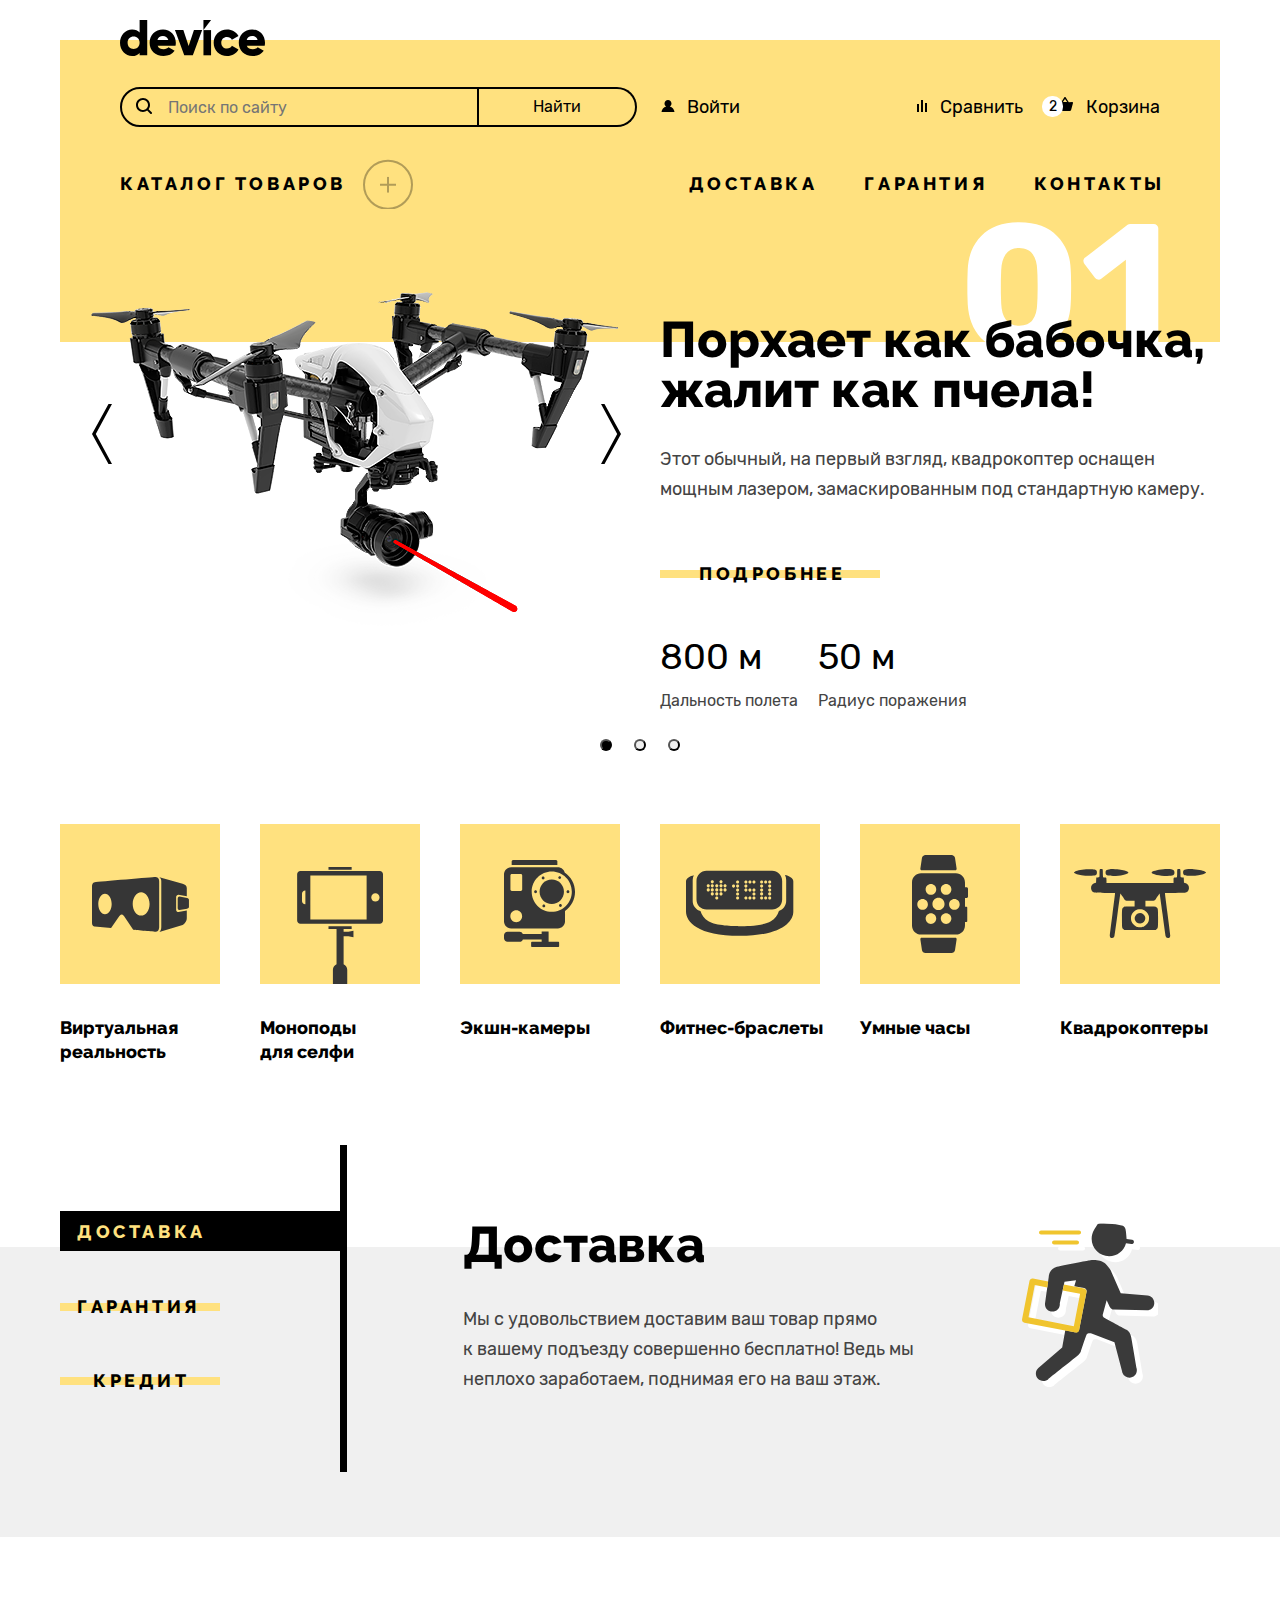
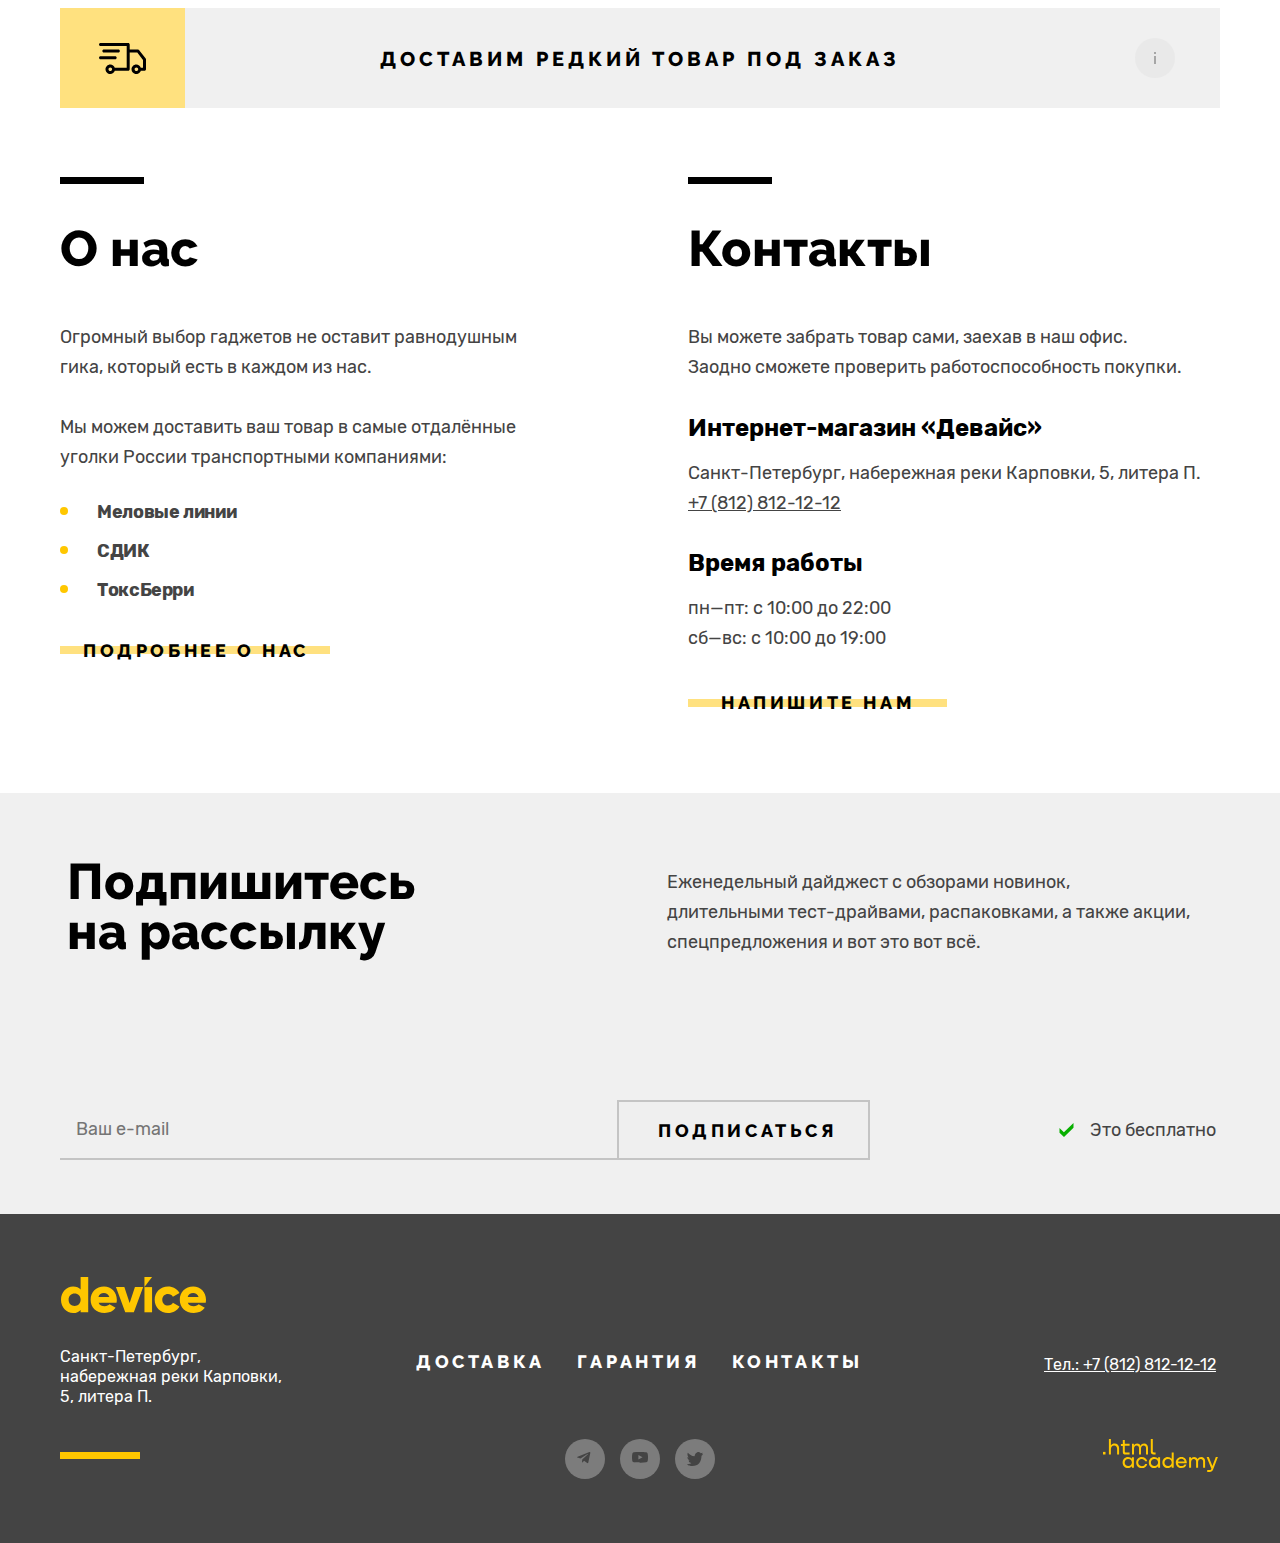
<file: index.html>
<!DOCTYPE html>
<html lang="ru">

  <head>
    <meta charset="utf-8">
    <title>HTML Academy: Девайс</title>
    <link rel="stylesheet" href="styles/styles.css">
    <link rel="icon" href="favicon.ico">
    <link rel="icon" type="image/png" sizes="32x32" href="images/favicon.png">
  </head>
  <body>
    <div class="page-container">
      <header class="main-header">
        <nav class="header-navigation">
          <a href="#" class="header-navigation-link">
            <svg class="navigation-svg" width="145" height="36" viewBox="0 0 145 36" xmlns="http://www.w3.org/2000/svg">
              <path
                d="M27.2188 0V35.3H19.6135V32.9C17.9124 34.8 15.5107 36 12.1084 36C5.5038 36 0 30.2 0 22.7C0 15.2 5.5038 9.4 12.1084 9.4C15.5107 9.4 18.0124 10.6 19.6135 12.5V0H27.2188ZM19.6135 22.7C19.6135 18.9 17.1118 16.5 13.6094 16.5C10.107 16.5 7.60524 18.9 7.60524 22.7C7.60524 26.5 10.107 28.9 13.6094 28.9C17.1118 28.8 19.6135 26.5 19.6135 22.7Z"
                fill="black" />
              <path
                d="M43.7298 29.1999C45.8313 29.1999 47.5325 28.3999 48.5332 27.2999L54.6374 30.7999C52.1356 34.1999 48.4331 35.9999 43.6298 35.9999C35.0238 35.9999 29.6201 30.1999 29.6201 22.6999C29.6201 15.1999 35.0238 9.3999 43.0294 9.3999C50.4345 9.3999 55.8382 15.0999 55.8382 22.6999C55.8382 23.7999 55.7381 24.7999 55.538 25.6999H37.6256C38.6263 28.2999 40.9279 29.1999 43.7298 29.1999ZM48.333 20.0999C47.5325 17.1999 45.2309 16.0999 42.9293 16.0999C40.0273 16.0999 38.126 17.4999 37.4255 20.0999H48.333Z"
                fill="black" />
              <path
                d="M82.1563 10.1001L72.8499 35.3001H64.2439L54.9375 10.1001H63.3433L68.647 26.1001L73.9506 10.1001C73.9506 10.1001 82.1563 10.1001 82.1563 10.1001Z"
                fill="black" />
              <path d="M83.458 10.1001H91.0633V35.3001H83.458V10.1001Z" fill="black" />
              <path
                d="M93.665 22.6999C93.665 15.1999 99.369 9.3999 107.074 9.3999C111.978 9.3999 116.281 11.9999 118.482 15.8999L111.878 19.6999C110.977 17.8999 109.176 16.8999 106.974 16.8999C103.672 16.8999 101.27 19.2999 101.27 22.6999C101.27 26.1999 103.672 28.4999 106.974 28.4999C109.176 28.4999 111.077 27.3999 111.878 25.6999L118.482 29.4999C116.381 33.3999 112.078 35.9999 107.074 35.9999C99.369 35.9999 93.665 30.1999 93.665 22.6999Z"
                fill="black" />
              <path
                d="M132.892 29.1999C134.993 29.1999 136.695 28.3999 137.695 27.2999L143.799 30.7999C141.298 34.1999 137.595 35.9999 132.792 35.9999C124.186 35.9999 118.782 30.1999 118.782 22.6999C118.782 15.1999 124.286 9.3999 132.191 9.3999C139.597 9.3999 145 15.0999 145 22.6999C145 23.7999 144.9 24.7999 144.7 25.6999H126.788C127.788 28.2999 130.09 29.1999 132.892 29.1999ZM137.595 20.0999C136.795 17.1999 134.493 16.0999 132.191 16.0999C129.289 16.0999 127.388 17.4999 126.688 20.0999H137.595Z"
                fill="black" />
              <path d="M83.458 0V10.1L91.0633 0H83.458Z" />
            </svg>
          </a>
          <div class="header-top-container">
            <form action="https://echo.htmlacademy.ru" class="finder-form" method="get">
              <input class="finder-field" id="search" type="text" placeholder="Поиск по сайту" name="finder-field"
                required>
              <label for="search" class="finder-label">
                <span class="visually-hidden">Введите фразу для поиска</span>
              </label>
              <button class="find-button" type="submit"><span class="find-span">Найти</span></button>
            </form>
            <ul class="navigation-list">
              <li class="navigation-item navigation-go">
                <a class="navigation-item-link navigation-come" href="catalog.html">Войти</a>
              </li>
              <li class="navigation-item">
                <a class="navigation-item-link navigation-compare" href="#">Сравнить</a>
              </li>
              <li class="navigation-item navigation-basket-item">
                <a class="navigation-item-link navigation-basket" href="#">
                  <span class="navigation-item-span">2</span>
                  Корзина
                </a>
                <div class="basket-container">
                  <p class="basket-text">
                    <a class="basket-link like-selfie" href="#">Любительская<br> селфи-палка</a>
                  </p>
                  <button class="close-button top-button" type="button">
                    <span class="visually-hidden">Убрать товар</span>
                  </button>
                  <p class="basket-text">
                    <a class="basket-link pro-selfie" href="#">Профессиональная<br> селфи-палка</a>
                  </p>
                  <button class="close-button bottom-button" type="button">
                    <span class="visually-hidden">Убрать товар</span>
                  </button>
                  <div class="products-container">
                    <p class="products-text">Товаров: 2</p>
                    <p class="products-text">Сумма: 2000 ₽</p>
                  </div>
                  <button class="basket-button" type="button">
                    <span class="basket-span">Открыть корзину</span>
                  </button>
                </div>
              </li>
            </ul>
          </div>
          <div class="header-bottom-container">
            <div class="submenu-container">
              <a href="#" class="navigation-link">Каталог товаров</a>
              <div class="submenu">
                <div class="submenu-small-container">
                  <ul class="navigation-devices-list">
                    <li class="navigation-devices-item"><a class="navigation-devices-link" href="#">Виртуальная
                        реальность</a>
                    </li>
                    <li class="navigation-devices-item"><a class="navigation-devices-link" href="catalog.html">Моноподы
                        для cелфи</a>
                    </li>
                    <li class="navigation-devices-item"><a class="navigation-devices-link" href="#">Экшн-камеры</a>
                    </li>
                  </ul>
                  <ul class="navigation-devices-list">
                    <li class="navigation-devices-item">
                      <a class="navigation-devices-link" href="#">Фитнес браслеты</a>
                    </li>
                    <li class="navigation-devices-item">
                      <a class="navigation-devices-link" href="#">Умные часы</a>
                    </li>
                  </ul>
                  <ul class="navigation-devices-list">
                    <li class="navigation-devices-item">
                      <a class="navigation-devices-link" href="#">Квадрокоптеры</a>
                    </li>
                  </ul>
                </div>
              </div>
            </div>
            <ul class="navigation-product-list">
              <li class="navigation-product-item">
                <a class="navigation-product-link" href="#">Доставка</a>
              </li>
              <li class="navigation-product-item">
                <a class="navigation-product-link" href="#">Гарантия</a>
              </li>
              <li class="navigation-product-item">
                <a class="navigation-product-link" href="#">Контакты</a>
              </li>
            </ul>
          </div>
        </nav>
      </header>
      <main class="page-main">
        <h1 class="visually-hidden">Магазин Device</h1>
        <section class="slider">
          <h2 class="visually-hidden">
            Ассортимент товаров магазина Device
          </h2>
          <div class="slider-container">
            <button class="slider-button slider-button-left" type="button">
              <span class="visually-hidden">Показать прошлую страницу</span>
            </button>
            <button class="slider-button slider-button-right" type="button">
              <span class="visually-hidden">Показать следующую страницу</span>
            </button>
            <ul class="slider-list">
              <li class="slider-item slider-item-active">
                <img class="slider-image" src="images/quadrocopter.png" width="560" height="560" alt="Квадрокоптер">
                <div class="characters-container">
                  <p class="slider-title-text">Порхает как бабочка, жалит как пчела!</p>
                  <p class="slider-text">
                    Этот обычный, на первый взгляд, квадрокоптер оснащен<br> мощным лазером, замаскированным под
                    стандартную
                    камеру.
                  </p>
                  <button class="yellow-link yellow-more">Подробнее</button>
                  <ul class="character-list">
                    <li class="character-item">
                      <span class="slider-span">800 м</span>
                      <span class="character-span">Дальность полета</span>
                    </li>
                    <li class="character-item">
                      <span class="slider-span">50 м</span>
                      <span class="character-span">Радиус поражения</span>
                    </li>
                  </ul>
                </div>
              </li>
              <li class="slider-item slider-watch">
                <img class="slider-image" src="images/smart-watch.png" width="560" height="560" alt="Умные часы">
                <div class="characters-container">
                  <p class="slider-title-text second-slide">Худеем правильно!</p>
                  <p class="slider-text">
                    Мотивирующие фитнес-браслеты помогут найти в себе силы не пропускать занятия и соблюдать диету.
                  </p>
                  <p class="yellow-text">
                    <a href="#" class="yellow-link yellow-more">Подробнее</a>
                  </p>
                  <ul class="character-list">
                    <li class="character-item">
                      <span class="slider-span">48 часов</span>
                      <span class="character-span">без подзарядки</span>
                    </li>
                  </ul>
                </div>
              </li>
              <li class="slider-item slider-selfie">
                <img class="slider-image" src="images/selfie.png" width="560" height="560" alt="Селфи палки">
                <div class="characters-container">
                  <p class="slider-title-text third-slide">Делай селфи, как Бен Стиллер! </p>
                  <p class="slider-text">
                    Самая длинная палка для селфи доступна в нашем магазине. Восемь (Восемь, Карл!) метров длиной и
                    весом всего 5 кг.
                  </p>
                  <p class="yellow-text">
                    <a href="#" class="yellow-link yellow-more">Подробнее</a>
                  </p>
                  <ul class="character-list">
                    <li class="character-item">
                      <span class="slider-span">8,5 м</span>
                      <span class="character-span">Длина палки</span>
                    </li>
                    <li class="character-item">
                      <span class="slider-span">5 кг</span>
                      <span class="character-span">Вес палки</span>
                    </li>
                    <li class="character-item">
                      <span class="slider-span">Карбон</span>
                      <span class="character-span">Материал</span>
                    </li>
                  </ul>
                </div>
            </ul>
            <ul class="bulits-list">
              <li class="bulit-item">
                <button class="bulit-button bulit-current">
                  <span class="visually-hidden">Показать первую страницу</span>
                </button>
              </li>
              <li class="bulit-item">
                <button class="bulit-button">
                  <span class="visually-hidden">Показать вторую страницу</span>
                </button>
              </li>
              <li class="bulit-item">
                <button class="bulit-button">
                  <span class="visually-hidden">Показать третью страницу</span>
                </button>
              </li>
            </ul>
          </div>
        </section>
        <section class="devices">
          <h2 class="visually-hidden">Список-товаров</h2>
          <ul class="devices-list">
            <li class="devices-item">
              <a class="devices-link virt-real" href="#">Виртуальная реальность</a>
            </li>
            <li class="devices-item">
              <a class="devices-link monopods" href="catalog.html">Моноподы<br> для селфи</a>
            </li>
            <li class="devices-item">
              <a class="devices-link cameras" href="#">Экшн-камеры</a>
            </li>
            <li class="devices-item">
              <a class="devices-link fitness" href="#">Фитнес-браслеты</a>
            </li>
            <li class="devices-item">
              <a class="devices-link watch" href="#">Умные часы</a>
            </li>
            <li class="devices-item">
              <a class="devices-link copters" href="#">Квадрокоптеры</a>
            </li>
          </ul>
        </section>
        <section class="services">
          <div class="services-container">
            <div class="service-container">
              <h2 class="visually-hidden">Услуги магазина</h2>
              <ul class="services-list">
                <li class="services-item black-button">
                  <button class="services-link yellow-link black-link">Доставка</button>
                </li>
                <li class="services-item guarantee-item">
                  <button class="services-link yellow-link yellow-guarantee">Гарантия</button>
                </li>
                <li class="services-item">
                  <button class=" services-link yellow-link yellow-credit">Кредит</button>
                </li>
              </ul>
              <ul class="service-list">
                <li class="service-item current-item delivery-service-item">
                  <p class="service-text"><span class="service-span">Доставка</span>Мы с удовольствием доставим ваш
                    товар прямо<br>
                    к вашему подъезду совершенно бесплатно! Ведь мы неплохо заработаем, поднимая его на ваш этаж.</p>
                </li>
                <li class="service-item guarantee-service-item">
                  <p class="service-text"><span class="service-span">Гарантия</span>Если из-за возгорания купленного у
                    нас товара у вас
                    сгорит дом — не переживайте, мы выдадим вам новый. Товар, не дом, конечно же.</p>
                </li>
                <li class="service-item credit-service-item">
                  <p class="service-text"><span class="service-span">Кредит</span>Залезть в долговую яму стало проще!
                    Кредитные консультанты подберут для вас наиболее выгодные условия кредита. Выгодные для банка,
                    разумеется.
                  </p>
                </li>
              </ul>
            </div>
          </div>
          <div class="rare-container">
            <a href="#" class="services-link-rare">Доставим редкий товар под заказ</a>
          </div>
        </section>
        <div class="about-container">
          <section class="about">
            <h2 class="about-title">О нас</h2>
            <p class="about-text">Огромный выбор гаджетов не оставит равнодушным гика, который есть в каждом из нас.
            </p>
            <p class="about-text">Мы можем доставить ваш товар в самые отдалённые уголки России транспортными
              компаниями:
            </p>
            <ul class="about-list">
              <li class="about-item">
                <p class="about-item-text">Меловые линии</p>
              </li>
              <li class="about-item">
                <p class="about-item-text">СДИК</p>
              </li>
              <li class="about-item">
                <p class="about-item-text">ТоксБерри</p>
              </li>
            </ul>
            <a class="yellow-link yellow-link-about" href="#">Подробнее о нас</a>
          </section>
          <section class="contacts">
            <h2 class="contacts-title">Контакты</h2>
            <p class="contacts-text">Вы можете забрать товар сами, заехав в наш офис.
              Заодно сможете проверить работоспособность покупки. </p>
            <ul class="contacts-list">
              <li class="contacts-item">
                <p class="contacts-item-text">Интернет-магазин «Девайс»</p>
                <address class="contacts-address">Санкт-Петербург, набережная реки Карповки, 5, литера П.</address>
                <p class="tel-text">
                  <a class="contacts-tel" href="+7(812)812-12-12">+7 (812) 812-12-12</a>
                </p>
              </li>
              <li class="contacts-item">
                <p class="contacts-item-text">Время работы</p>
                <p class="contacts-text time-of-work">пн—пт: с 10:00 до 22:00<br>
                  сб—вс: с 10:00 до 19:00</p>
              </li>
            </ul>
            <a class="yellow-link yellow-link-contacts" href="#">Напишите нам</a>
          </section>
        </div>
        <section class="subscribe">
          <div class="subscribe-top-container">
            <h2 class="subscribe-title">Подпишитесь на рассылку</h2>
            <p class="subscribe-text">Еженедельный дайджест с обзорами новинок,<br>
              длительными тест-драйвами, распаковками, а также акции, спецпредложения и вот это вот всё.</p>
          </div>
          <div class="subscribe-bottom-container">
            <form action="https://echo.htmlacademy.ru" class="subscribe-form" method="post">
              <input class="subscribe-field" type="email" placeholder="Ваш e-mail" name="subscribe-field" required>
              <button class="subscribe-button" type="submit"><span
                  class="subscribe-button-span">Подписаться</span></button>
            </form>
            <p class="subscribe-free-text">Это бесплатно</p>
          </div>
        </section>
      </main>
      <footer class="main-footer">
        <div class="footer-container">
          <section class="footer-contacts">
            <h2 class="visually-hidden">Контакты</h2>
            <a href="#" class="contacts-link">
              <svg class="contacts-image" width="145" height="36" viewBox="0 0 145 36"
                xmlns="http://www.w3.org/2000/svg">
                <path
                  d="M27.2187 0V35.3H19.6135V32.9C17.9123 34.8 15.5107 36 12.1083 36C5.50379 36 0 30.2 0 22.7C0 15.2 5.50379 9.4 12.1083 9.4C15.5107 9.4 18.0124 10.6 19.6135 12.5V0H27.2187ZM19.6135 22.7C19.6135 18.9 17.1118 16.5 13.6094 16.5C10.107 16.5 7.60523 18.9 7.60523 22.7C7.60523 26.5 10.107 28.9 13.6094 28.9C17.1118 28.8 19.6135 26.5 19.6135 22.7Z"
                  fill="#FFC700" />
                <path
                  d="M43.7302 29.1999C45.8316 29.1999 47.5328 28.3999 48.5335 27.2999L54.6377 30.7999C52.136 34.1999 48.4334 35.9999 43.6301 35.9999C35.0242 35.9999 29.6205 30.1999 29.6205 22.6999C29.6205 15.1999 35.0242 9.3999 43.0297 9.3999C50.4348 9.3999 55.8385 15.0999 55.8385 22.6999C55.8385 23.7999 55.7385 24.7999 55.5383 25.6999H37.626C38.6267 28.2999 40.9283 29.1999 43.7302 29.1999ZM48.3334 20.0999C47.5328 17.1999 45.2312 16.0999 42.9296 16.0999C40.0276 16.0999 38.1263 17.4999 37.4259 20.0999H48.3334Z"
                  fill="#FFC700" />
                <path
                  d="M82.1564 10.1001L72.85 35.3001H64.2441L54.9377 10.1001H63.3435L68.6471 26.1001L73.9508 10.1001C73.9508 10.1001 82.1564 10.1001 82.1564 10.1001Z"
                  fill="#FFC700" />
                <path d="M83.4574 10.1001H91.0626V35.3001H83.4574V10.1001Z" fill="#FFC700" />
                <path
                  d="M93.6646 22.6999C93.6646 15.1999 99.3685 9.3999 107.074 9.3999C111.977 9.3999 116.28 11.9999 118.482 15.8999L111.877 19.6999C110.976 17.8999 109.175 16.8999 106.974 16.8999C103.671 16.8999 101.27 19.2999 101.27 22.6999C101.27 26.1999 103.671 28.4999 106.974 28.4999C109.175 28.4999 111.077 27.3999 111.877 25.6999L118.482 29.4999C116.38 33.3999 112.077 35.9999 107.074 35.9999C99.3685 35.9999 93.6646 30.1999 93.6646 22.6999Z"
                  fill="#FFC700" />
                <path
                  d="M132.892 29.1999C134.993 29.1999 136.694 28.3999 137.695 27.2999L143.799 30.7999C141.297 34.1999 137.595 35.9999 132.792 35.9999C124.186 35.9999 118.782 30.1999 118.782 22.6999C118.782 15.1999 124.286 9.3999 132.191 9.3999C139.596 9.3999 145 15.0999 145 22.6999C145 23.7999 144.9 24.7999 144.7 25.6999H126.787C127.788 28.2999 130.09 29.1999 132.892 29.1999ZM137.595 20.0999C136.794 17.1999 134.493 16.0999 132.191 16.0999C129.289 16.0999 127.388 17.4999 126.687 20.0999H137.595Z"
                  fill="#FFC700" />
                <path d="M83.4574 0V10.1L91.0626 0H83.4574Z" fill="#FFC700" />
              </svg>
            </a>
            <div class="footer-contacts-container">
              <div class="small-footer-contacts">
                <address class="contacts-footer-address">Санкт-Петербург, набережная
                  реки Карповки, 5, литера П.</address>
                <ul class="contacts-footer-list">
                  <li class="contacts-footer-item">
                    <a class="contacts-footer-link" href="#">Доставка</a>
                  </li>
                  <li class="contacts-footer-item">
                    <a class="contacts-footer-link" href="#">Гарантия</a>
                  </li>
                  <li class="contacts-footer-item">
                    <a class="contacts-footer-link" href="#">Контакты</a>
                  </li>
                </ul>
              </div>
              <p class="footer-tel-text">
                <a class="contacts-footer-tel" href="Тел.:+7(812)812-12-12">Тел.: +7 (812) 812-12-12</a>
              </p>
            </div>
            <div class="footer-bottom-container">
              <ul class="contacts-image-list">
                <li class="contacts-image-item">
                  <a class="contacts-image-link" href="https://t.me/htmlacademy">
                    <img class="contact-image" src="images/telegram.svg" alt="telegram">
                  </a>
                </li>
                <li class="contacts-image-item">
                  <a class="contacts-image-link" href="https://www.youtube.com/user/htmlacademyru">
                    <img class="contact-image" src="images/youtube.svg" alt="youtube">
                  </a>
                </li>
                <li class="contacts-image-item">
                  <a class="contacts-image-link" href="https://twitter.com/htmlacademy_ru">
                    <img class="contact-image" src="images/twitter.svg" alt="twitter">
                  </a>
                </li>
              </ul>
              <a class="html-academy-link" href="https://htmlacademy.ru/">
                <svg class="html-academy-svg" width="115" height="33" viewBox="0 0 115 33"
                  xmlns="http://www.w3.org/2000/svg">
                  <path d="M0 12.9V15.5H2.5V12.9H0Z" />
                  <path
                    d="M11.6 4.5C10 4.5 8.8 5.2 8 6.2H7.9V0H5.9V15.5H7.9V10.2C7.9 8.1 9.2 6.6 11.2 6.6C13 6.6 14.1 8 14.1 9.8V15.5H16.1V9.4C16.2 6.4 14.3 4.5 11.6 4.5Z" />
                  <path
                    d="M26.6 4.8H21.8V1.1H19.8V4.9H17.9V6.9H19.8V12.9C19.8 14.6 20.8 15.6 22.5 15.6H26.6V13.6H22.9C22.2 13.6 21.8 13.2 21.8 12.5V6.8H26.6V4.8Z" />
                  <path
                    d="M41.1 4.6C39.5 4.6 38.2 5.4 37.6 6.7H37.5C36.9 5.5 35.7 4.6 34.1 4.6C32.7 4.6 31.6 5.4 31 6.4H30.9V4.8H29V15.4H31V10C31 8 32 6.5 33.6 6.5C35.1 6.5 36 7.5 36 9.1V15.4H38V9.8C38 7.4 39.4 6.5 40.6 6.5C42.1 6.5 43 7.5 43 9.1V15.4H45V8.9C45.1 6.4 43.6 4.6 41.1 4.6Z" />
                  <path
                    d="M47.8 12.7C47.8 14.4 48.8 15.4 50.6 15.4H52.6V13.4H50.9C50.2 13.4 49.8 13 49.8 12.3V0H47.8V12.7Z" />
                  <path
                    d="M28.9 19.7C28 18.6 26.7 17.9 25 17.9C21.9 17.9 19.6 20.2 19.6 23.5C19.6 26.8 21.9 29.1 25 29.1C26.8 29.1 28 28.3 28.8 27.2H28.9V28.8H30.9V18.2H28.9V19.7ZM25.3 27.1C23.1 27.1 21.7 25.5 21.7 23.5C21.7 21.5 23.1 19.9 25.3 19.9C27.5 19.9 28.9 21.5 28.9 23.5C28.9 25.4 27.5 27.1 25.3 27.1Z" />
                  <path
                    d="M44.2 22C43.7 19.6 41.6 17.9 38.8 17.9C35.4 17.9 33.2 20.4 33.2 23.5C33.2 26.6 35.4 29.1 38.8 29.1C41.6 29.1 43.7 27.3 44.2 24.9H42.1C41.7 26.2 40.4 27.2 38.8 27.2C36.6 27.2 35.2 25.6 35.2 23.6C35.2 21.6 36.6 20 38.8 20C40.4 20 41.6 21 42.1 22.2H44.2V22Z" />
                  <path
                    d="M55.1 19.7C54.2 18.6 52.9 17.9 51.2 17.9C48.1 17.9 45.8 20.2 45.8 23.5C45.8 26.8 48.1 29.1 51.2 29.1C53 29.1 54.2 28.3 55 27.2H55.1V28.8H57.1V18.2H55.1V19.7ZM51.5 27.1C49.3 27.1 47.9 25.5 47.9 23.5C47.9 21.5 49.3 19.9 51.5 19.9C53.7 19.9 55.1 21.5 55.1 23.5C55.1 25.4 53.6 27.1 51.5 27.1Z" />
                  <path
                    d="M68.7 19.8C67.8 18.7 66.5 17.9 64.8 17.9C61.7 17.9 59.4 20.2 59.4 23.5C59.4 26.8 61.6 29.1 64.8 29.1C66.5 29.1 67.8 28.3 68.6 27.3H68.7V28.8H70.7V13.4H68.7V19.8ZM65.1 27.1C62.9 27.1 61.5 25.5 61.5 23.5C61.5 21.5 62.9 19.9 65.1 19.9C67.3 19.9 68.7 21.5 68.7 23.5C68.6 25.5 67.2 27.1 65.1 27.1Z" />
                  <path
                    d="M78.3 17.9C75 17.9 72.8 20.4 72.8 23.5C72.8 26.5 74.9 29.1 78.3 29.1C80.8 29.1 82.8 27.8 83.5 25.5H81.4C80.9 26.5 79.8 27.1 78.4 27.1C76.5 27.1 75.1 25.8 75 24.2H83.8C84 20.6 81.8 17.9 78.3 17.9ZM78.3 19.8C80 19.8 81.3 20.8 81.6 22.4H75.1C75.4 20.9 76.6 19.8 78.3 19.8Z" />
                  <path
                    d="M98.2 17.9C96.6 17.9 95.3 18.7 94.6 19.9H94.5C93.9 18.7 92.7 17.9 91.1 17.9C89.7 17.9 88.6 18.6 88 19.7V18.2H86.1V28.8H88.1V23.4C88.1 21.4 89.1 20 90.7 19.9C92.2 19.9 93.1 20.9 93.1 22.5V28.8H95.1V23.2C95.1 20.8 96.5 19.9 97.7 19.9C99.2 19.9 100.1 20.9 100.1 22.5V28.8H102.1V22.3C102.2 19.7 100.7 17.9 98.2 17.9Z" />
                  <path
                    d="M109.4 27L105.8 18.1H103.6L108.4 29.7C108.1 30.6 107.7 30.9 106.7 30.9H104.2V32.9H106.7C108.5 32.9 109.5 32.1 110.2 30.3L114.9 18.1H112.8L109.4 27Z" />
                </svg>
              </a>
            </div>
          </section>
        </div>
      </footer>
      <div class="modal-wrapper">
        <div class="modal modal-auth">
          <h2 class="modal-title">Доставка под заказ</h2>
          <button class="modal-close-button" type="button">
            <span class="visually-hidden">Закрыть модальное окно</span>
          </button>
          <form action="https://echo.htmlacademy.ru" class="modal-form" method="get">
            <div class="form-container">
              <div class="name-container">
                <label class="name-label" for="name-field">Ваше имя</label>
                <input class="name-field" type="text" id="name-field" placeholder="Введите имя" name="your-name"
                  required>
              </div>
              <div class="e-mail-container">
                <label class="name-label" for="email-field">Ваш e-mail:</label>
                <input class="name-field e-mail-field" type="text" id="email-field" placeholder="почта"
                  name="your-e-mail" required>
                <p class="funny">Забавный у вас адрес</p>
              </div>
            </div>
            <div class="market-container">
              <div class="market-small-container">
                <label class="name-label" for="market-field">Что нужно привезти:</label>
                <input class="name-field market-field" type="text" id="market-field" placeholder="В свободной форме"
                  name="your-product" required>
              </div>
              <div class="quantity-container">
                <div class="quantity-top">
                  <label class="name-label how-much-label" for="quantity">Количество:</label>
                  <button class="how-much-button">
                    <span class="visually-hidden">
                      Пояснение
                    </span>
                  </button>
                  <div class="quantity-top-container">
                    <p class="quantity-top-text">
                      Постараемся найти, сколько нужно. Привезём сколько получится по требованиям
                      к провозу багажа.
                    </p>
                  </div>
                </div>
                <div class="quantity-small-container">
                  <button class="quantity-button" type="button">
                    <span class="visually-hidden">Минус</span>
                  </button>
                  <input class=" name-field quantity-input" type="text" placeholder="1" name="quantity" id="quantity"
                    required>
                  <button class="quantity-button button-plus" type="button">
                    <span class="visually-hidden">Плюс</span>
                  </button>
                </div>
              </div>
            </div>
            <button class="yellow-link modal-link" type="button">
              <span class="modal-span">Отправить</span>
            </button>
          </form>
        </div>
      </div>
    </div>
    <script src="./scripts/script.js"></script>
  </body>

</html>
</file>
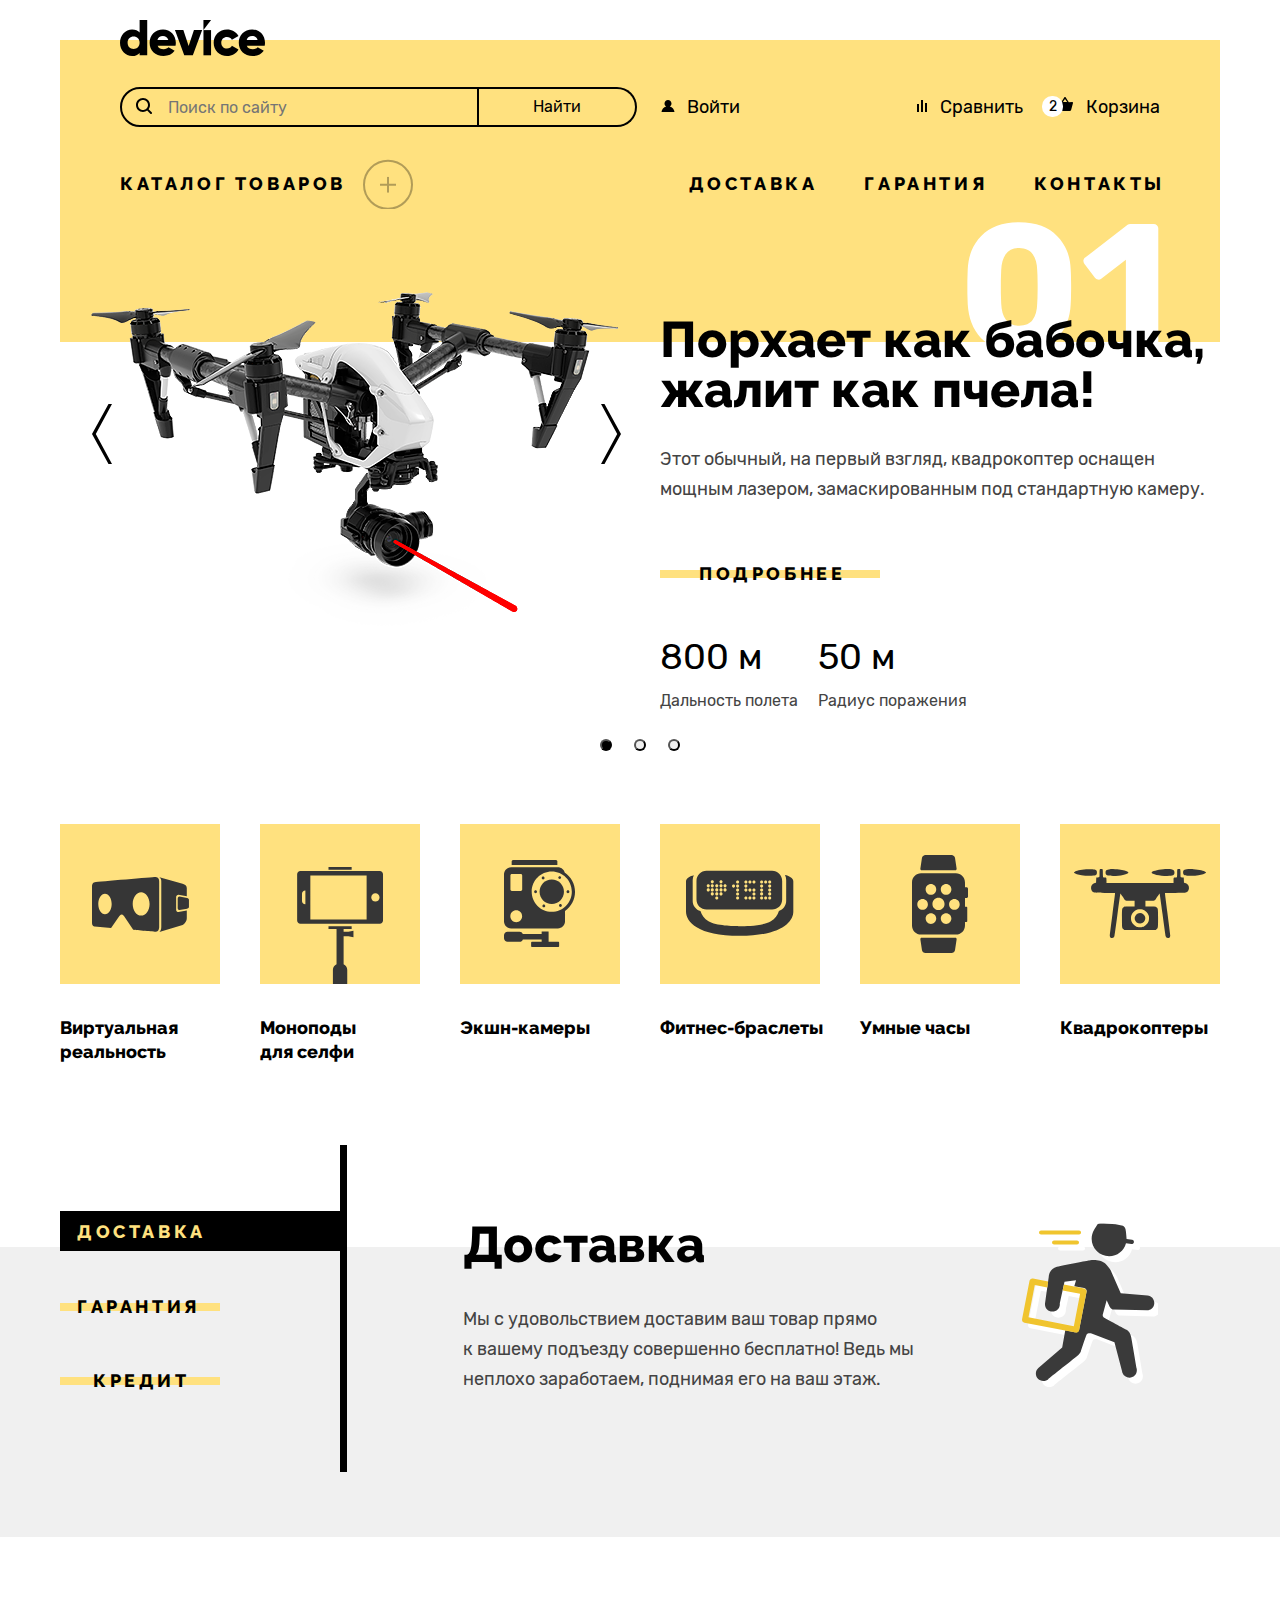
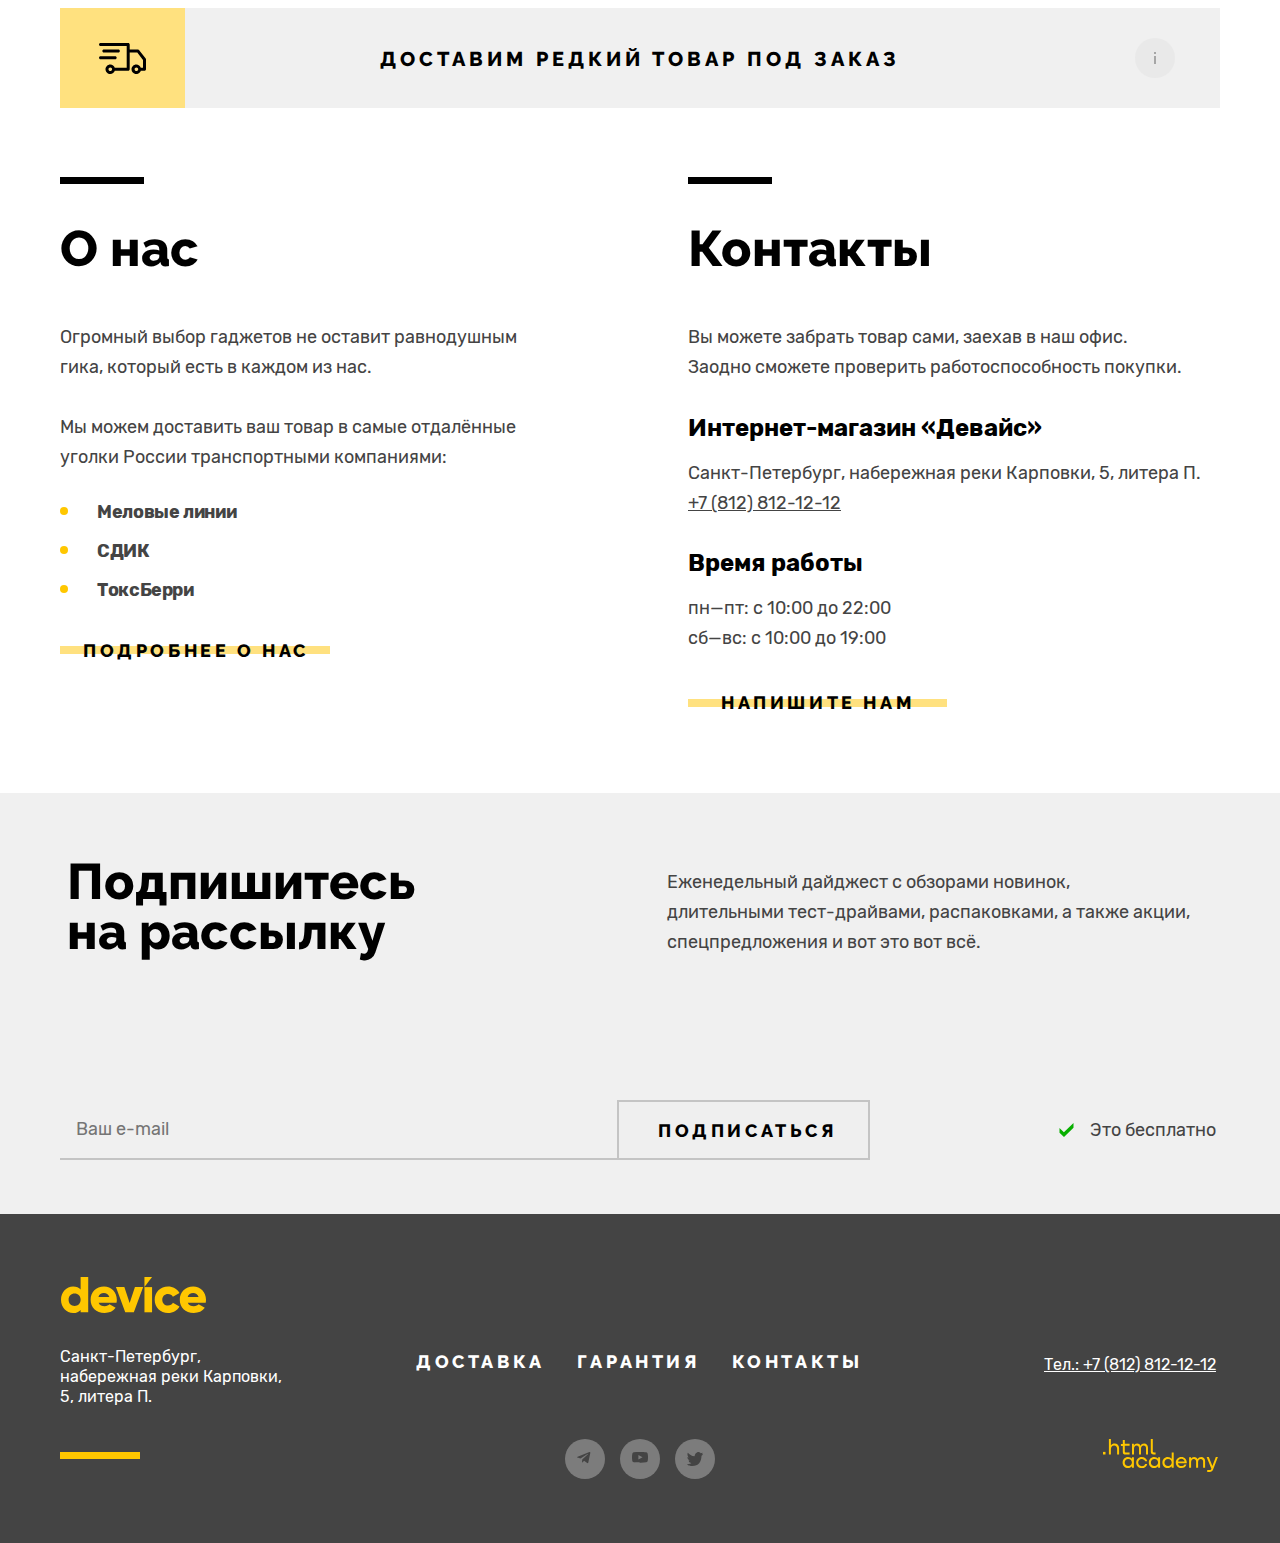
<file: master/index.html>
<!DOCTYPE html>
<html lang="ru">

  <head>
    <meta charset="utf-8">
    <title>HTML Academy: Девайс</title>
    <link rel="stylesheet" href="styles/styles.css">
    <link rel="icon" href="favicon.ico">
    <link rel="icon" type="image/png" sizes="32x32" href="images/favicon.png">
    <base href="https://htmlacademy-htmlcss.github.io/2327405-device-37/master/">
</head>
  <body>
    <div class="page-container">
      <header class="main-header">
        <nav class="header-navigation">
          <a href="#" class="header-navigation-link">
            <svg class="navigation-svg" width="145" height="36" viewBox="0 0 145 36" xmlns="http://www.w3.org/2000/svg">
              <path
                d="M27.2188 0V35.3H19.6135V32.9C17.9124 34.8 15.5107 36 12.1084 36C5.5038 36 0 30.2 0 22.7C0 15.2 5.5038 9.4 12.1084 9.4C15.5107 9.4 18.0124 10.6 19.6135 12.5V0H27.2188ZM19.6135 22.7C19.6135 18.9 17.1118 16.5 13.6094 16.5C10.107 16.5 7.60524 18.9 7.60524 22.7C7.60524 26.5 10.107 28.9 13.6094 28.9C17.1118 28.8 19.6135 26.5 19.6135 22.7Z"
                fill="black" />
              <path
                d="M43.7298 29.1999C45.8313 29.1999 47.5325 28.3999 48.5332 27.2999L54.6374 30.7999C52.1356 34.1999 48.4331 35.9999 43.6298 35.9999C35.0238 35.9999 29.6201 30.1999 29.6201 22.6999C29.6201 15.1999 35.0238 9.3999 43.0294 9.3999C50.4345 9.3999 55.8382 15.0999 55.8382 22.6999C55.8382 23.7999 55.7381 24.7999 55.538 25.6999H37.6256C38.6263 28.2999 40.9279 29.1999 43.7298 29.1999ZM48.333 20.0999C47.5325 17.1999 45.2309 16.0999 42.9293 16.0999C40.0273 16.0999 38.126 17.4999 37.4255 20.0999H48.333Z"
                fill="black" />
              <path
                d="M82.1563 10.1001L72.8499 35.3001H64.2439L54.9375 10.1001H63.3433L68.647 26.1001L73.9506 10.1001C73.9506 10.1001 82.1563 10.1001 82.1563 10.1001Z"
                fill="black" />
              <path d="M83.458 10.1001H91.0633V35.3001H83.458V10.1001Z" fill="black" />
              <path
                d="M93.665 22.6999C93.665 15.1999 99.369 9.3999 107.074 9.3999C111.978 9.3999 116.281 11.9999 118.482 15.8999L111.878 19.6999C110.977 17.8999 109.176 16.8999 106.974 16.8999C103.672 16.8999 101.27 19.2999 101.27 22.6999C101.27 26.1999 103.672 28.4999 106.974 28.4999C109.176 28.4999 111.077 27.3999 111.878 25.6999L118.482 29.4999C116.381 33.3999 112.078 35.9999 107.074 35.9999C99.369 35.9999 93.665 30.1999 93.665 22.6999Z"
                fill="black" />
              <path
                d="M132.892 29.1999C134.993 29.1999 136.695 28.3999 137.695 27.2999L143.799 30.7999C141.298 34.1999 137.595 35.9999 132.792 35.9999C124.186 35.9999 118.782 30.1999 118.782 22.6999C118.782 15.1999 124.286 9.3999 132.191 9.3999C139.597 9.3999 145 15.0999 145 22.6999C145 23.7999 144.9 24.7999 144.7 25.6999H126.788C127.788 28.2999 130.09 29.1999 132.892 29.1999ZM137.595 20.0999C136.795 17.1999 134.493 16.0999 132.191 16.0999C129.289 16.0999 127.388 17.4999 126.688 20.0999H137.595Z"
                fill="black" />
              <path d="M83.458 0V10.1L91.0633 0H83.458Z" />
            </svg>
          </a>
          <div class="header-top-container">
            <form action="https://echo.htmlacademy.ru" class="finder-form" method="get">
              <input class="finder-field" id="search" type="text" placeholder="Поиск по сайту" name="finder-field"
                required>
              <label for="search" class="finder-label">
                <span class="visually-hidden">Введите фразу для поиска</span>
              </label>
              <button class="find-button" type="submit"><span class="find-span">Найти</span></button>
            </form>
            <ul class="navigation-list">
              <li class="navigation-item navigation-go">
                <a class="navigation-item-link navigation-come" href="catalog.html">Войти</a>
              </li>
              <li class="navigation-item">
                <a class="navigation-item-link navigation-compare" href="#">Сравнить</a>
              </li>
              <li class="navigation-item navigation-basket-item">
                <a class="navigation-item-link navigation-basket" href="#">
                  <span class="navigation-item-span">2</span>
                  Корзина
                </a>
                <div class="basket-container">
                  <p class="basket-text">
                    <a class="basket-link like-selfie" href="#">Любительская<br> селфи-палка</a>
                  </p>
                  <button class="close-button top-button" type="button">
                    <span class="visually-hidden">Убрать товар</span>
                  </button>
                  <p class="basket-text">
                    <a class="basket-link pro-selfie" href="#">Профессиональная<br> селфи-палка</a>
                  </p>
                  <button class="close-button bottom-button" type="button">
                    <span class="visually-hidden">Убрать товар</span>
                  </button>
                  <div class="products-container">
                    <p class="products-text">Товаров: 2</p>
                    <p class="products-text">Сумма: 2000 ₽</p>
                  </div>
                  <button class="basket-button" type="button">
                    <span class="basket-span">Открыть корзину</span>
                  </button>
                </div>
              </li>
            </ul>
          </div>
          <div class="header-bottom-container">
            <div class="submenu-container">
              <a href="#" class="navigation-link">Каталог товаров</a>
              <div class="submenu">
                <div class="submenu-small-container">
                  <ul class="navigation-devices-list">
                    <li class="navigation-devices-item"><a class="navigation-devices-link" href="#">Виртуальная
                        реальность</a>
                    </li>
                    <li class="navigation-devices-item"><a class="navigation-devices-link" href="catalog.html">Моноподы
                        для cелфи</a>
                    </li>
                    <li class="navigation-devices-item"><a class="navigation-devices-link" href="#">Экшн-камеры</a>
                    </li>
                  </ul>
                  <ul class="navigation-devices-list">
                    <li class="navigation-devices-item">
                      <a class="navigation-devices-link" href="#">Фитнес браслеты</a>
                    </li>
                    <li class="navigation-devices-item">
                      <a class="navigation-devices-link" href="#">Умные часы</a>
                    </li>
                  </ul>
                  <ul class="navigation-devices-list">
                    <li class="navigation-devices-item">
                      <a class="navigation-devices-link" href="#">Квадрокоптеры</a>
                    </li>
                  </ul>
                </div>
              </div>
            </div>
            <ul class="navigation-product-list">
              <li class="navigation-product-item">
                <a class="navigation-product-link" href="#">Доставка</a>
              </li>
              <li class="navigation-product-item">
                <a class="navigation-product-link" href="#">Гарантия</a>
              </li>
              <li class="navigation-product-item">
                <a class="navigation-product-link" href="#">Контакты</a>
              </li>
            </ul>
          </div>
        </nav>
      </header>
      <main class="page-main">
        <h1 class="visually-hidden">Магазин Device</h1>
        <section class="slider">
          <h2 class="visually-hidden">
            Ассортимент товаров магазина Device
          </h2>
          <div class="slider-container">
            <button class="slider-button slider-button-left" type="button">
              <span class="visually-hidden">Показать прошлую страницу</span>
            </button>
            <button class="slider-button slider-button-right" type="button">
              <span class="visually-hidden">Показать следующую страницу</span>
            </button>
            <ul class="slider-list">
              <li class="slider-item slider-item-active">
                <img class="slider-image" src="images/quadrocopter.png" width="560" height="560" alt="Квадрокоптер">
                <div class="characters-container">
                  <p class="slider-title-text">Порхает как бабочка, жалит как пчела!</p>
                  <p class="slider-text">
                    Этот обычный, на первый взгляд, квадрокоптер оснащен<br> мощным лазером, замаскированным под
                    стандартную
                    камеру.
                  </p>
                  <button class="yellow-link yellow-more">Подробнее</button>
                  <ul class="character-list">
                    <li class="character-item">
                      <span class="slider-span">800 м</span>
                      <span class="character-span">Дальность полета</span>
                    </li>
                    <li class="character-item">
                      <span class="slider-span">50 м</span>
                      <span class="character-span">Радиус поражения</span>
                    </li>
                  </ul>
                </div>
              </li>
              <li class="slider-item slider-watch">
                <img class="slider-image" src="images/smart-watch.png" width="560" height="560" alt="Умные часы">
                <div class="characters-container">
                  <p class="slider-title-text second-slide">Худеем правильно!</p>
                  <p class="slider-text">
                    Мотивирующие фитнес-браслеты помогут найти в себе силы не пропускать занятия и соблюдать диету.
                  </p>
                  <p class="yellow-text">
                    <a href="#" class="yellow-link yellow-more">Подробнее</a>
                  </p>
                  <ul class="character-list">
                    <li class="character-item">
                      <span class="slider-span">48 часов</span>
                      <span class="character-span">без подзарядки</span>
                    </li>
                  </ul>
                </div>
              </li>
              <li class="slider-item slider-selfie">
                <img class="slider-image" src="images/selfie.png" width="560" height="560" alt="Селфи палки">
                <div class="characters-container">
                  <p class="slider-title-text third-slide">Делай селфи, как Бен Стиллер! </p>
                  <p class="slider-text">
                    Самая длинная палка для селфи доступна в нашем магазине. Восемь (Восемь, Карл!) метров длиной и
                    весом всего 5 кг.
                  </p>
                  <p class="yellow-text">
                    <a href="#" class="yellow-link yellow-more">Подробнее</a>
                  </p>
                  <ul class="character-list">
                    <li class="character-item">
                      <span class="slider-span">8,5 м</span>
                      <span class="character-span">Длина палки</span>
                    </li>
                    <li class="character-item">
                      <span class="slider-span">5 кг</span>
                      <span class="character-span">Вес палки</span>
                    </li>
                    <li class="character-item">
                      <span class="slider-span">Карбон</span>
                      <span class="character-span">Материал</span>
                    </li>
                  </ul>
                </div>
            </ul>
            <ul class="bulits-list">
              <li class="bulit-item">
                <button class="bulit-button bulit-current">
                  <span class="visually-hidden">Показать первую страницу</span>
                </button>
              </li>
              <li class="bulit-item">
                <button class="bulit-button">
                  <span class="visually-hidden">Показать вторую страницу</span>
                </button>
              </li>
              <li class="bulit-item">
                <button class="bulit-button">
                  <span class="visually-hidden">Показать третью страницу</span>
                </button>
              </li>
            </ul>
          </div>
        </section>
        <section class="devices">
          <h2 class="visually-hidden">Список-товаров</h2>
          <ul class="devices-list">
            <li class="devices-item">
              <a class="devices-link virt-real" href="#">Виртуальная реальность</a>
            </li>
            <li class="devices-item">
              <a class="devices-link monopods" href="catalog.html">Моноподы<br> для селфи</a>
            </li>
            <li class="devices-item">
              <a class="devices-link cameras" href="#">Экшн-камеры</a>
            </li>
            <li class="devices-item">
              <a class="devices-link fitness" href="#">Фитнес-браслеты</a>
            </li>
            <li class="devices-item">
              <a class="devices-link watch" href="#">Умные часы</a>
            </li>
            <li class="devices-item">
              <a class="devices-link copters" href="#">Квадрокоптеры</a>
            </li>
          </ul>
        </section>
        <section class="services">
          <div class="services-container">
            <div class="service-container">
              <h2 class="visually-hidden">Услуги магазина</h2>
              <ul class="services-list">
                <li class="services-item black-button">
                  <button class="services-link yellow-link black-link">Доставка</button>
                </li>
                <li class="services-item guarantee-item">
                  <button class="services-link yellow-link yellow-guarantee">Гарантия</button>
                </li>
                <li class="services-item">
                  <button class=" services-link yellow-link yellow-credit">Кредит</button>
                </li>
              </ul>
              <ul class="service-list">
                <li class="service-item current-item delivery-service-item">
                  <p class="service-text"><span class="service-span">Доставка</span>Мы с удовольствием доставим ваш
                    товар прямо<br>
                    к вашему подъезду совершенно бесплатно! Ведь мы неплохо заработаем, поднимая его на ваш этаж.</p>
                </li>
                <li class="service-item guarantee-service-item">
                  <p class="service-text"><span class="service-span">Гарантия</span>Если из-за возгорания купленного у
                    нас товара у вас
                    сгорит дом — не переживайте, мы выдадим вам новый. Товар, не дом, конечно же.</p>
                </li>
                <li class="service-item credit-service-item">
                  <p class="service-text"><span class="service-span">Кредит</span>Залезть в долговую яму стало проще!
                    Кредитные консультанты подберут для вас наиболее выгодные условия кредита. Выгодные для банка,
                    разумеется.
                  </p>
                </li>
              </ul>
            </div>
          </div>
          <div class="rare-container">
            <a href="#" class="services-link-rare">Доставим редкий товар под заказ</a>
          </div>
        </section>
        <div class="about-container">
          <section class="about">
            <h2 class="about-title">О нас</h2>
            <p class="about-text">Огромный выбор гаджетов не оставит равнодушным гика, который есть в каждом из нас.
            </p>
            <p class="about-text">Мы можем доставить ваш товар в самые отдалённые уголки России транспортными
              компаниями:
            </p>
            <ul class="about-list">
              <li class="about-item">
                <p class="about-item-text">Меловые линии</p>
              </li>
              <li class="about-item">
                <p class="about-item-text">СДИК</p>
              </li>
              <li class="about-item">
                <p class="about-item-text">ТоксБерри</p>
              </li>
            </ul>
            <a class="yellow-link yellow-link-about" href="#">Подробнее о нас</a>
          </section>
          <section class="contacts">
            <h2 class="contacts-title">Контакты</h2>
            <p class="contacts-text">Вы можете забрать товар сами, заехав в наш офис.
              Заодно сможете проверить работоспособность покупки. </p>
            <ul class="contacts-list">
              <li class="contacts-item">
                <p class="contacts-item-text">Интернет-магазин «Девайс»</p>
                <address class="contacts-address">Санкт-Петербург, набережная реки Карповки, 5, литера П.</address>
                <p class="tel-text">
                  <a class="contacts-tel" href="+7(812)812-12-12">+7 (812) 812-12-12</a>
                </p>
              </li>
              <li class="contacts-item">
                <p class="contacts-item-text">Время работы</p>
                <p class="contacts-text time-of-work">пн—пт: с 10:00 до 22:00<br>
                  сб—вс: с 10:00 до 19:00</p>
              </li>
            </ul>
            <a class="yellow-link yellow-link-contacts" href="#">Напишите нам</a>
          </section>
        </div>
        <section class="subscribe">
          <div class="subscribe-top-container">
            <h2 class="subscribe-title">Подпишитесь на рассылку</h2>
            <p class="subscribe-text">Еженедельный дайджест с обзорами новинок,<br>
              длительными тест-драйвами, распаковками, а также акции, спецпредложения и вот это вот всё.</p>
          </div>
          <div class="subscribe-bottom-container">
            <form action="https://echo.htmlacademy.ru" class="subscribe-form" method="post">
              <input class="subscribe-field" type="email" placeholder="Ваш e-mail" name="subscribe-field" required>
              <button class="subscribe-button" type="submit"><span
                  class="subscribe-button-span">Подписаться</span></button>
            </form>
            <p class="subscribe-free-text">Это бесплатно</p>
          </div>
        </section>
      </main>
      <footer class="main-footer">
        <div class="footer-container">
          <section class="footer-contacts">
            <h2 class="visually-hidden">Контакты</h2>
            <a href="#" class="contacts-link">
              <svg class="contacts-image" width="145" height="36" viewBox="0 0 145 36"
                xmlns="http://www.w3.org/2000/svg">
                <path
                  d="M27.2187 0V35.3H19.6135V32.9C17.9123 34.8 15.5107 36 12.1083 36C5.50379 36 0 30.2 0 22.7C0 15.2 5.50379 9.4 12.1083 9.4C15.5107 9.4 18.0124 10.6 19.6135 12.5V0H27.2187ZM19.6135 22.7C19.6135 18.9 17.1118 16.5 13.6094 16.5C10.107 16.5 7.60523 18.9 7.60523 22.7C7.60523 26.5 10.107 28.9 13.6094 28.9C17.1118 28.8 19.6135 26.5 19.6135 22.7Z"
                  fill="#FFC700" />
                <path
                  d="M43.7302 29.1999C45.8316 29.1999 47.5328 28.3999 48.5335 27.2999L54.6377 30.7999C52.136 34.1999 48.4334 35.9999 43.6301 35.9999C35.0242 35.9999 29.6205 30.1999 29.6205 22.6999C29.6205 15.1999 35.0242 9.3999 43.0297 9.3999C50.4348 9.3999 55.8385 15.0999 55.8385 22.6999C55.8385 23.7999 55.7385 24.7999 55.5383 25.6999H37.626C38.6267 28.2999 40.9283 29.1999 43.7302 29.1999ZM48.3334 20.0999C47.5328 17.1999 45.2312 16.0999 42.9296 16.0999C40.0276 16.0999 38.1263 17.4999 37.4259 20.0999H48.3334Z"
                  fill="#FFC700" />
                <path
                  d="M82.1564 10.1001L72.85 35.3001H64.2441L54.9377 10.1001H63.3435L68.6471 26.1001L73.9508 10.1001C73.9508 10.1001 82.1564 10.1001 82.1564 10.1001Z"
                  fill="#FFC700" />
                <path d="M83.4574 10.1001H91.0626V35.3001H83.4574V10.1001Z" fill="#FFC700" />
                <path
                  d="M93.6646 22.6999C93.6646 15.1999 99.3685 9.3999 107.074 9.3999C111.977 9.3999 116.28 11.9999 118.482 15.8999L111.877 19.6999C110.976 17.8999 109.175 16.8999 106.974 16.8999C103.671 16.8999 101.27 19.2999 101.27 22.6999C101.27 26.1999 103.671 28.4999 106.974 28.4999C109.175 28.4999 111.077 27.3999 111.877 25.6999L118.482 29.4999C116.38 33.3999 112.077 35.9999 107.074 35.9999C99.3685 35.9999 93.6646 30.1999 93.6646 22.6999Z"
                  fill="#FFC700" />
                <path
                  d="M132.892 29.1999C134.993 29.1999 136.694 28.3999 137.695 27.2999L143.799 30.7999C141.297 34.1999 137.595 35.9999 132.792 35.9999C124.186 35.9999 118.782 30.1999 118.782 22.6999C118.782 15.1999 124.286 9.3999 132.191 9.3999C139.596 9.3999 145 15.0999 145 22.6999C145 23.7999 144.9 24.7999 144.7 25.6999H126.787C127.788 28.2999 130.09 29.1999 132.892 29.1999ZM137.595 20.0999C136.794 17.1999 134.493 16.0999 132.191 16.0999C129.289 16.0999 127.388 17.4999 126.687 20.0999H137.595Z"
                  fill="#FFC700" />
                <path d="M83.4574 0V10.1L91.0626 0H83.4574Z" fill="#FFC700" />
              </svg>
            </a>
            <div class="footer-contacts-container">
              <div class="small-footer-contacts">
                <address class="contacts-footer-address">Санкт-Петербург, набережная
                  реки Карповки, 5, литера П.</address>
                <ul class="contacts-footer-list">
                  <li class="contacts-footer-item">
                    <a class="contacts-footer-link" href="#">Доставка</a>
                  </li>
                  <li class="contacts-footer-item">
                    <a class="contacts-footer-link" href="#">Гарантия</a>
                  </li>
                  <li class="contacts-footer-item">
                    <a class="contacts-footer-link" href="#">Контакты</a>
                  </li>
                </ul>
              </div>
              <p class="footer-tel-text">
                <a class="contacts-footer-tel" href="Тел.:+7(812)812-12-12">Тел.: +7 (812) 812-12-12</a>
              </p>
            </div>
            <div class="footer-bottom-container">
              <ul class="contacts-image-list">
                <li class="contacts-image-item">
                  <a class="contacts-image-link" href="https://t.me/htmlacademy">
                    <img class="contact-image" src="images/telegram.svg" alt="telegram">
                  </a>
                </li>
                <li class="contacts-image-item">
                  <a class="contacts-image-link" href="https://www.youtube.com/user/htmlacademyru">
                    <img class="contact-image" src="images/youtube.svg" alt="youtube">
                  </a>
                </li>
                <li class="contacts-image-item">
                  <a class="contacts-image-link" href="https://twitter.com/htmlacademy_ru">
                    <img class="contact-image" src="images/twitter.svg" alt="twitter">
                  </a>
                </li>
              </ul>
              <a class="html-academy-link" href="https://htmlacademy.ru/">
                <svg class="html-academy-svg" width="115" height="33" viewBox="0 0 115 33"
                  xmlns="http://www.w3.org/2000/svg">
                  <path d="M0 12.9V15.5H2.5V12.9H0Z" />
                  <path
                    d="M11.6 4.5C10 4.5 8.8 5.2 8 6.2H7.9V0H5.9V15.5H7.9V10.2C7.9 8.1 9.2 6.6 11.2 6.6C13 6.6 14.1 8 14.1 9.8V15.5H16.1V9.4C16.2 6.4 14.3 4.5 11.6 4.5Z" />
                  <path
                    d="M26.6 4.8H21.8V1.1H19.8V4.9H17.9V6.9H19.8V12.9C19.8 14.6 20.8 15.6 22.5 15.6H26.6V13.6H22.9C22.2 13.6 21.8 13.2 21.8 12.5V6.8H26.6V4.8Z" />
                  <path
                    d="M41.1 4.6C39.5 4.6 38.2 5.4 37.6 6.7H37.5C36.9 5.5 35.7 4.6 34.1 4.6C32.7 4.6 31.6 5.4 31 6.4H30.9V4.8H29V15.4H31V10C31 8 32 6.5 33.6 6.5C35.1 6.5 36 7.5 36 9.1V15.4H38V9.8C38 7.4 39.4 6.5 40.6 6.5C42.1 6.5 43 7.5 43 9.1V15.4H45V8.9C45.1 6.4 43.6 4.6 41.1 4.6Z" />
                  <path
                    d="M47.8 12.7C47.8 14.4 48.8 15.4 50.6 15.4H52.6V13.4H50.9C50.2 13.4 49.8 13 49.8 12.3V0H47.8V12.7Z" />
                  <path
                    d="M28.9 19.7C28 18.6 26.7 17.9 25 17.9C21.9 17.9 19.6 20.2 19.6 23.5C19.6 26.8 21.9 29.1 25 29.1C26.8 29.1 28 28.3 28.8 27.2H28.9V28.8H30.9V18.2H28.9V19.7ZM25.3 27.1C23.1 27.1 21.7 25.5 21.7 23.5C21.7 21.5 23.1 19.9 25.3 19.9C27.5 19.9 28.9 21.5 28.9 23.5C28.9 25.4 27.5 27.1 25.3 27.1Z" />
                  <path
                    d="M44.2 22C43.7 19.6 41.6 17.9 38.8 17.9C35.4 17.9 33.2 20.4 33.2 23.5C33.2 26.6 35.4 29.1 38.8 29.1C41.6 29.1 43.7 27.3 44.2 24.9H42.1C41.7 26.2 40.4 27.2 38.8 27.2C36.6 27.2 35.2 25.6 35.2 23.6C35.2 21.6 36.6 20 38.8 20C40.4 20 41.6 21 42.1 22.2H44.2V22Z" />
                  <path
                    d="M55.1 19.7C54.2 18.6 52.9 17.9 51.2 17.9C48.1 17.9 45.8 20.2 45.8 23.5C45.8 26.8 48.1 29.1 51.2 29.1C53 29.1 54.2 28.3 55 27.2H55.1V28.8H57.1V18.2H55.1V19.7ZM51.5 27.1C49.3 27.1 47.9 25.5 47.9 23.5C47.9 21.5 49.3 19.9 51.5 19.9C53.7 19.9 55.1 21.5 55.1 23.5C55.1 25.4 53.6 27.1 51.5 27.1Z" />
                  <path
                    d="M68.7 19.8C67.8 18.7 66.5 17.9 64.8 17.9C61.7 17.9 59.4 20.2 59.4 23.5C59.4 26.8 61.6 29.1 64.8 29.1C66.5 29.1 67.8 28.3 68.6 27.3H68.7V28.8H70.7V13.4H68.7V19.8ZM65.1 27.1C62.9 27.1 61.5 25.5 61.5 23.5C61.5 21.5 62.9 19.9 65.1 19.9C67.3 19.9 68.7 21.5 68.7 23.5C68.6 25.5 67.2 27.1 65.1 27.1Z" />
                  <path
                    d="M78.3 17.9C75 17.9 72.8 20.4 72.8 23.5C72.8 26.5 74.9 29.1 78.3 29.1C80.8 29.1 82.8 27.8 83.5 25.5H81.4C80.9 26.5 79.8 27.1 78.4 27.1C76.5 27.1 75.1 25.8 75 24.2H83.8C84 20.6 81.8 17.9 78.3 17.9ZM78.3 19.8C80 19.8 81.3 20.8 81.6 22.4H75.1C75.4 20.9 76.6 19.8 78.3 19.8Z" />
                  <path
                    d="M98.2 17.9C96.6 17.9 95.3 18.7 94.6 19.9H94.5C93.9 18.7 92.7 17.9 91.1 17.9C89.7 17.9 88.6 18.6 88 19.7V18.2H86.1V28.8H88.1V23.4C88.1 21.4 89.1 20 90.7 19.9C92.2 19.9 93.1 20.9 93.1 22.5V28.8H95.1V23.2C95.1 20.8 96.5 19.9 97.7 19.9C99.2 19.9 100.1 20.9 100.1 22.5V28.8H102.1V22.3C102.2 19.7 100.7 17.9 98.2 17.9Z" />
                  <path
                    d="M109.4 27L105.8 18.1H103.6L108.4 29.7C108.1 30.6 107.7 30.9 106.7 30.9H104.2V32.9H106.7C108.5 32.9 109.5 32.1 110.2 30.3L114.9 18.1H112.8L109.4 27Z" />
                </svg>
              </a>
            </div>
          </section>
        </div>
      </footer>
      <div class="modal-wrapper">
        <div class="modal modal-auth">
          <h2 class="modal-title">Доставка под заказ</h2>
          <button class="modal-close-button" type="button">
            <span class="visually-hidden">Закрыть модальное окно</span>
          </button>
          <form action="https://echo.htmlacademy.ru" class="modal-form" method="get">
            <div class="form-container">
              <div class="name-container">
                <label class="name-label" for="name-field">Ваше имя</label>
                <input class="name-field" type="text" id="name-field" placeholder="Введите имя" name="your-name"
                  required>
              </div>
              <div class="e-mail-container">
                <label class="name-label" for="email-field">Ваш e-mail:</label>
                <input class="name-field e-mail-field" type="text" id="email-field" placeholder="почта"
                  name="your-e-mail" required>
                <p class="funny">Забавный у вас адрес</p>
              </div>
            </div>
            <div class="market-container">
              <div class="market-small-container">
                <label class="name-label" for="market-field">Что нужно привезти:</label>
                <input class="name-field market-field" type="text" id="market-field" placeholder="В свободной форме"
                  name="your-product" required>
              </div>
              <div class="quantity-container">
                <div class="quantity-top">
                  <label class="name-label how-much-label" for="quantity">Количество:</label>
                  <button class="how-much-button">
                    <span class="visually-hidden">
                      Пояснение
                    </span>
                  </button>
                  <div class="quantity-top-container">
                    <p class="quantity-top-text">
                      Постараемся найти, сколько нужно. Привезём сколько получится по требованиям
                      к провозу багажа.
                    </p>
                  </div>
                </div>
                <div class="quantity-small-container">
                  <button class="quantity-button" type="button">
                    <span class="visually-hidden">Минус</span>
                  </button>
                  <input class=" name-field quantity-input" type="text" placeholder="1" name="quantity" id="quantity"
                    required>
                  <button class="quantity-button button-plus" type="button">
                    <span class="visually-hidden">Плюс</span>
                  </button>
                </div>
              </div>
            </div>
            <button class="yellow-link modal-link" type="button">
              <span class="modal-span">Отправить</span>
            </button>
          </form>
        </div>
      </div>
    </div>
    <script src="./scripts/script.js"></script>
  </body>

</html>
</file>
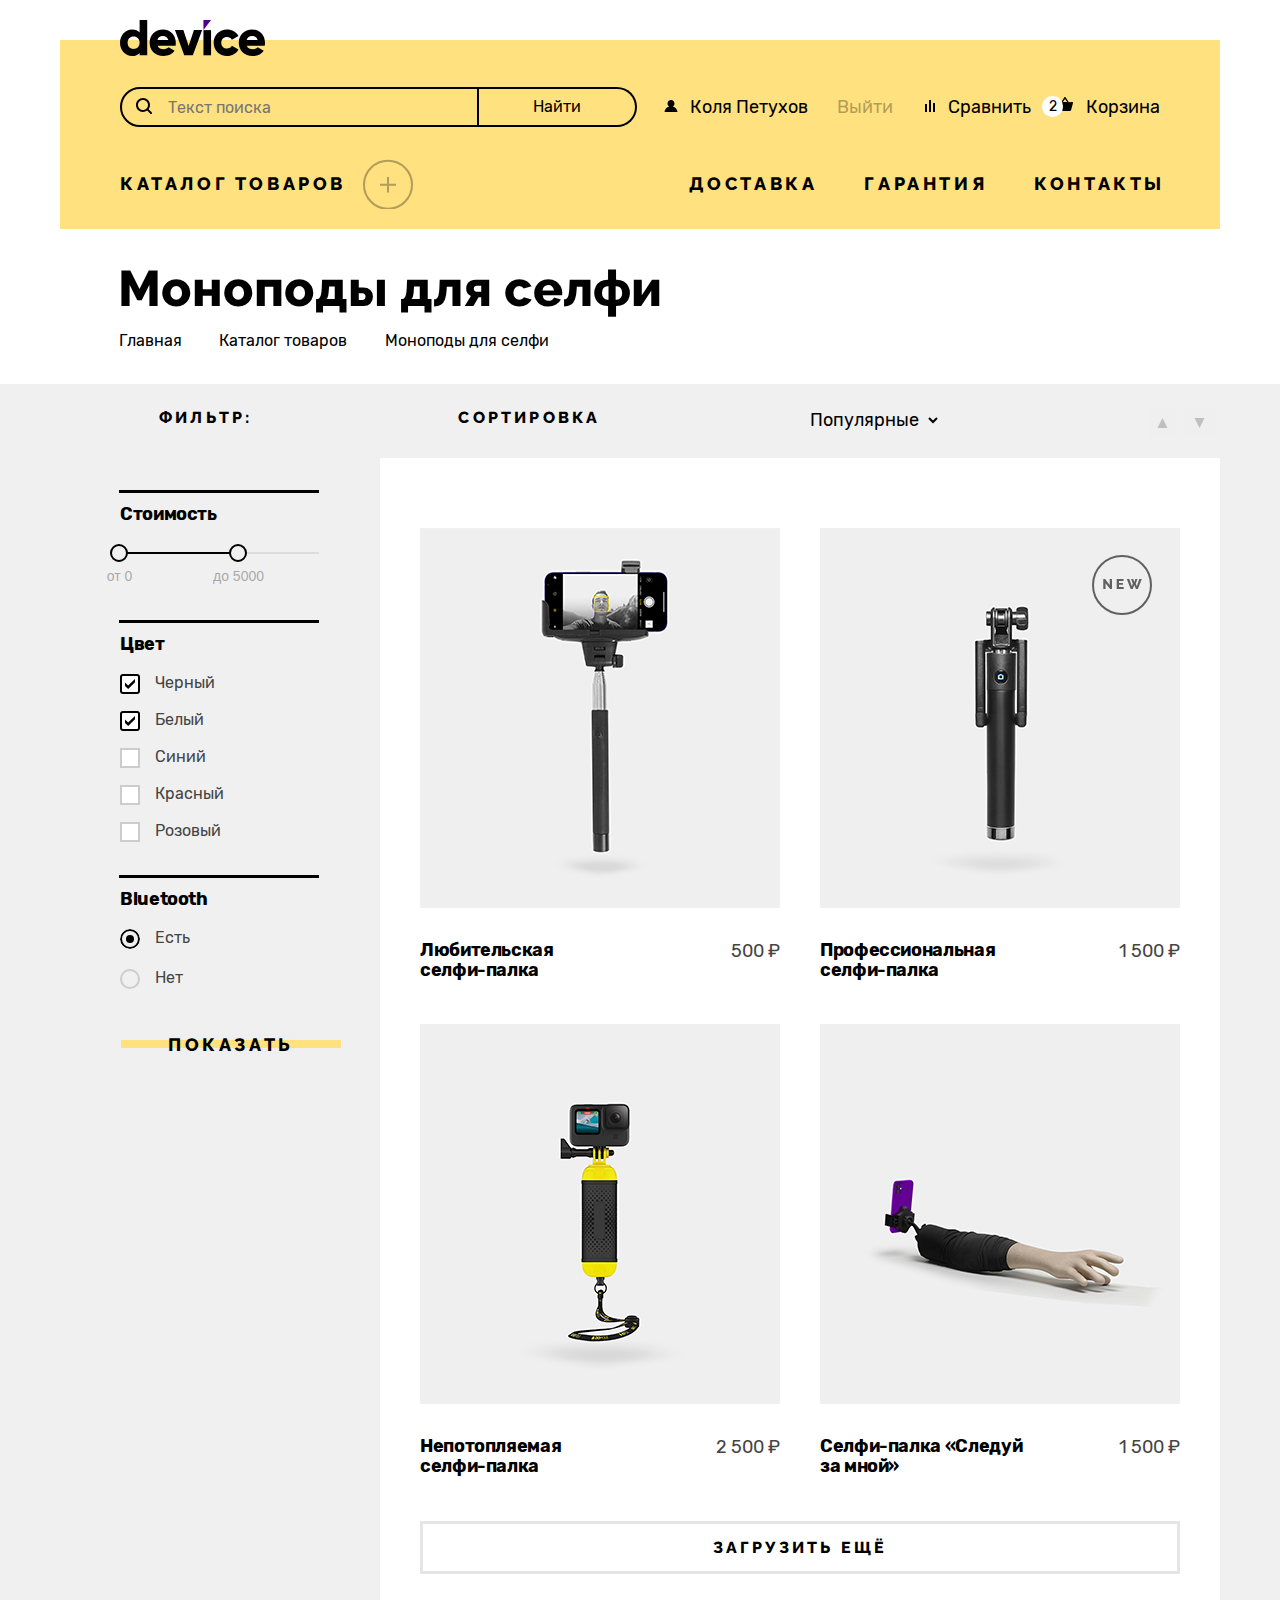
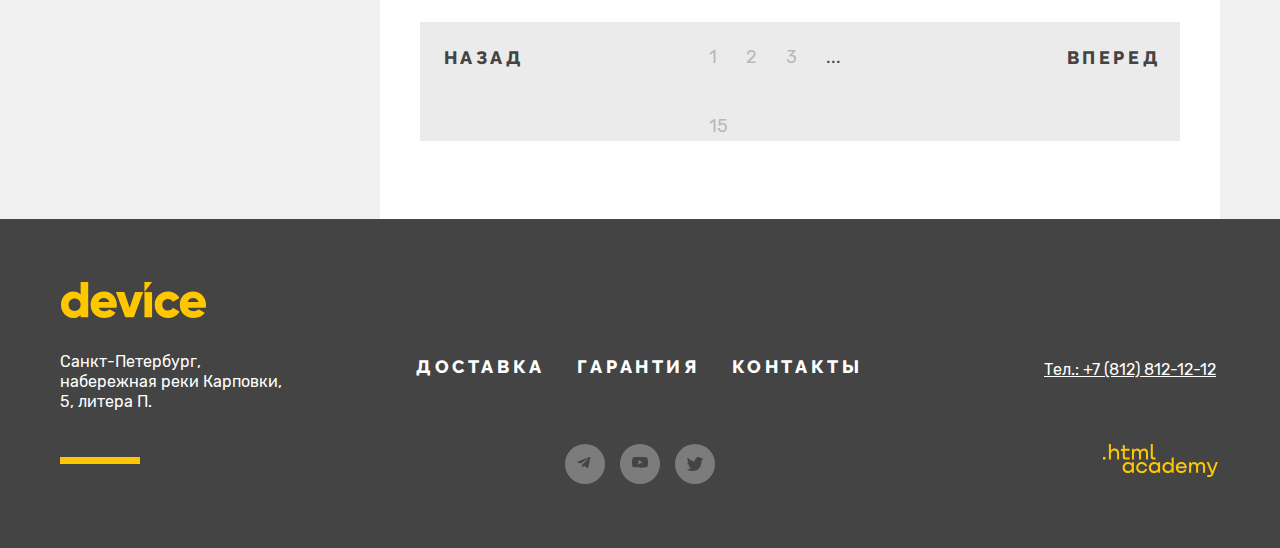
<file: catalog.html>
<!DOCTYPE html>
<html lang="ru">

  <head>
    <meta charset="utf-8">
    <title>HTML Academy: Девайс</title>
    <link rel="stylesheet" href="styles/styles.css">
    <link rel="icon" href="favicon.ico">
    <link rel="icon" type="image/png" sizes="32x32" href="images/favicon.png">
  </head>

  <body>
    <div class="page-container">
      <div class="catalog-header-container">
        <header class="main-header catalog-header">
          <div class="header-container">
            <nav class="header-navigation">
              <a href="index.html" class="header-navigation-link">
                <img class="header-navigation-image" src="images/logo-black.svg" alt="Логотип сайта Device">
              </a>
              <div class="header-top-container">
                <form action="https://echo.htmlacademy.ru" class="finder-form" method="get">
                  <input class="finder-field" type="text" placeholder="Текст поиска" name="finder-field" required>
                  <button class="find-button" type="submit">Найти</button>
                </form>
                <ul class="navigation-list navigation-catalog-list">
                  <li class="navigation-item catalog-navigation">
                    <a class="navigation-item-link navigation-come" href="#">Коля Петухов</a>
                  </li>
                  <li class="navigation-item catalog-navigation">
                    <a class="navigation-item-link navigation-exit navigation-exit" href="#">Выйти</a>
                  </li>
                  <li class="navigation-item catalog-navigation">
                    <a class="navigation-item-link navigation-compare navigation-compare-catalog" href="#">Сравнить</a>
                  </li>
                  <li class="navigation-item navigation-basket-item">
                    <a class="navigation-item-link navigation-basket" href="#">
                      <span class="navigation-item-span">2</span>
                      Корзина</a>
                    <div class="basket-container">
                      <button class="close-button top-button" type="button">
                        <span class="visually-hidden">Убрать товар</span>
                      </button>
                      <p class="basket-text">
                        <a class="basket-link like-selfie" href="#">Любительская<br> селфи-палка</a>
                      </p>
                      <button class="close-button bottom-button" type="button">
                        <span class="visually-hidden">Убрать товар</span>
                      </button>
                      <p class="basket-text">
                        <a class="basket-link pro-selfie" href="#">Профессиональная<br> селфи-палка</a>
                      </p>
                      <div class="products-container">
                        <p class="products-text">Товаров: 2</p>
                        <p class="products-text">Сумма: 2000 ₽</p>
                      </div>
                      <button class="basket-button" type="button">
                        <span class="basket-span">Открыть корзину</span>
                      </button>
                    </div>
                  </li>
                </ul>
              </div>
              <div class="header-bottom-container">
                <div class="submenu-container">
                  <a href="#" class="navigation-link">Каталог товаров</a>
                  <div class="submenu">
                    <div class="submenu-small-container">
                      <ul class="navigation-devices-list">
                        <li class="navigation-devices-item"><a class="navigation-devices-link" href="#">Виртуальная
                            реальность</a>
                        </li>
                        <li class="navigation-devices-item"><a class="navigation-devices-link"
                            href="catalog.html">Моноподы
                            для
                            cелфи</a>
                        </li>
                        <li class="navigation-devices-item"><a class="navigation-devices-link" href="#">Экшн-камеры</a>
                        </li>
                      </ul>
                      <ul class="navigation-devices-list">
                        <li class="navigation-devices-item">
                          <a class="navigation-devices-link" href="#">Фитнес браслеты</a>
                        </li>
                        <li class="navigation-devices-item">
                          <a class="navigation-devices-link" href="#">Умные часы</a>
                        </li>
                      </ul>
                      <ul class="navigation-devices-list">
                        <li class="navigation-devices-item">
                          <a class="navigation-devices-link" href="#">Квадрокоптеры</a>
                        </li>
                      </ul>
                    </div>
                  </div>
                </div>
                <ul class="navigation-product-list">
                  <li class="navigation-product-item">
                    <a class="navigation-product-link" href="#">Доставка</a>
                  </li>
                  <li class="navigation-product-item">
                    <a class="navigation-product-link" href="#">Гарантия</a>
                  </li>
                  <li class="navigation-product-item">
                    <a class="navigation-product-link" href="#">Контакты</a>
                  </li>
                </ul>
              </div>
            </nav>
          </div>
        </header>
      </div>
      <main>
        <div class="navigation-container">
          <h1 class="monopods-selfie">Моноподы для селфи</h1>
          <nav class="main-navigation">
            <ul class="main-navigation-list">
              <li class="main-navigation-item">
                <a href="#" class="main-navigation-link">Главная</a>
              </li>
              <li class="main-navigation-item">
                <a href="#" class="main-navigation-link">Каталог товаров</a>
              </li>
              <li class="main-navigation-item">
                <a href="#" class="main-navigation-link">Моноподы для селфи</a>
              </li>
            </ul>
          </nav>
        </div>
        <section class="variants">
          <div class="variants-top-container">
            <ul class="variants-list">
              <li class="variants-item">Фильтр:</li>
              <li class="variants-item">Сортировка</li>
              <li class="variants-item">
                <select class="variants-select" aria-label="Сортировка">
                  <option value="popular">Популярные</option>
                  <option value="rating">Рейтинговые</option>
                </select>
              </li>
              <li class="variants-item">
                <button class="variants-button button-top" type="button">
                  <span class="visually-hidden">Вверх</span>
                </button>
                <button class="variants-button button-bottom" type="button">
                  <span class="visually-hidden">Вниз</span>
                </button>
              </li>
            </ul>
          </div>
          <div class="variants-container">
            <div class="filter-container">
              <form class="variants-catalog" action="https://echo.htmlacademy.ru" method="get">
                <fieldset class="variants-catalog-part">
                  <legend class="variants-catalog-part-title variants-price">Стоимость</legend>
                  <div class="range-container">
                    <div class="range-scale">
                      <div class="range"></div>
                    </div>
                    <button class="range-handle range-handle-min" type="button">
                      <span class="range-handle-span">от 0</span>
                      <span class="price-span"></span>
                    </button>
                    <button class="range-handle range-handle-max" type="button">
                      <span class="range-handle-span span-top">до 5000</span>
                      <span class="price-span"></span>
                    </button>
                  </div>
                </fieldset>
                <fieldset class="variants-catalog-part color-part">
                  <legend class="variants-catalog-part-title variant-color">Цвет</legend>
                  <ul class="variants-catalog-part-list">
                    <li class="variants-catalog-part-item">
                      <label class="color">
                        <input type="checkbox" class="color-input" name="black" checked>
                        <span class="color-span">Черный</span>
                      </label>
                    </li>
                    <li class="variants-catalog-part-item">
                      <label class="color">
                        <input type="checkbox" class="color-input" name="white" checked>
                        <span class="color-span">Белый</span>
                      </label>
                    </li>
                    <li class="variants-catalog-part-item">
                      <label class="color">
                        <input type="checkbox" class="color-input" name="blue">
                        <span class="color-span">Синий</span>
                      </label>
                    </li>
                    <li class="variants-catalog-part-item">
                      <label class="color">
                        <input type="checkbox" class="color-input" name="red">
                        <span class="color-span">Красный</span>
                      </label>
                    </li>
                    <li class="variants-catalog-part-item">
                      <label class="color">
                        <input type="checkbox" class="color-input" name="pink">
                        <span class="color-span">Розовый</span>
                      </label>
                    </li>
                  </ul>
                </fieldset>
                <fieldset class="variants-catalog-part">
                  <legend class="variants-catalog-part-title variant-bluetooth">Bluetooth</legend>
                  <ul class="variants-catalog-part-list variant-bluetooth-list">
                    <li class="filter-catalog-part-item">
                      <label class="Bluetooth">
                        <input type="radio" class="variants-radio" name="choose-type" value="yes" checked>
                        <span class="bluetooth-span">Есть</span>
                      </label>
                    </li>
                    <li class="filter-catalog-part-item">
                      <label class="Bluetooth">
                        <input type="radio" class="variants-radio" name="choose-type" value="no">
                        <span class="bluetooth-span">Нет</span>
                      </label>
                    </li>
                  </ul>
                </fieldset>
                <button class="variants-form-link yellow-link">
                  <span class="variants-form-span">Показать</span>
                </button>
              </form>
            </div>
            <div class="images-container">
              <ul class="variants-selfie-list">
                <li class="variants-selfie-item">
                  <button class="image-link">
                    <span class="visually-hidden">
                      Показать
                    </span>
                  </button>
                  <img class="variants-selfie-image" src="images/hobby-selfie.jpg" width="360" height="380"
                    alt="Любительская селфи-палка">
                  <div class="selfie-item-container">
                    <p class="variants-selfie-text">
                      <a class="variants-selfie-link" href="#">Любительская<br> селфи-палка</a>
                    </p>
                    <p class="variants-selfie-price">500 ₽</p>
                  </div>
                </li>
                <li class="variants-selfie-item pro-image">
                  <button class="image-link">
                    <span class="visually-hidden">
                      Показать
                    </span>
                  </button>
                  <img class="variants-selfie-image" src="images/pro-selfie.jpg" width="360" height="380"
                    alt="Профессиональная селфи-палка">
                  <div class="selfie-item-container">
                    <p class="variants-selfie-text">
                      <a class="variants-selfie-link" href="#">Профессиональная<br> селфи-палка</a>
                    </p>
                    <p class="variants-selfie-price">1 500 ₽</p>
                  </div>

                </li>
                <li class="variants-selfie-item">
                  <button class="image-link">
                    <span class="visually-hidden">
                      Показать
                    </span>
                  </button>
                  <img class="variants-selfie-image" src="images/water-selfie.jpg" width="360" height="380"
                    alt="Непотопляемая селфи-палка">
                  <div class="selfie-item-container">
                    <p class="variants-selfie-text">
                      <a class="variants-selfie-link" href="#">Непотопляемая<br> селфи-палка</a>
                    </p>
                    <p class="variants-selfie-price">2 500 ₽</p>
                  </div>
                </li>
                <li class="variants-selfie-item">
                  <button class="image-link">
                    <span class="visually-hidden">
                      Показать
                    </span>
                  </button>
                  <img class="variants-selfie-image" src="images/hand-selfie.jpg" width="360" height="380"
                    alt="Селфи-палка «Следуй за мной»">
                  <div class="selfie-item-container">
                    <p class="variants-selfie-text">
                      <a class="variants-selfie-link" href="#">Селфи-палка «Следуй<br> за мной»</a>
                    </p>
                    <p class="variants-selfie-price">1 500 ₽</p>
                  </div>
                </li>
              </ul>
              <button class="download-more" type="button">Загрузить ещё</button>
              <div class="pagination">
                <button class="pagination-link back">
                  <span class="back-span">Назад</span>
                </button>
                <ul class="pagination-small">
                  <li class="pagination-item">
                    <a class="pagination-link number">1</a>
                  </li>
                  <li class="pagination-item">
                    <a class="pagination-link number" href="#">2</a>
                  </li>
                  <li class="pagination-item">
                    <a class="pagination-link number" href="#">3</a>
                  </li>
                  <li class="pagination-item">
                    <p class="pagination-text">...</p>
                  </li>
                  <li class="pagination-item">
                    <a class="pagination-link number" href="#">15</a>
                  </li>
                </ul>
                <button class="pagination-link back go">
                  <span class="back-span">Вперед</span>
                </button>
                </li>
                </ul>
              </div>
            </div>
          </div>
        </section>
      </main>
      <footer class="main-footer">
        <div class="footer-container">
          <section class="footer-contacts">
            <h2 class="visually-hidden">Контакты</h2>
            <a href="#" class="contacts-link">
              <svg class="contacts-image" width="145" height="36" viewBox="0 0 145 36"
                xmlns="http://www.w3.org/2000/svg">
                <path
                  d="M27.2187 0V35.3H19.6135V32.9C17.9123 34.8 15.5107 36 12.1083 36C5.50379 36 0 30.2 0 22.7C0 15.2 5.50379 9.4 12.1083 9.4C15.5107 9.4 18.0124 10.6 19.6135 12.5V0H27.2187ZM19.6135 22.7C19.6135 18.9 17.1118 16.5 13.6094 16.5C10.107 16.5 7.60523 18.9 7.60523 22.7C7.60523 26.5 10.107 28.9 13.6094 28.9C17.1118 28.8 19.6135 26.5 19.6135 22.7Z"
                  fill="#FFC700" />
                <path
                  d="M43.7302 29.1999C45.8316 29.1999 47.5328 28.3999 48.5335 27.2999L54.6377 30.7999C52.136 34.1999 48.4334 35.9999 43.6301 35.9999C35.0242 35.9999 29.6205 30.1999 29.6205 22.6999C29.6205 15.1999 35.0242 9.3999 43.0297 9.3999C50.4348 9.3999 55.8385 15.0999 55.8385 22.6999C55.8385 23.7999 55.7385 24.7999 55.5383 25.6999H37.626C38.6267 28.2999 40.9283 29.1999 43.7302 29.1999ZM48.3334 20.0999C47.5328 17.1999 45.2312 16.0999 42.9296 16.0999C40.0276 16.0999 38.1263 17.4999 37.4259 20.0999H48.3334Z"
                  fill="#FFC700" />
                <path
                  d="M82.1564 10.1001L72.85 35.3001H64.2441L54.9377 10.1001H63.3435L68.6471 26.1001L73.9508 10.1001C73.9508 10.1001 82.1564 10.1001 82.1564 10.1001Z"
                  fill="#FFC700" />
                <path d="M83.4574 10.1001H91.0626V35.3001H83.4574V10.1001Z" fill="#FFC700" />
                <path
                  d="M93.6646 22.6999C93.6646 15.1999 99.3685 9.3999 107.074 9.3999C111.977 9.3999 116.28 11.9999 118.482 15.8999L111.877 19.6999C110.976 17.8999 109.175 16.8999 106.974 16.8999C103.671 16.8999 101.27 19.2999 101.27 22.6999C101.27 26.1999 103.671 28.4999 106.974 28.4999C109.175 28.4999 111.077 27.3999 111.877 25.6999L118.482 29.4999C116.38 33.3999 112.077 35.9999 107.074 35.9999C99.3685 35.9999 93.6646 30.1999 93.6646 22.6999Z"
                  fill="#FFC700" />
                <path
                  d="M132.892 29.1999C134.993 29.1999 136.694 28.3999 137.695 27.2999L143.799 30.7999C141.297 34.1999 137.595 35.9999 132.792 35.9999C124.186 35.9999 118.782 30.1999 118.782 22.6999C118.782 15.1999 124.286 9.3999 132.191 9.3999C139.596 9.3999 145 15.0999 145 22.6999C145 23.7999 144.9 24.7999 144.7 25.6999H126.787C127.788 28.2999 130.09 29.1999 132.892 29.1999ZM137.595 20.0999C136.794 17.1999 134.493 16.0999 132.191 16.0999C129.289 16.0999 127.388 17.4999 126.687 20.0999H137.595Z"
                  fill="#FFC700" />
                <path d="M83.4574 0V10.1L91.0626 0H83.4574Z" fill="#FFC700" />
              </svg>
            </a>
            <div class="footer-contacts-container">
              <div class="small-footer-contacts">
                <address class="contacts-footer-address">Санкт-Петербург, набережная
                  реки Карповки, 5, литера П.</address>
                <ul class="contacts-footer-list">
                  <li class="contacts-footer-item">
                    <a class="contacts-footer-link" href="#">Доставка</a>
                  </li>
                  <li class="contacts-footer-item">
                    <a class="contacts-footer-link" href="#">Гарантия</a>
                  </li>
                  <li class="contacts-footer-item">
                    <a class="contacts-footer-link" href="#">Контакты</a>
                  </li>
                </ul>
              </div>
              <p class="footer-tel-text">
                <a class="contacts-footer-tel" href="Тел.:+7(812)812-12-12">Тел.: +7 (812) 812-12-12</a>
              </p>
            </div>
            <div class="footer-bottom-container">
              <ul class="contacts-image-list">
                <li class="contacts-image-item">
                  <a class="contacts-image-link" href="https://t.me/htmlacademy">
                    <img class="contact-image" src="images/telegram.svg" alt="telegram">
                  </a>
                </li>
                <li class="contacts-image-item">
                  <a class="contacts-image-link" href="https://www.youtube.com/user/htmlacademyru">
                    <img class="contact-image" src="images/youtube.svg" alt="youtube">
                  </a>
                </li>
                <li class="contacts-image-item">
                  <a class="contacts-image-link" href="https://twitter.com/htmlacademy_ru">
                    <img class="contact-image" src="images/twitter.svg" alt="twitter">
                  </a>
                </li>
              </ul>
              <a class="html-academy-link" href="https://htmlacademy.ru/">
                <svg class="html-academy-svg" width="115" height="33" viewBox="0 0 115 33"
                  xmlns="http://www.w3.org/2000/svg">
                  <path d="M0 12.9V15.5H2.5V12.9H0Z" />
                  <path
                    d="M11.6 4.5C10 4.5 8.8 5.2 8 6.2H7.9V0H5.9V15.5H7.9V10.2C7.9 8.1 9.2 6.6 11.2 6.6C13 6.6 14.1 8 14.1 9.8V15.5H16.1V9.4C16.2 6.4 14.3 4.5 11.6 4.5Z" />
                  <path
                    d="M26.6 4.8H21.8V1.1H19.8V4.9H17.9V6.9H19.8V12.9C19.8 14.6 20.8 15.6 22.5 15.6H26.6V13.6H22.9C22.2 13.6 21.8 13.2 21.8 12.5V6.8H26.6V4.8Z" />
                  <path
                    d="M41.1 4.6C39.5 4.6 38.2 5.4 37.6 6.7H37.5C36.9 5.5 35.7 4.6 34.1 4.6C32.7 4.6 31.6 5.4 31 6.4H30.9V4.8H29V15.4H31V10C31 8 32 6.5 33.6 6.5C35.1 6.5 36 7.5 36 9.1V15.4H38V9.8C38 7.4 39.4 6.5 40.6 6.5C42.1 6.5 43 7.5 43 9.1V15.4H45V8.9C45.1 6.4 43.6 4.6 41.1 4.6Z" />
                  <path
                    d="M47.8 12.7C47.8 14.4 48.8 15.4 50.6 15.4H52.6V13.4H50.9C50.2 13.4 49.8 13 49.8 12.3V0H47.8V12.7Z" />
                  <path
                    d="M28.9 19.7C28 18.6 26.7 17.9 25 17.9C21.9 17.9 19.6 20.2 19.6 23.5C19.6 26.8 21.9 29.1 25 29.1C26.8 29.1 28 28.3 28.8 27.2H28.9V28.8H30.9V18.2H28.9V19.7ZM25.3 27.1C23.1 27.1 21.7 25.5 21.7 23.5C21.7 21.5 23.1 19.9 25.3 19.9C27.5 19.9 28.9 21.5 28.9 23.5C28.9 25.4 27.5 27.1 25.3 27.1Z" />
                  <path
                    d="M44.2 22C43.7 19.6 41.6 17.9 38.8 17.9C35.4 17.9 33.2 20.4 33.2 23.5C33.2 26.6 35.4 29.1 38.8 29.1C41.6 29.1 43.7 27.3 44.2 24.9H42.1C41.7 26.2 40.4 27.2 38.8 27.2C36.6 27.2 35.2 25.6 35.2 23.6C35.2 21.6 36.6 20 38.8 20C40.4 20 41.6 21 42.1 22.2H44.2V22Z" />
                  <path
                    d="M55.1 19.7C54.2 18.6 52.9 17.9 51.2 17.9C48.1 17.9 45.8 20.2 45.8 23.5C45.8 26.8 48.1 29.1 51.2 29.1C53 29.1 54.2 28.3 55 27.2H55.1V28.8H57.1V18.2H55.1V19.7ZM51.5 27.1C49.3 27.1 47.9 25.5 47.9 23.5C47.9 21.5 49.3 19.9 51.5 19.9C53.7 19.9 55.1 21.5 55.1 23.5C55.1 25.4 53.6 27.1 51.5 27.1Z" />
                  <path
                    d="M68.7 19.8C67.8 18.7 66.5 17.9 64.8 17.9C61.7 17.9 59.4 20.2 59.4 23.5C59.4 26.8 61.6 29.1 64.8 29.1C66.5 29.1 67.8 28.3 68.6 27.3H68.7V28.8H70.7V13.4H68.7V19.8ZM65.1 27.1C62.9 27.1 61.5 25.5 61.5 23.5C61.5 21.5 62.9 19.9 65.1 19.9C67.3 19.9 68.7 21.5 68.7 23.5C68.6 25.5 67.2 27.1 65.1 27.1Z" />
                  <path
                    d="M78.3 17.9C75 17.9 72.8 20.4 72.8 23.5C72.8 26.5 74.9 29.1 78.3 29.1C80.8 29.1 82.8 27.8 83.5 25.5H81.4C80.9 26.5 79.8 27.1 78.4 27.1C76.5 27.1 75.1 25.8 75 24.2H83.8C84 20.6 81.8 17.9 78.3 17.9ZM78.3 19.8C80 19.8 81.3 20.8 81.6 22.4H75.1C75.4 20.9 76.6 19.8 78.3 19.8Z" />
                  <path
                    d="M98.2 17.9C96.6 17.9 95.3 18.7 94.6 19.9H94.5C93.9 18.7 92.7 17.9 91.1 17.9C89.7 17.9 88.6 18.6 88 19.7V18.2H86.1V28.8H88.1V23.4C88.1 21.4 89.1 20 90.7 19.9C92.2 19.9 93.1 20.9 93.1 22.5V28.8H95.1V23.2C95.1 20.8 96.5 19.9 97.7 19.9C99.2 19.9 100.1 20.9 100.1 22.5V28.8H102.1V22.3C102.2 19.7 100.7 17.9 98.2 17.9Z" />
                  <path
                    d="M109.4 27L105.8 18.1H103.6L108.4 29.7C108.1 30.6 107.7 30.9 106.7 30.9H104.2V32.9H106.7C108.5 32.9 109.5 32.1 110.2 30.3L114.9 18.1H112.8L109.4 27Z" />
                </svg>
              </a>
            </div>
          </section>
        </div>
      </footer>
    </div>
  </body>

</html>
</file>
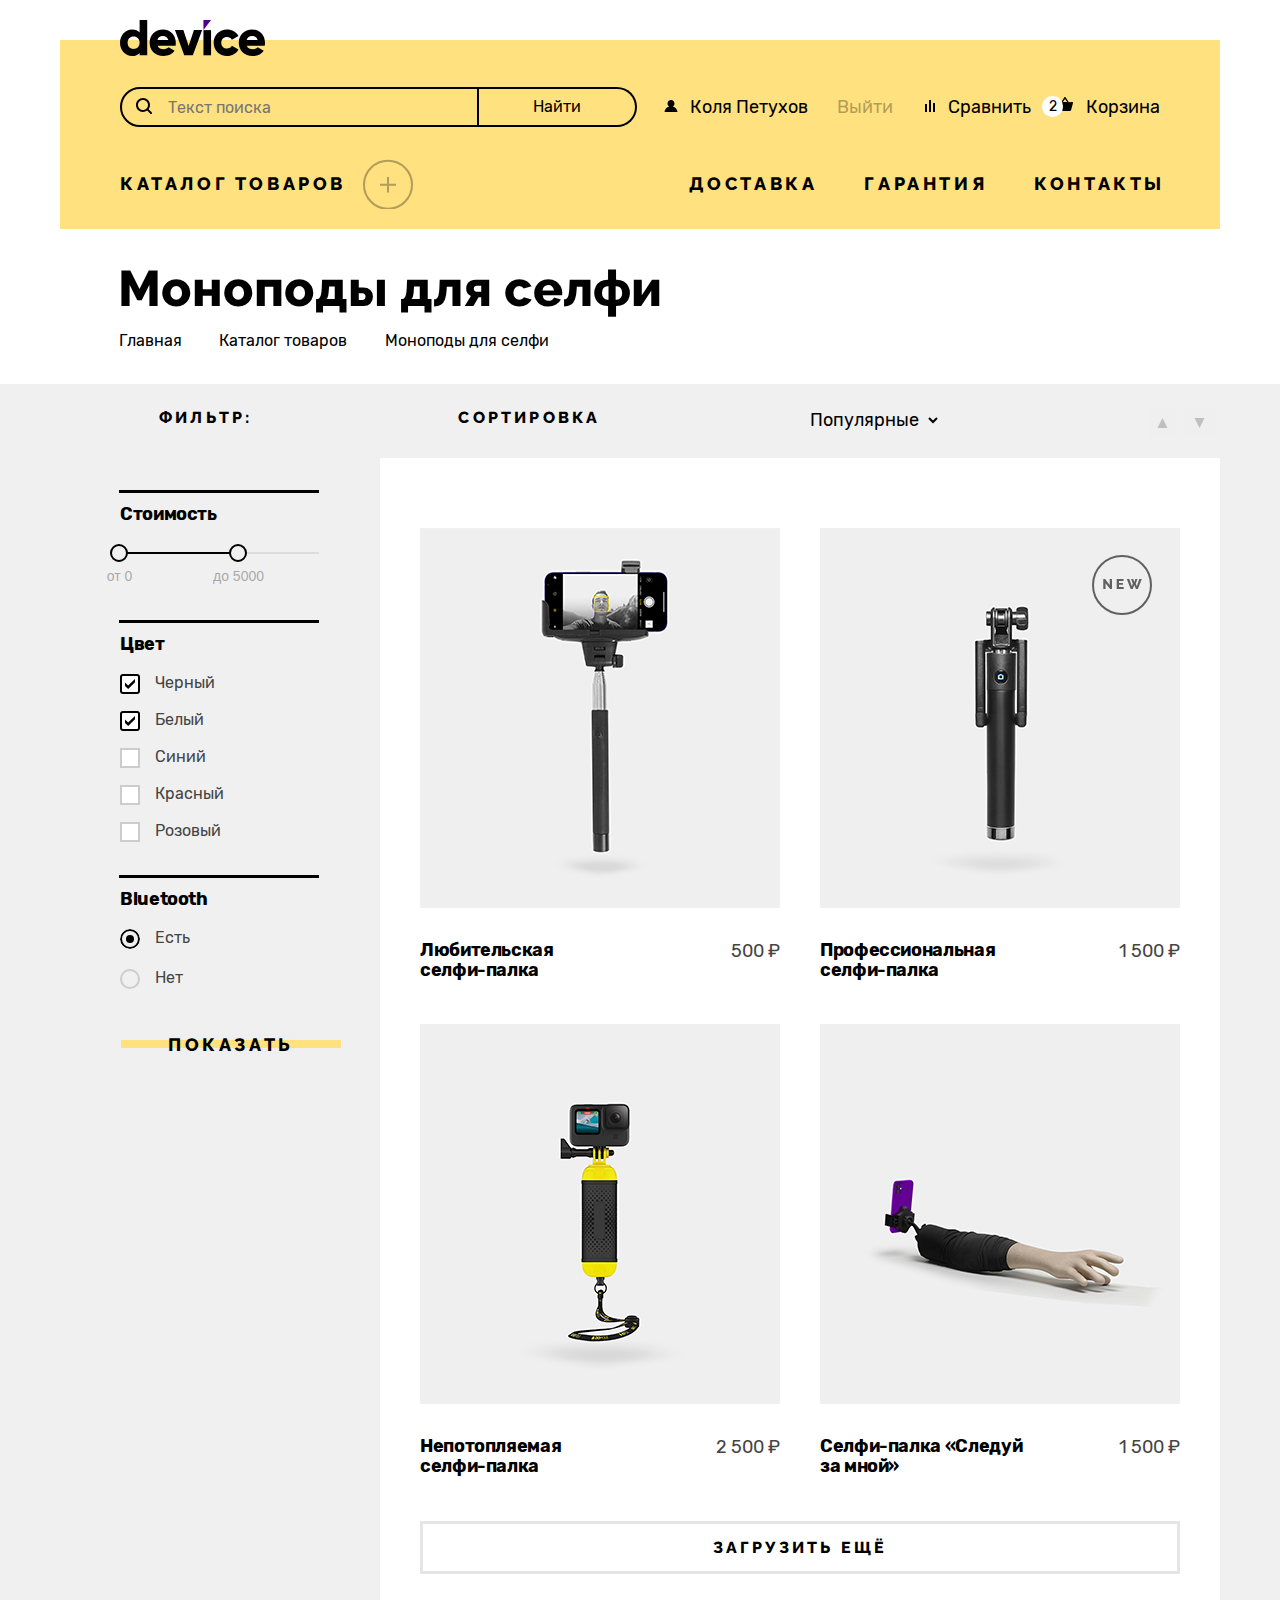
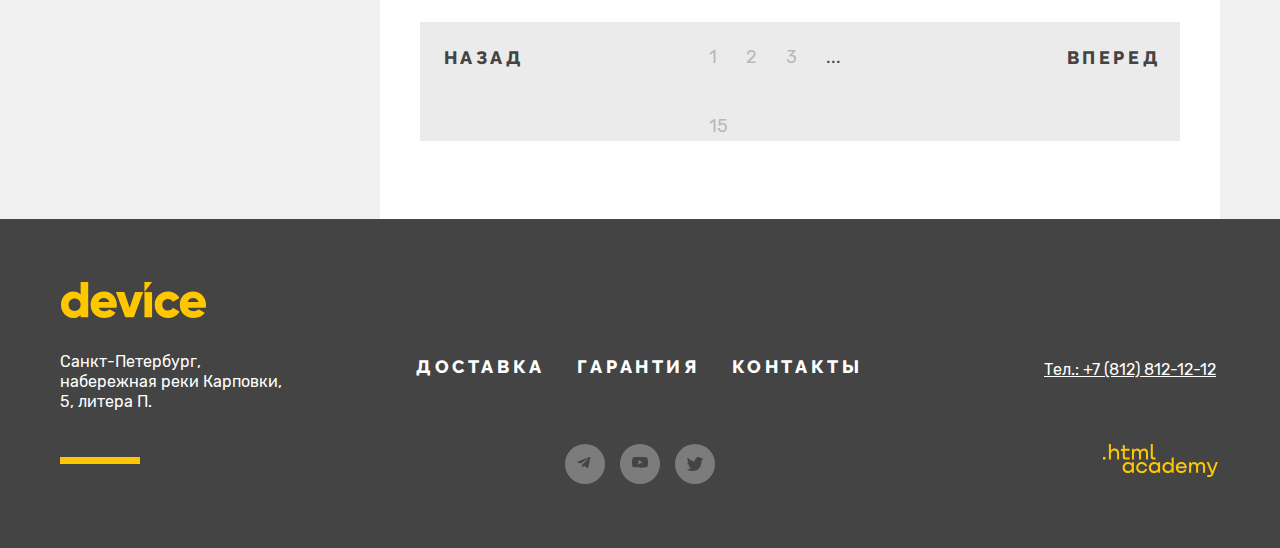
<file: master/catalog.html>
<!DOCTYPE html>
<html lang="ru">

  <head>
    <meta charset="utf-8">
    <title>HTML Academy: Девайс</title>
    <link rel="stylesheet" href="styles/styles.css">
    <link rel="icon" href="favicon.ico">
    <link rel="icon" type="image/png" sizes="32x32" href="images/favicon.png">
    <base href="https://htmlacademy-htmlcss.github.io/2327405-device-37/master/">
</head>

  <body>
    <div class="page-container">
      <div class="catalog-header-container">
        <header class="main-header catalog-header">
          <div class="header-container">
            <nav class="header-navigation">
              <a href="index.html" class="header-navigation-link">
                <img class="header-navigation-image" src="images/logo-black.svg" alt="Логотип сайта Device">
              </a>
              <div class="header-top-container">
                <form action="https://echo.htmlacademy.ru" class="finder-form" method="get">
                  <input class="finder-field" type="text" placeholder="Текст поиска" name="finder-field" required>
                  <button class="find-button" type="submit">Найти</button>
                </form>
                <ul class="navigation-list navigation-catalog-list">
                  <li class="navigation-item catalog-navigation">
                    <a class="navigation-item-link navigation-come" href="#">Коля Петухов</a>
                  </li>
                  <li class="navigation-item catalog-navigation">
                    <a class="navigation-item-link navigation-exit navigation-exit" href="#">Выйти</a>
                  </li>
                  <li class="navigation-item catalog-navigation">
                    <a class="navigation-item-link navigation-compare navigation-compare-catalog" href="#">Сравнить</a>
                  </li>
                  <li class="navigation-item navigation-basket-item">
                    <a class="navigation-item-link navigation-basket" href="#">
                      <span class="navigation-item-span">2</span>
                      Корзина</a>
                    <div class="basket-container">
                      <button class="close-button top-button" type="button">
                        <span class="visually-hidden">Убрать товар</span>
                      </button>
                      <p class="basket-text">
                        <a class="basket-link like-selfie" href="#">Любительская<br> селфи-палка</a>
                      </p>
                      <button class="close-button bottom-button" type="button">
                        <span class="visually-hidden">Убрать товар</span>
                      </button>
                      <p class="basket-text">
                        <a class="basket-link pro-selfie" href="#">Профессиональная<br> селфи-палка</a>
                      </p>
                      <div class="products-container">
                        <p class="products-text">Товаров: 2</p>
                        <p class="products-text">Сумма: 2000 ₽</p>
                      </div>
                      <button class="basket-button" type="button">
                        <span class="basket-span">Открыть корзину</span>
                      </button>
                    </div>
                  </li>
                </ul>
              </div>
              <div class="header-bottom-container">
                <div class="submenu-container">
                  <a href="#" class="navigation-link">Каталог товаров</a>
                  <div class="submenu">
                    <div class="submenu-small-container">
                      <ul class="navigation-devices-list">
                        <li class="navigation-devices-item"><a class="navigation-devices-link" href="#">Виртуальная
                            реальность</a>
                        </li>
                        <li class="navigation-devices-item"><a class="navigation-devices-link"
                            href="catalog.html">Моноподы
                            для
                            cелфи</a>
                        </li>
                        <li class="navigation-devices-item"><a class="navigation-devices-link" href="#">Экшн-камеры</a>
                        </li>
                      </ul>
                      <ul class="navigation-devices-list">
                        <li class="navigation-devices-item">
                          <a class="navigation-devices-link" href="#">Фитнес браслеты</a>
                        </li>
                        <li class="navigation-devices-item">
                          <a class="navigation-devices-link" href="#">Умные часы</a>
                        </li>
                      </ul>
                      <ul class="navigation-devices-list">
                        <li class="navigation-devices-item">
                          <a class="navigation-devices-link" href="#">Квадрокоптеры</a>
                        </li>
                      </ul>
                    </div>
                  </div>
                </div>
                <ul class="navigation-product-list">
                  <li class="navigation-product-item">
                    <a class="navigation-product-link" href="#">Доставка</a>
                  </li>
                  <li class="navigation-product-item">
                    <a class="navigation-product-link" href="#">Гарантия</a>
                  </li>
                  <li class="navigation-product-item">
                    <a class="navigation-product-link" href="#">Контакты</a>
                  </li>
                </ul>
              </div>
            </nav>
          </div>
        </header>
      </div>
      <main>
        <div class="navigation-container">
          <h1 class="monopods-selfie">Моноподы для селфи</h1>
          <nav class="main-navigation">
            <ul class="main-navigation-list">
              <li class="main-navigation-item">
                <a href="#" class="main-navigation-link">Главная</a>
              </li>
              <li class="main-navigation-item">
                <a href="#" class="main-navigation-link">Каталог товаров</a>
              </li>
              <li class="main-navigation-item">
                <a href="#" class="main-navigation-link">Моноподы для селфи</a>
              </li>
            </ul>
          </nav>
        </div>
        <section class="variants">
          <div class="variants-top-container">
            <ul class="variants-list">
              <li class="variants-item">Фильтр:</li>
              <li class="variants-item">Сортировка</li>
              <li class="variants-item">
                <select class="variants-select" aria-label="Сортировка">
                  <option value="popular">Популярные</option>
                  <option value="rating">Рейтинговые</option>
                </select>
              </li>
              <li class="variants-item">
                <button class="variants-button button-top" type="button">
                  <span class="visually-hidden">Вверх</span>
                </button>
                <button class="variants-button button-bottom" type="button">
                  <span class="visually-hidden">Вниз</span>
                </button>
              </li>
            </ul>
          </div>
          <div class="variants-container">
            <div class="filter-container">
              <form class="variants-catalog" action="https://echo.htmlacademy.ru" method="get">
                <fieldset class="variants-catalog-part">
                  <legend class="variants-catalog-part-title variants-price">Стоимость</legend>
                  <div class="range-container">
                    <div class="range-scale">
                      <div class="range"></div>
                    </div>
                    <button class="range-handle range-handle-min" type="button">
                      <span class="range-handle-span">от 0</span>
                      <span class="price-span"></span>
                    </button>
                    <button class="range-handle range-handle-max" type="button">
                      <span class="range-handle-span span-top">до 5000</span>
                      <span class="price-span"></span>
                    </button>
                  </div>
                </fieldset>
                <fieldset class="variants-catalog-part color-part">
                  <legend class="variants-catalog-part-title variant-color">Цвет</legend>
                  <ul class="variants-catalog-part-list">
                    <li class="variants-catalog-part-item">
                      <label class="color">
                        <input type="checkbox" class="color-input" name="black" checked>
                        <span class="color-span">Черный</span>
                      </label>
                    </li>
                    <li class="variants-catalog-part-item">
                      <label class="color">
                        <input type="checkbox" class="color-input" name="white" checked>
                        <span class="color-span">Белый</span>
                      </label>
                    </li>
                    <li class="variants-catalog-part-item">
                      <label class="color">
                        <input type="checkbox" class="color-input" name="blue">
                        <span class="color-span">Синий</span>
                      </label>
                    </li>
                    <li class="variants-catalog-part-item">
                      <label class="color">
                        <input type="checkbox" class="color-input" name="red">
                        <span class="color-span">Красный</span>
                      </label>
                    </li>
                    <li class="variants-catalog-part-item">
                      <label class="color">
                        <input type="checkbox" class="color-input" name="pink">
                        <span class="color-span">Розовый</span>
                      </label>
                    </li>
                  </ul>
                </fieldset>
                <fieldset class="variants-catalog-part">
                  <legend class="variants-catalog-part-title variant-bluetooth">Bluetooth</legend>
                  <ul class="variants-catalog-part-list variant-bluetooth-list">
                    <li class="filter-catalog-part-item">
                      <label class="Bluetooth">
                        <input type="radio" class="variants-radio" name="choose-type" value="yes" checked>
                        <span class="bluetooth-span">Есть</span>
                      </label>
                    </li>
                    <li class="filter-catalog-part-item">
                      <label class="Bluetooth">
                        <input type="radio" class="variants-radio" name="choose-type" value="no">
                        <span class="bluetooth-span">Нет</span>
                      </label>
                    </li>
                  </ul>
                </fieldset>
                <button class="variants-form-link yellow-link">
                  <span class="variants-form-span">Показать</span>
                </button>
              </form>
            </div>
            <div class="images-container">
              <ul class="variants-selfie-list">
                <li class="variants-selfie-item">
                  <button class="image-link">
                    <span class="visually-hidden">
                      Показать
                    </span>
                  </button>
                  <img class="variants-selfie-image" src="images/hobby-selfie.jpg" width="360" height="380"
                    alt="Любительская селфи-палка">
                  <div class="selfie-item-container">
                    <p class="variants-selfie-text">
                      <a class="variants-selfie-link" href="#">Любительская<br> селфи-палка</a>
                    </p>
                    <p class="variants-selfie-price">500 ₽</p>
                  </div>
                </li>
                <li class="variants-selfie-item pro-image">
                  <button class="image-link">
                    <span class="visually-hidden">
                      Показать
                    </span>
                  </button>
                  <img class="variants-selfie-image" src="images/pro-selfie.jpg" width="360" height="380"
                    alt="Профессиональная селфи-палка">
                  <div class="selfie-item-container">
                    <p class="variants-selfie-text">
                      <a class="variants-selfie-link" href="#">Профессиональная<br> селфи-палка</a>
                    </p>
                    <p class="variants-selfie-price">1 500 ₽</p>
                  </div>

                </li>
                <li class="variants-selfie-item">
                  <button class="image-link">
                    <span class="visually-hidden">
                      Показать
                    </span>
                  </button>
                  <img class="variants-selfie-image" src="images/water-selfie.jpg" width="360" height="380"
                    alt="Непотопляемая селфи-палка">
                  <div class="selfie-item-container">
                    <p class="variants-selfie-text">
                      <a class="variants-selfie-link" href="#">Непотопляемая<br> селфи-палка</a>
                    </p>
                    <p class="variants-selfie-price">2 500 ₽</p>
                  </div>
                </li>
                <li class="variants-selfie-item">
                  <button class="image-link">
                    <span class="visually-hidden">
                      Показать
                    </span>
                  </button>
                  <img class="variants-selfie-image" src="images/hand-selfie.jpg" width="360" height="380"
                    alt="Селфи-палка «Следуй за мной»">
                  <div class="selfie-item-container">
                    <p class="variants-selfie-text">
                      <a class="variants-selfie-link" href="#">Селфи-палка «Следуй<br> за мной»</a>
                    </p>
                    <p class="variants-selfie-price">1 500 ₽</p>
                  </div>
                </li>
              </ul>
              <button class="download-more" type="button">Загрузить ещё</button>
              <div class="pagination">
                <button class="pagination-link back">
                  <span class="back-span">Назад</span>
                </button>
                <ul class="pagination-small">
                  <li class="pagination-item">
                    <a class="pagination-link number">1</a>
                  </li>
                  <li class="pagination-item">
                    <a class="pagination-link number" href="#">2</a>
                  </li>
                  <li class="pagination-item">
                    <a class="pagination-link number" href="#">3</a>
                  </li>
                  <li class="pagination-item">
                    <p class="pagination-text">...</p>
                  </li>
                  <li class="pagination-item">
                    <a class="pagination-link number" href="#">15</a>
                  </li>
                </ul>
                <button class="pagination-link back go">
                  <span class="back-span">Вперед</span>
                </button>
                </li>
                </ul>
              </div>
            </div>
          </div>
        </section>
      </main>
      <footer class="main-footer">
        <div class="footer-container">
          <section class="footer-contacts">
            <h2 class="visually-hidden">Контакты</h2>
            <a href="#" class="contacts-link">
              <svg class="contacts-image" width="145" height="36" viewBox="0 0 145 36"
                xmlns="http://www.w3.org/2000/svg">
                <path
                  d="M27.2187 0V35.3H19.6135V32.9C17.9123 34.8 15.5107 36 12.1083 36C5.50379 36 0 30.2 0 22.7C0 15.2 5.50379 9.4 12.1083 9.4C15.5107 9.4 18.0124 10.6 19.6135 12.5V0H27.2187ZM19.6135 22.7C19.6135 18.9 17.1118 16.5 13.6094 16.5C10.107 16.5 7.60523 18.9 7.60523 22.7C7.60523 26.5 10.107 28.9 13.6094 28.9C17.1118 28.8 19.6135 26.5 19.6135 22.7Z"
                  fill="#FFC700" />
                <path
                  d="M43.7302 29.1999C45.8316 29.1999 47.5328 28.3999 48.5335 27.2999L54.6377 30.7999C52.136 34.1999 48.4334 35.9999 43.6301 35.9999C35.0242 35.9999 29.6205 30.1999 29.6205 22.6999C29.6205 15.1999 35.0242 9.3999 43.0297 9.3999C50.4348 9.3999 55.8385 15.0999 55.8385 22.6999C55.8385 23.7999 55.7385 24.7999 55.5383 25.6999H37.626C38.6267 28.2999 40.9283 29.1999 43.7302 29.1999ZM48.3334 20.0999C47.5328 17.1999 45.2312 16.0999 42.9296 16.0999C40.0276 16.0999 38.1263 17.4999 37.4259 20.0999H48.3334Z"
                  fill="#FFC700" />
                <path
                  d="M82.1564 10.1001L72.85 35.3001H64.2441L54.9377 10.1001H63.3435L68.6471 26.1001L73.9508 10.1001C73.9508 10.1001 82.1564 10.1001 82.1564 10.1001Z"
                  fill="#FFC700" />
                <path d="M83.4574 10.1001H91.0626V35.3001H83.4574V10.1001Z" fill="#FFC700" />
                <path
                  d="M93.6646 22.6999C93.6646 15.1999 99.3685 9.3999 107.074 9.3999C111.977 9.3999 116.28 11.9999 118.482 15.8999L111.877 19.6999C110.976 17.8999 109.175 16.8999 106.974 16.8999C103.671 16.8999 101.27 19.2999 101.27 22.6999C101.27 26.1999 103.671 28.4999 106.974 28.4999C109.175 28.4999 111.077 27.3999 111.877 25.6999L118.482 29.4999C116.38 33.3999 112.077 35.9999 107.074 35.9999C99.3685 35.9999 93.6646 30.1999 93.6646 22.6999Z"
                  fill="#FFC700" />
                <path
                  d="M132.892 29.1999C134.993 29.1999 136.694 28.3999 137.695 27.2999L143.799 30.7999C141.297 34.1999 137.595 35.9999 132.792 35.9999C124.186 35.9999 118.782 30.1999 118.782 22.6999C118.782 15.1999 124.286 9.3999 132.191 9.3999C139.596 9.3999 145 15.0999 145 22.6999C145 23.7999 144.9 24.7999 144.7 25.6999H126.787C127.788 28.2999 130.09 29.1999 132.892 29.1999ZM137.595 20.0999C136.794 17.1999 134.493 16.0999 132.191 16.0999C129.289 16.0999 127.388 17.4999 126.687 20.0999H137.595Z"
                  fill="#FFC700" />
                <path d="M83.4574 0V10.1L91.0626 0H83.4574Z" fill="#FFC700" />
              </svg>
            </a>
            <div class="footer-contacts-container">
              <div class="small-footer-contacts">
                <address class="contacts-footer-address">Санкт-Петербург, набережная
                  реки Карповки, 5, литера П.</address>
                <ul class="contacts-footer-list">
                  <li class="contacts-footer-item">
                    <a class="contacts-footer-link" href="#">Доставка</a>
                  </li>
                  <li class="contacts-footer-item">
                    <a class="contacts-footer-link" href="#">Гарантия</a>
                  </li>
                  <li class="contacts-footer-item">
                    <a class="contacts-footer-link" href="#">Контакты</a>
                  </li>
                </ul>
              </div>
              <p class="footer-tel-text">
                <a class="contacts-footer-tel" href="Тел.:+7(812)812-12-12">Тел.: +7 (812) 812-12-12</a>
              </p>
            </div>
            <div class="footer-bottom-container">
              <ul class="contacts-image-list">
                <li class="contacts-image-item">
                  <a class="contacts-image-link" href="https://t.me/htmlacademy">
                    <img class="contact-image" src="images/telegram.svg" alt="telegram">
                  </a>
                </li>
                <li class="contacts-image-item">
                  <a class="contacts-image-link" href="https://www.youtube.com/user/htmlacademyru">
                    <img class="contact-image" src="images/youtube.svg" alt="youtube">
                  </a>
                </li>
                <li class="contacts-image-item">
                  <a class="contacts-image-link" href="https://twitter.com/htmlacademy_ru">
                    <img class="contact-image" src="images/twitter.svg" alt="twitter">
                  </a>
                </li>
              </ul>
              <a class="html-academy-link" href="https://htmlacademy.ru/">
                <svg class="html-academy-svg" width="115" height="33" viewBox="0 0 115 33"
                  xmlns="http://www.w3.org/2000/svg">
                  <path d="M0 12.9V15.5H2.5V12.9H0Z" />
                  <path
                    d="M11.6 4.5C10 4.5 8.8 5.2 8 6.2H7.9V0H5.9V15.5H7.9V10.2C7.9 8.1 9.2 6.6 11.2 6.6C13 6.6 14.1 8 14.1 9.8V15.5H16.1V9.4C16.2 6.4 14.3 4.5 11.6 4.5Z" />
                  <path
                    d="M26.6 4.8H21.8V1.1H19.8V4.9H17.9V6.9H19.8V12.9C19.8 14.6 20.8 15.6 22.5 15.6H26.6V13.6H22.9C22.2 13.6 21.8 13.2 21.8 12.5V6.8H26.6V4.8Z" />
                  <path
                    d="M41.1 4.6C39.5 4.6 38.2 5.4 37.6 6.7H37.5C36.9 5.5 35.7 4.6 34.1 4.6C32.7 4.6 31.6 5.4 31 6.4H30.9V4.8H29V15.4H31V10C31 8 32 6.5 33.6 6.5C35.1 6.5 36 7.5 36 9.1V15.4H38V9.8C38 7.4 39.4 6.5 40.6 6.5C42.1 6.5 43 7.5 43 9.1V15.4H45V8.9C45.1 6.4 43.6 4.6 41.1 4.6Z" />
                  <path
                    d="M47.8 12.7C47.8 14.4 48.8 15.4 50.6 15.4H52.6V13.4H50.9C50.2 13.4 49.8 13 49.8 12.3V0H47.8V12.7Z" />
                  <path
                    d="M28.9 19.7C28 18.6 26.7 17.9 25 17.9C21.9 17.9 19.6 20.2 19.6 23.5C19.6 26.8 21.9 29.1 25 29.1C26.8 29.1 28 28.3 28.8 27.2H28.9V28.8H30.9V18.2H28.9V19.7ZM25.3 27.1C23.1 27.1 21.7 25.5 21.7 23.5C21.7 21.5 23.1 19.9 25.3 19.9C27.5 19.9 28.9 21.5 28.9 23.5C28.9 25.4 27.5 27.1 25.3 27.1Z" />
                  <path
                    d="M44.2 22C43.7 19.6 41.6 17.9 38.8 17.9C35.4 17.9 33.2 20.4 33.2 23.5C33.2 26.6 35.4 29.1 38.8 29.1C41.6 29.1 43.7 27.3 44.2 24.9H42.1C41.7 26.2 40.4 27.2 38.8 27.2C36.6 27.2 35.2 25.6 35.2 23.6C35.2 21.6 36.6 20 38.8 20C40.4 20 41.6 21 42.1 22.2H44.2V22Z" />
                  <path
                    d="M55.1 19.7C54.2 18.6 52.9 17.9 51.2 17.9C48.1 17.9 45.8 20.2 45.8 23.5C45.8 26.8 48.1 29.1 51.2 29.1C53 29.1 54.2 28.3 55 27.2H55.1V28.8H57.1V18.2H55.1V19.7ZM51.5 27.1C49.3 27.1 47.9 25.5 47.9 23.5C47.9 21.5 49.3 19.9 51.5 19.9C53.7 19.9 55.1 21.5 55.1 23.5C55.1 25.4 53.6 27.1 51.5 27.1Z" />
                  <path
                    d="M68.7 19.8C67.8 18.7 66.5 17.9 64.8 17.9C61.7 17.9 59.4 20.2 59.4 23.5C59.4 26.8 61.6 29.1 64.8 29.1C66.5 29.1 67.8 28.3 68.6 27.3H68.7V28.8H70.7V13.4H68.7V19.8ZM65.1 27.1C62.9 27.1 61.5 25.5 61.5 23.5C61.5 21.5 62.9 19.9 65.1 19.9C67.3 19.9 68.7 21.5 68.7 23.5C68.6 25.5 67.2 27.1 65.1 27.1Z" />
                  <path
                    d="M78.3 17.9C75 17.9 72.8 20.4 72.8 23.5C72.8 26.5 74.9 29.1 78.3 29.1C80.8 29.1 82.8 27.8 83.5 25.5H81.4C80.9 26.5 79.8 27.1 78.4 27.1C76.5 27.1 75.1 25.8 75 24.2H83.8C84 20.6 81.8 17.9 78.3 17.9ZM78.3 19.8C80 19.8 81.3 20.8 81.6 22.4H75.1C75.4 20.9 76.6 19.8 78.3 19.8Z" />
                  <path
                    d="M98.2 17.9C96.6 17.9 95.3 18.7 94.6 19.9H94.5C93.9 18.7 92.7 17.9 91.1 17.9C89.7 17.9 88.6 18.6 88 19.7V18.2H86.1V28.8H88.1V23.4C88.1 21.4 89.1 20 90.7 19.9C92.2 19.9 93.1 20.9 93.1 22.5V28.8H95.1V23.2C95.1 20.8 96.5 19.9 97.7 19.9C99.2 19.9 100.1 20.9 100.1 22.5V28.8H102.1V22.3C102.2 19.7 100.7 17.9 98.2 17.9Z" />
                  <path
                    d="M109.4 27L105.8 18.1H103.6L108.4 29.7C108.1 30.6 107.7 30.9 106.7 30.9H104.2V32.9H106.7C108.5 32.9 109.5 32.1 110.2 30.3L114.9 18.1H112.8L109.4 27Z" />
                </svg>
              </a>
            </div>
          </section>
        </div>
      </footer>
    </div>
  </body>

</html>
</file>
<file: styles/styles.css>
@font-face {
  font-family: "Raleway";
  font-style: normal;
  font-weight: 800;
  src: url("../fonts/raleway/raleway-800.woff2") format("woff2");
  display: swap;
}

@font-face {
  font-family: "Rubik";
  font-style: normal;
  font-weight: 400;
  src: url("../fonts/rubik/rubik-400.woff2") format("woff2");
  display: swap;
}

@font-face {
  font-family: "Rubik";
  font-style: normal;
  font-weight: 700;
  src: url("../fonts/rubik/rubik-700.woff2") format("woff2");
  display: swap;
}

.visually-hidden {
  position: absolute;
  width: 1px;
  height: 1px;
  margin: -1px;
  border: 0;
  padding: 0;
  white-space: nowrap;
  clip-path: inset(100%);
  clip: rect(0 0 0 0);
  overflow: hidden;
}

html {
  height: 100%;
}

.page-main {
  flex-grow: 1;
}

.page-container {
  margin: 40px auto 0;
  font-style: normal;
  font-weight: 400;
  font-size: 18px;
  line-height: 30px;
  background-color: #FFFFFF;
  display: flex;
  flex-direction: column;
  min-height: 100%;
  color: #444444;
}

body {
  margin: 0;
  height: 100%;
  font-family: "Rubik", sans-serif;
}

.main-header {
  position: relative;
  background-color: #ffe17f;
  margin: 0 auto;
  padding: 47px 60px 0;
  width: 1160px;
  box-sizing: border-box;
  z-index: 10;
}

.header-navigation {
  padding-bottom: 5px;

}

.header-navigation-link {
  position: absolute;
  top: -20px;
}

.header-top-container {
  display: flex;
  margin-bottom: 42px;
  justify-content: space-between;
}

.header-bottom-container {
  display: flex;
  justify-content: space-between;
  width: 1045px;
  margin: 0 auto;
}

.header-navigation-link {
  margin: 0;
  padding: 0;
}

.navigation-svg:hover {
  opacity: 0.6;
}

.header-navigation-link:focus {
  border: none;
  outline: 2px solid #af4fff;
}

.header-navigation-link:active {
  opacity: 0.3;
  outline: none;
}

.finder-form {
  display: flex;
  position: relative;
}

.finder-field {
  margin: 0;
  padding: 0 46px;
  background-color: #ffe17f;
  border-radius: 50px 0 0 50px;
  width: 359px;
  min-height: 38px;
  box-sizing: border-box;
  border: 2px solid #000;
  font-family: "Rubik", sans-serif;
  font-size: 16px;
  position: relative;
  color: #000000;
  background-image: url("../images/search.svg");
  background-repeat: no-repeat;
  background-position: 14px 9px;
}

.finder-field:disabled {
  opacity: 0.3;
}

.finder-field:focus + .finder-label {
  position: absolute;
  border: 3px solid #af4fff;
  width: 365px;
  height: calc(100% + 8px);
  top: -6px;
  left: -6px;
  z-index: 5;
}

.find-button {
  color: #000000;
  font-family: "Rubik", sans-serif;
  font-size: 16px;
  font-style: normal;
  font-weight: 400;
  line-height: 20px;
  background-color: #ffe17f;
  border-radius: 0 50px 50px 0;
  width: 158px;
  min-height: 40px;
  box-sizing: border-box;
  border: 2px solid #000;
  position: relative;
  border-left: none;
}

.find-button::before {
  content: "";
  position: absolute;
  width: 164px;
  min-height: 45px;
  border: 2px solid #af4fff;
  top: -5px;
  left: -5px;
  display: none;
}

.find-button:hover {
  color: #fff;
  background-color: #000000;
}

.find-button:focus::before {
  display: flex;
}

.find-span {
  margin: 0;
  padding: 0;
}

.find-button:active .find-span {
  opacity: 0.3;
}

.find-button:focus {
  outline: 2px solid #af4fff;
}

.navigation-list {
  list-style: none;
  margin: 0;
  padding: 0;
  display: flex;
  width: 500px;
  flex-wrap: wrap;
  justify-content: flex-end;
  gap: 37px;
  position: relative;
}

.navigation-item {
  align-self: center;
  position: relative;
}

.navigation-item-link:hover {
  opacity: 0.6;
}

.navigation-item:active .navigation-item-link {
  opacity: 0.3;
  border: none;
  outline: none;
}

.navigation-item-link {
  color: #000000;
  text-decoration: none;
  padding-left: 26px;
  position: relative;
  display: block;
}

.navigation-item-link:focus {
  outline: 2px solid #af4fff;
}

.navigation-come::before {
  content: "";
  position: absolute;
  width: 15px;
  height: 12px;
  background-image: url("../images/people.svg");
  background-repeat: no-repeat;
  left: -1px;
  top: 8px;
}

.navigation-exit {
  opacity: 0.3;
  padding-left: 0;
}

.navigation-compare {
  margin-left: 137px;
}

.navigation-compare::before {
  content: "";
  position: absolute;
  width: 15px;
  height: 12px;
  background-image: url("../images/compare.svg");
  background-repeat: no-repeat;
  left: 3px;
  top: 8px;
}

.navigation-basket::before {
  content: "";
  position: absolute;
  width: 34px;
  height: 21px;
  background-image: url("../images/basket.svg");
  background-repeat: no-repeat;
  left: -3px;
  top: 5px;
}

.navigation-item-span {
  font-family: "Rubik", sans-serif;
  font-size: 14px;
  font-style: normal;
  font-weight: 400;
  margin: 0;
  padding: 0 6px 0;
  position: absolute;
  min-width: 21px;
  height: 21px;
  text-align: center;
  top: 4px;
  left: -18px;
  z-index: 6;
  display: flex;
  align-items: center;
  justify-content: center;
  border-radius: 10px;
  background-color: #ffffff;
  box-sizing: border-box;
}

.basket-container {
  position: absolute;
  background-color: #000000;
  color: #ffffff;
  width: 320px;
  top: 30px;
  left: -140px;
  display: none;
  padding-bottom: 20px;
  z-index: 80;
}

.navigation-basket-item:hover .basket-container {
  display: block;
}

.navigation-basket-item:focus-within .basket-container {
  display: block;
}

.close-button {
  position: absolute;
  top: 0;
  background-image: url("../images/cross.svg");
  background-repeat: no-repeat;
  width: 10px;
  height: 10px;
  z-index: 10;
  background-color: transparent;
  left: 284px;
  border: none
}

.close-button:hover {
  opacity: 0.6;
}

.close-button:active {
  opacity: 0.3;
}

.close-button:focus {
  border: none;
  outline: 2px solid #af4fff;
}

.top-button {
  top: 21px;
}

.bottom-button {
  top: 101px;
}

.basket-text {
  margin: 0;
  width: 230px;
  margin-left: 20px;
  padding: 20px;
  position: relative;
  font-family: "Rubik", sans-serif;
  font-size: 16px;
  font-style: normal;
  font-weight: 400;
  line-height: 20px;
  text-decoration: none;
  padding-left: 0;
}

.basket-link {
  padding: 0;
  margin: 0;
  text-decoration: none;
  color: #ffffff;
  padding-left: 67px;
  display: block;
}

.like-selfie::after {
  content: "";
  position: absolute;
  width: 14px;
  height: 14px;
  background-color: #000000;
  top: -4px;
  left: 134px;
  transform: rotate(45deg);
}

.like-selfie::before {
  content: "";
  position: absolute;
  width: 39px;
  height: 43px;
  top: 20px;
  left: 0;
  background-image: url("../images/like-small.png");
  background-repeat: no-repeat;
}

.pro-selfie::before {
  content: "";
  position: absolute;
  width: 39px;
  height: 43px;
  top: 20px;
  left: 0;
  background-image: url("../images/pro-small.png");
  background-repeat: no-repeat;
}

.basket-link:hover {
  opacity: 0.6;
}

.basket-link:focus {
  border: none;
  outline: 2px solid #af4fff;
}

.basket-link:active {
  opacity: 0.3;
}

.products-container {
  display: flex;
  width: 320px;
  padding: 10px 20px;
  box-sizing: border-box;
  justify-content: space-between;
  background-color: #1a1a1a;
}

.products-text {
  margin: 0;
  padding: 0;
  font-size: 16px;
  font-style: normal;
  font-weight: 400;
  line-height: 20px;
}

.basket-button {
  width: 280px;
  height: 50px;
  background-color: #ffffff;
  margin-top: 20px;
  margin-left: 20px;
}

.basket-button:hover {
  background-color: #ffe17f;
}

.basket-button:active .basket-span {
  opacity: 0.3;
}

.basket-button:focus {
  border: none;
  outline: 2px solid #af4fff;
}

.basket-button:disabled .basket-span {
  opacity: 0.3;
}

.basket-span {
  margin: 0;
  padding: 0;
  text-align: center;
  font-family: "Raleway", sans-serif;
  font-size: 18px;
  font-style: normal;
  font-weight: 800;
  line-height: normal;
  letter-spacing: 3.6px;
  text-transform: uppercase;
}

.navigation-link {
  font-family: "Raleway";
  font-size: 18px;
  font-style: normal;
  font-weight: 800;
  text-transform: uppercase;
  margin: 0;
  padding: 0;
  color: #000000;
  text-decoration: none;
  position: relative;
  letter-spacing: 3.6px;
  padding-right: 70px;
  padding-top: 15px;
  padding-bottom: 17px;
}

.navigation-link::before {
  content: "";
  position: absolute;
  width: 50px;
  height: 50px;
  top: 1px;
  left: 243px;
  background-image: url("../images/plus.svg");
  opacity: 0.3;
  background-repeat: no-repeat;
  z-index: 20;
}

.navigation-link:hover:before {
  opacity: 1;
}

.navigation-link:focus {
  border: none;
  outline: 2px solid #af4fff;
  z-index: 69;
}

.submenu {
  display: none;
  width: 1160px;
  margin: 0 auto;
  background-color: #ffe17f;
  position: absolute;
  left: 0;
  top: 160px;
  padding-bottom: 45px;
  padding-top: 12px;
}

.submenu-container:hover .navigation-link:before {
  background-image: url("../images/minus.svg");
}

.submenu-container:hover .submenu {
  display: flex;
}

.submenu-container:focus-within .submenu {
  display: flex;
}

.submenu-small-container {
  width: 100%;
  display: flex;
  justify-content: flex-start;
  padding-left: 60px;
  gap: 40px;
  flex-wrap: wrap;
}

.navigation-devices-list {
  margin: 0;
  padding: 0;
  list-style: none;
}

.navigation-devices-item {
  margin-bottom: 10px;
}

.navigation-devices-link:focus {
  border: none;
  outline: 2px solid #af4fff;
}

.navigation-devices-link {
  color: #000000;
  text-decoration: none;
}

.navigation-devices-link:hover {
  opacity: 0.6;
}

.navigation-devices-link:focus {
  border: none;
  outline: 2px solid #af4fff;
}

.navigation-devices-link:active {
  opacity: 0.3;
  outline: none;
}

.navigation-product-list {
  margin: 0;
  padding: 0;
  list-style: none;
  display: flex;
  width: 520px;
  flex-wrap: wrap;
  justify-content: flex-end;
  gap: 5px 47px;
}

.navigation-product-item:hover .navigation-product-link {
  opacity: 0.6;
  border: none;
  outline: none;
}

.navigation-product-item:active {
  opacity: 0.3;
}

.navigation-product-link:focus {
  outline: 2px solid #af4fff;
}

.navigation-product-link {
  font-family: "Raleway", sans-serif;
  font-size: 18px;
  font-style: normal;
  font-weight: 800;
  text-transform: uppercase;
  color: #000000;
  text-decoration: none;
  letter-spacing: 3.6px;
}

.yellow-link {
  font-family: "Raleway", sans-serif;
  font-size: 18px;
  font-style: normal;
  font-weight: 800;
  text-transform: uppercase;
  margin: 0;
  padding: 0;
  color: #000000;
  text-decoration: none;
  margin-bottom: 58px;
  position: relative;
  letter-spacing: 3.6px;
  border: none;
  outline: none;
}

.yellow-link::after {
  content: "";
  position: absolute;
  width: calc(100% + 3px);
  height: 40px;
  top: -11px;
  left: 0;
  outline: 2px solid #af4fff;
  display: none;
  border: none;
}

.yellow-link:focus::after {
  display: block;
  border: none;
}

.yellow-guarantee:focus .yellow-link::after {
  width: calc(100% + 5px);
}

.yellow-more {
  padding-left: 39px;
  padding-right: 34px;
  background-color: transparent;
}

.yellow-link::before {
  content: "";
  position: absolute;
  top: 0;
  left: 0;
  height: 8px;
  background-color: #ffe17f;
  z-index: -4;
}

.yellow-link:hover::before {
  height: 40px;
  top: -10px
}

.yellow-link:active::before {
  background-color: #ffc700;
}

.yellow-link:active {
  outline: none;
}

.yellow-more::before {
  content: "";
  position: absolute;
  top: 7px;
  left: 0;
  width: 220px;
}

.yellow-text {
  margin: 0;
  padding: 0;
  margin-bottom: 53px;
}

.slider {
  position: relative;
  width: 1160px;
  margin: 0 auto;
  margin-bottom: 70px;
}

.slider::before {
  content: "";
  position: absolute;
  top: 0;
  left: 0;
  width: 100%;
  height: 138px;
  background-color: #ffe17f;
}

.characters-container {
  margin-top: 111px;
  z-index: 2;
}

.slider-watch {
  position: relative;
}

.slider-watch::before {
  content: "";
  position: absolute;
  top: 0;
  left: 0;
  width: 100%;
  height: 138px;
  background-color: #ffe17f;
}

.slider-selfie {
  position: relative;
}

.slider-selfie::before {
  content: "";
  position: absolute;
  top: 0;
  left: 0;
  width: 100%;
  height: 138px;
  background-color: #ffe17f;
}

.slider-container {
  width: 100%;
  overflow: hidden;
}

.slider-list {
  margin: 0;
  padding: 0;
  list-style: none;
  display: flex;
  justify-content: flex-start;
  transform: translateX(calc(-1160px * 0));
  /*
  transform: translateX(calc(-1160px * 1));
  transform: translateX(calc(-1160px * 2));
  */
  transition: all 2s;
}

.slider-item {
  justify-content: space-between;
  min-width: 1160px;
  display: flex;
}

.slider-item-active {
  display: flex;
  justify-content: space-between;
  min-width: 1160px;
}

.slider-image {
  margin-right: 40px;
  z-index: 2;
  margin-top: -10px;
}

.slider-title-text {
  font-family: "Raleway", sans-serif;
  font-size: 50px;
  font-style: normal;
  font-weight: 800;
  line-height: 50px;
  color: #000000;
  margin: 0;
  padding: 0;
  margin-bottom: 29px;
  position: relative;
  z-index: 33;
}

.slider-title-text::before {
  content: "";
  position: absolute;
  left: 307px;
  top: -93px;
  width: 250px;
  height: 144px;
  z-index: -1;
  background-image: url("../images/first-slide.svg");
  background-repeat: no-repeat;
}

.second-slide::before{
  background-image: url("../images/second-slide.svg");
}

.third-slide:before{
  background-image: url("../images/third-slide.svg");
}

.slider-text {
  margin: 0;
  padding: 0;
  margin-bottom: 55px;
}

.slider-span {
  font-family: "Rubik";
  font-size: 36px;
  font-style: normal;
  font-weight: 400;
  line-height: 30px;
  margin: 0;
  padding: 0;
  display: block;
  color: #000000;
  margin-bottom: 13px;
}

.character-list {
  margin: 0;
  padding: 0;
  list-style: none;
  display: flex;
  flex-wrap: wrap;
  gap: 5px 20px;
}

.character-item {
  margin: 0;
  padding: 0;
}

.character-span {
  font-size: 16px;
  margin: 0;
  padding: 0;
}

.slider-button {
  background-repeat: no-repeat;
  width: 20px;
  height: 60px;
  border: none;
  position: absolute;
  top: 200px;
  cursor: pointer;
  z-index: 10;
  background-color: transparent;
}

.slider-button:hover {
  opacity: 0.6;
}

.slider-button:focus {
  border: none;
  outline: 2px solid #af4fff;
}

.slider-button:active {
  opacity: 0.3;
  outline: none;
}

.slider-button-left {
  background-image: url("../images/arrow-left.svg");
  left: 32px;
}

.slider-button-right {
  background-image: url("../images/arrow-right.svg");
  left: 541PX
}

.bulits-list {
  margin: 0;
  padding: 0;
  list-style: none;
  display: flex;
  width: 80px;
  justify-content: space-between;
  margin-left: 539px;
  position: absolute;
  top: 524px;
  left: 1px;
}

.bulit-button {
  width: 12px;
  height: 12px;
  border-radius: 50%;
  margin: 0;
  padding: 0;
  cursor: pointer;
  z-index: 4;
  position: relative;
}

.bulit-button::before {
  content: "";
  position: absolute;
  width: 14px;
  height: 14px;
  border: 2px solid #af4fff;
  top: -4.5px;
  left: -4.5px;
  display: none;
}

.bulit-current {
  background-color: #000000;
}

.bulit-button:hover {
  opacity: 0.6;
}

.bulit-button:focus::before {
  display: flex;
}

.bulit-item:active {
  opacity: 0.3;
  outline: none;
}

.devices {
  width: 1160px;
  margin: 0 auto;
}

.devices-list {
  margin: 0;
  padding: 0;
  list-style: none;
  display: flex;
  margin-bottom: 136px;
  justify-content: flex-start;
  position: relative;
  flex-wrap: wrap;
  gap: 20px 40px
}

.devices-item {
  width: 160px;
}

.devices-link {
  font-family: "Raleway", sans-serif;
  font-size: 18px;
  font-style: normal;
  font-weight: 800;
  line-height: 24px;
  color: #000000;
  text-decoration: none;
  display: block;
  position: relative;
  padding-top: 192px;
  width: 164px;
}

.devices-link:active {
  opacity: 0.3;
}

.devices-link:focus {
  border: none;
  outline: 2px solid #af4fff;
}

.devices-link::before {
  content: "";
  position: absolute;
  width: 160px;
  height: 160px;
  background-repeat: no-repeat;
  top: 0;
  left: 0;
  background-color: #ffe17f;
}

.devices-link:hover::before {
  background-color: #ffc700;
}

.virt-real::before {
  background-image: url("../images/virt-real.svg");
}

.monopods:before {
  background-image: url("../images/monopods.svg");
}

.cameras::before {
  background-image: url("../images/cameras.svg");
}

.fitness::before {
  background-image: url("../images/fitness.svg");
}

.watch::before {
  background-image: url("../images/watch.svg");
}

.copters::before {
  background-image: url("../images/copter.svg");
}

.services {
  width: 100%;
  position: relative;
}

.services-container {
  background-color: #f0f0f0;
  padding-bottom: 100px;
  margin-bottom: 71px;
}

.services-container::before {
  content: "";
  width: 100%;
  height: 47px;
  background-color: #fff;
  position: absolute;
}

.service-container {
  display: flex;
  margin-bottom: 70px;
  width: 1160px;
  margin: 0 auto;
  position: relative;
}

.service-container::after {
  content: "";
  position: absolute;
  width: 7px;
  height: calc(100% + 90px);
  background-color: #000;
  top: -55px;
  left: 280px;
}

.services-list {
  margin: 0;
  padding: 0;
  list-style: none;
  margin-right: 123px;
  z-index: 10;
  margin-top: 11px;
}

.services-item {
  margin-bottom: 41px;
  position: relative;
  letter-spacing: 3.6px;
}

.services-link {
  padding-left: 17px;
  margin-bottom: 0;
  background-color: transparent;
}

.services-link:focus {
  outline: none;
}

.service-item {
  display: none;
}

.current-item {
  display: flex;
  flex-direction: column;
}

.black-button {
  width: 280px;
  background-color: #000;
  padding: 0;
  box-sizing: border-box;
  position: relative;
  min-height: 40px;
  padding-top: 6px;
}

.black-button::before {
  content: "";
  position: absolute;
  width: 287px;
  height: 51px;
  top: -3px;
  left: 0;
  border: 2px solid #af4fff;
  display: none;
}

.black-button::before .black-link:focus {
  display: flex;
}

.black-link {
  color: #ffe17f;
  position: relative;
}

.black-link:hover {
  padding-left: 30px;
}

.guarantee-item {
  margin-bottom: 44px;
}

.yellow-guarantee {
  padding-right: 13px;
}

.yellow-guarantee::before {
  content: "";
  position: absolute;
  width: 160px;
  top: 7px;
  z-index: -5;
}

.yellow-credit {
  padding-left: 33px;
  padding-right: 29px;
}

.yellow-credit::before {
  content: "";
  position: absolute;
  width: 160px;
  top: 7px;
  z-index: -5;
}

.service-list {
  margin: 0;
  padding: 0;
  list-style: none;
  z-index: 10;
  position: relative;
}

.delivery-item{
  position: relative;
}

.delivery-service-item::before {
  content: "";
  position: absolute;
  top: 23px;
  left: 559px;
  width: 140px;
  height: 165px;
  background-image: url("../images/postman.svg");
  background-repeat: no-repeat;
}

.guarantee-service-item{
position: relative;
}

.guarantee-service-item::before {
  content: "";
  position: absolute;
  top: 23px;
  left: 559px;
  width: 165px;
  height: 165px;
  background-image: url("../images/gyarantee.svg");
  background-repeat: no-repeat;
}

.credit-service-item{
position: relative;
}

.credit-service-item::before{
  content: "";
  position: absolute;
  top: 23px;
  left: 559px;
  width: 155px;
  height: 165px;
  background-image: url("../images/credit.svg");
  background-repeat: no-repeat;
}

.service-text {
  margin: 0;
  padding: 0;
  width: 453px;
}

.service-span {
  font-family: "Raleway";
  font-size: 50px;
  font-style: normal;
  font-weight: 800;
  line-height: 50px;
  margin: 0;
  padding: 0;
  display: block;
  color: #000000;
  margin-bottom: 34px;
  margin-top: 20px;
}

.rare-container {
  width: 1160px;
  margin: 0 auto;
  margin-bottom: 69px;
  background-color: #f0f0f0;
}

.services-link-rare {
  font-family: "Raleway";
  font-size: 20px;
  font-style: normal;
  font-weight: 800;
  color: #000000;
  text-decoration: none;
  text-align: center;
  padding: 34px 125px;
  position: relative;
  display: block;
  letter-spacing: 4px;
  text-transform: uppercase;
  padding-top: 36px;
}

.services-link-rare::before {
  content: "";
  position: absolute;
  width: 125px;
  height: 100%;
  background-color: #ffe17f;
  top: 0;
  left: 0;
  background-image: url("../images/car.svg");
  background-repeat: no-repeat;
  background-position: 50% 50%;
}

.services-link-rare::after {
  content: "";
  position: absolute;
  width: 40px;
  height: 40px;
  top: 30%;
  right: 45px;
  background-color: #dcdcdc;
  border-radius: 50%;
  background-image: url("../images/point.svg");
  background-repeat: no-repeat;
  background-position: 50% 50%;
  opacity: 0.3;
}

.services-link-rare:hover::before {
  background-color: #ffc700;
}

.services-link-rare:hover::after {
  opacity: 1;
}

.services-link-rare:focus {
  border: none;
  outline: 2px solid #af4fff;
}


.services-link-rare:active {
  opacity: 0.3;
  outline: none;
}


.about {
  position: relative;
  padding-top: 47px;
  z-index: 5;
}

.about::before {
  content: "";
  position: absolute;
  top: 0;
  left: 0;
  width: 84px;
  height: 7px;
  background-color: #000000;
}

.about-container {
  display: flex;
  justify-content: flex-start;
  width: 1160px;
  margin: 0 auto;
  margin-bottom: 75px;
  gap: 131px;
}

.about-title {
  font-family: "Raleway";
  font-size: 50px;
  font-style: normal;
  font-weight: 800;
  line-height: 50px;
  margin: 0;
  padding: 0;
  color: #000000;
  margin-bottom: 48px;
}

.about-text {
  margin: 0;
  padding: 0;
  margin-bottom: 30px;
  width: 497px;
}

.about-list {
  list-style: none;
  margin-bottom: 36px;
  padding: 0;
  padding-left: 37px;
}

.about-item {
  font-weight: 700;
  line-height: 20px;
  margin-bottom: 19px;
  position: relative;
}

.about-item-text {
  padding: 0;
  margin: 0;
  letter-spacing: -0.36px;
  line-height: 20px;
}

.about-item::before {
  content: "";
  position: absolute;
  width: 8px;
  height: 8px;
  border-radius: 50%;
  background-color: #ffc700;
  top: 5px;
  left: -37px;
}


.yellow-link-about {
  position: relative;
  letter-spacing: 3.6px;
  padding-left: 23px;
  padding-right: 20px;
}

.yellow-link-about::before {
  content: "";
  position: absolute;
  width: 270px;
  top: 6px;
  left: 0;
}

.contacts {
  position: relative;
  padding-top: 47px;
  z-index: 0;
}

.contacts::before {
  content: "";
  position: absolute;
  top: 0;
  left: 0;
  width: 84px;
  height: 7px;
  background-color: #000000;

}

.contacts-title {
  font-family: "Raleway";
  font-size: 50px;
  font-style: normal;
  font-weight: 800;
  line-height: 50px;
  margin: 0;
  padding: 0;
  color: #000000;
  margin-bottom: 48px;
}

.contacts-text {
  margin: 0;
  padding: 0;
  margin-bottom: 31px;
  width: 498px;
}

.time-of-work {
  margin-bottom: 35px;
}

.contacts-list {
  margin: 0;
  padding: 0;
  list-style: none;
}

.contacts-item-text {
  font-family: "Rubik";
  font-size: 24px;
  font-style: normal;
  font-weight: 700;
  line-height: 30px;
  margin: 0;
  padding: 0;
  color: #000000;
  margin-bottom: 15px;
}

.contacts-address {
  font-family: "Rubik";
  font-size: 18px;
  font-style: normal;
  font-weight: 400;
  line-height: 30px;
}

.tel-text {
  margin: 0;
  padding: 0;
  margin-bottom: 30px;
  width: 160px;
}

.contacts-tel {
  font-family: "Rubik";
  font-size: 18px;
  font-style: normal;
  font-weight: 400;
  line-height: 30px;
  color: #444444;
}

.yellow-link-contacts {
  padding-left: 33px;
  padding-right: 30px;
}

.yellow-link-contacts::before {
  content: "";
  position: absolute;
  width: 259px;
  top: 7px;
  left: 0;
}

.subscribe {
  width: 100%;
  background-color: #f0f0f0;
  padding-top: 64px;
  padding-bottom: 40px;
}

.subscribe-top-container {
  width: 1160px;
  margin: 0 auto;
  display: flex;
  margin-bottom: 133px;
  justify-content: flex-start;
  gap: 252px;
}

.subscribe-title {
  font-family: "Raleway";
  font-size: 50px;
  font-style: normal;
  font-weight: 800;
  line-height: 50px;
  margin: 0;
  padding: 0;
  color: #000000;
  width: 348px;
  padding-bottom: 10px;
  padding-left: 7px;
}

.subscribe-text {
  margin: 0;
  padding: 0;
  width: 527px;
  padding-top: 10px;
}

.subscribe-bottom-container {
  width: 1160px;
  margin: 0 auto;
  display: flex;
  justify-content: flex-start;
  margin-bottom: 14px;
  gap: 188px;
}

.subscribe-form {
  margin: 0;
  padding: 0;
  width: 810px;
  display: flex;
}

.subscribe-field {
  width: 557px;
  height: 56px;
  font-family: "Rubik", sans-serif;
  font-size: 18px;
  font-style: normal;
  font-weight: 400;
  border: none;
  border-bottom: 2px solid #c4c4c4;
  background-color: #f0f0f0;
  padding-left: 16px;
  padding-right: 10px;
  color: #000000
}

.subscribe-field:hover {
  background-color: #dcdcdc;
  outline: none;
}

.subscribe-field:focus {
  border: none;
  outline: 2px solid #af4fff;
}

.subscribe-button {
  font-family: "Raleway", sans-serif;
  font-size: 18px;
  font-style: normal;
  font-weight: 800;
  line-height: normal;
  text-transform: uppercase;
  width: 253px;
  height: 60px;
  padding: 18px 39px;
  box-sizing: border-box;
  border-color: #C4C4C4;
  border: 2px solid #c4c4c4;
  letter-spacing: 3.6px;
}

.subscribe-button:hover {
  background-color: #000000;
  color: #ffffff;
}

.subscribe-button-span {
  margin: 0;
  padding: 0;
}

.subscribe-button:focus {
  border: none;
  outline: 2px solid #af4fff;
}

.subscribe-button:active .subscribe-button-span {
  opacity: 0.3;
}

.subscribe-free-text {
  margin: 0;
  padding: 0;
  align-self: center;
  padding-left: 32px;
  position: relative;
}

.subscribe-free-text::before {
  content: "";
  position: absolute;
  width: 16px;
  height: 16px;
  background-image: url("../images/check-mark.svg");
  background-repeat: no-repeat;
  top: 7px;
  left: 0;
}

.main-footer {
  margin: 0;
  padding: 0;
  background-color: #444444;
  width: 100%;
}

.footer-container {
  width: 1160px;
  margin: 0 auto;
  min-height: 100%;
  color: #FFFFFF;
  padding-top: 62px;
  padding-bottom: 62px;
  position: relative;
}

.footer-container::after {
  content: "";
  position: absolute;
  width: 80px;
  height: 7px;
  background-color: #ffc700;
  top: 238px;
  left: 0;
}

.footer-contacts-container {
  display: flex;
  justify-content: flex-start;
  gap: 180px;
  margin-top: 24px;
}

.small-footer-contacts {
  display: flex;
  width: 804px;
  justify-content: flex-start;
  gap: 117px;
}

.contacts-footer-list {
  margin: 0;
  padding: 0;
  list-style: none;
  display: flex;
  justify-content: flex-start;
  width: 450px;
  flex-wrap: wrap;
  margin-bottom: 62px;
  gap: 32px;
}

.contacts-image-item {
  width: 40px;
  height: 40px;
  background-color: rgba(255, 255, 255, 0.30);
  border-radius: 50%;
  background-position: 50% 50%;
}

.contacts-image-link {
  position: relative;
}

.contacts-image-link:focus {
  outline: none;
}

.contact-image {
  padding-top: 13px;
  padding-left: 12px;
}

.contacts-image-item:hover {
  background-color: #ffc700;
}

.contacts-image-item:active .contacts-image {
  opacity: 0.3;
}

.contacts-image-link::before {
  content: "";
  position: absolute;
  width: 42px;
  height: 43px;
  outline: 2px solid #af4fff;
  top: -11px;
  left: -1px;
  display: none;
  border: none;
}

.contacts-image-link:focus::before {
  display: block;
  border: none;
}

.contacts-link {
  position: relative;
  box-sizing: border-box;
}

.contacts-link:focus {
  outline: none;
}

.contacts-link::before {
  content: "";
  position: absolute;
  width: 147px;
  height: 40px;
  top: -20px;
  left: 0;
  border: 2px solid #af4fff;
  display: none;
}

.contacts-image {
  padding: 1px 1px;
}

.contacts-link:hover {
  opacity: 0.6;
}

.contacts-link:focus::before {
  border: none;
  outline: 2px solid #af4fff;
  display: block;
}

.contacts-link:active {
  opacity: 0.3;
}

.contacts-footer-link {
  font-family: "Raleway", sans-serif;
  font-size: 18px;
  font-style: normal;
  font-weight: 800;
  text-transform: uppercase;
  color: #FFFFFF;
  text-decoration: none;
  position: relative;
  letter-spacing: 3.6px;
}

.contacts-footer-link:hover {
  color: #ffc700;
  text-decoration: underline;
  text-decoration-thickness: 2px;
  text-decoration-color: #ffc700;
  text-underline-offset: 10px;
}

.contacts-footer-link:focus {
  border: none;
  outline: 2px solid #af4fff;
}

.contacts-footer-link:active {
  opacity: 0.3;
  outline: none;
}

.contacts-footer-address {
  width: 240px;
  font-family: "Rubik", sans-serif;
  font-size: 16px;
  font-style: normal;
  font-weight: 400;
  line-height: 20px;
}

.footer-tel-text {
  margin: 0;
  padding: 0;
  width: 180px;
  padding-top: 2px;
}

.contacts-footer-tel {
  font-family: "Rubik";
  font-size: 16px;
  font-style: normal;
  font-weight: 400;
  line-height: 20px;
  color: #FFFFFF;
  width: 175px;
}

.contacts-footer-tel:hover {
  color: #ffc700;
}

.contacts-footer-tel:active {
  opacity: 0.3;
}

.contacts-footer-tel:focus {
  border: none;
  outline: 2px solid #af4fff;
}

.contacts-image-link:active {
  outline: none;
}

.footer-bottom-container {
  display: flex;
  width: 655px;
  justify-content: space-between;
  margin-left: 503px;
}

.contacts-image-list {
  margin: 0;
  padding: 0;
  list-style: none;
  display: flex;
  width: 152px;
  justify-content: flex-end;
  flex-wrap: wrap;
  gap: 10px 15px;
}

.html-academy-svg {
  fill: #ffc700;
}

.html-academy-svg:hover {
  fill: #ffffff;
}

.html-academy-link:focus {
  border: none;
  outline: 2px solid #af4fff
}

.html-academy-link:active {
  opacity: 0.3;
  outline: none;
}

/*
2 cтраница
*/

.catalog-header {
  padding-bottom: 25px;
}

.catalog-header-container {
  margin-bottom: 35px;
}

.navigation-catalog-list {
  gap: 29px;
}

.navigation-compare-catalog {
  margin-left: 0;
}

.navigation-container {
  width: 1045px;
  margin: 0 auto;
  margin-bottom: 33px;
}

.monopods-selfie {
  font-family: "Raleway", sans-serif;
  font-size: 50px;
  font-style: normal;
  font-weight: 800;
  line-height: 50px;
  color: #000000;
  margin: 0;
  padding: 0;
  margin-bottom: 17px;
}

.main-navigation-list {
  margin: 0;
  padding: 0;
  list-style: none;
  width: 430px;
  display: flex;
  justify-content: space-between;
  flex-wrap: wrap;
  padding-left: 1px;
}

.main-navigation-item {
  font-family: "Rubik", sans-serif;
  font-size: 16px;
  font-style: normal;
  font-weight: 400;
  line-height: 20px;
}

.main-navigation-link {
  text-decoration: none;
  color: #000000;
}

.main-navigation-link:hover {
  opacity: 0.6
}

.main-navigation-link:focus {
  outline: 2px solid #af4fff;
}

.main-navigation-link:active {
  opacity: 0.3;
  outline: none;
}

.variants {
  width: 100%;
  background-color: #f0f0f0;
}

.variants-container {
  width: 1160px;
  margin: 0 auto;
  display: flex;
  justify-content: space-between;
}

.variants-list {
  list-style: none;
  width: 1160px;
  margin: 0 auto;
  display: flex;
  margin-bottom: 16px;
  justify-content: flex-start;
  gap: 15px 206px;
  padding: 24px 40px 0 159px;
  flex-wrap: wrap;
}

.variants-item {
  font-family: "Raleway", sans-serif;
  font-size: 16px;
  font-style: normal;
  font-weight: 800;
  line-height: normal;
  letter-spacing: 3.2px;
  text-transform: uppercase;
  color: #000000;
}

.variants-select {
  border: none;
  background-color: #f0f0f0;
  font-family: "Rubik", sans-serif;
  font-size: 18px;
  font-style: normal;
  font-weight: 400;
  line-height: 30px;
}

.variants-select:hover {
  opacity: 0.6;
}

.variants-select:focus-within {
  outline: 2px solid #af4fff;
}

.variants-select:active {
  opacity: 0.3;
  outline: none;
}

.variants-button {
  margin: 0;
  padding: 0;
  width: 30px;
  height: 30px;
  border: none;
  opacity: 0.2;
  position: relative;
}

.variants-button:hover {
  opacity: 0.5;
}

.variants-button:focus {
  outline: 2px solid #af4fff;
  opacity: 1;
}

.variants-button:active {
  opacity: 1;
  outline: none;
}

.button-top {
  background-image: url("../images/button-top.svg");
  background-repeat: no-repeat;
  background-position: 50% 50%;
}

.button-bottom {
  background-image: url("../images/button-bottom.svg");
  background-repeat: no-repeat;
  background-position: 50% 50%;
}

.variants-catalog-part {
  margin: 0;
  padding: 0;
  border: none;
  position: relative;
}

.variants-catalog-part-title {
  margin: 0;
  padding: 0;
  font-weight: 700;
  letter-spacing: -0.36px;
  line-height: 20px;
  color: #000000;
  position: relative;
}

.variants-price {
  margin-bottom: 23px;
  position: relative;
}

.variants-price:before {
  content: "";
  position: absolute;
  width: calc(100% - 59px);
  height: 1px;
  border-top: 3px solid #000;
  top: -57px;
  left: 0;
}

.variants-price::before {
  content: "";
  position: absolute;
  width: 200px;
  height: 2px;
  color: #000000;
  top: -14px;
  left: -1px;
  z-index: 15;
}

.variants-catalog-part-list {
  margin: 0;
  padding: 0;
  list-style: none;
  display: flex;
  flex-direction: column;
  justify-content: flex-start;
  gap: 7px;
}

.color-part {
  margin-bottom: 38px;
}

.variant-color {
  margin-bottom: 19px;
  position: relative;
}

.variant-color:before {
  content: "";
  position: absolute;
  width: 200px;
  height: 1px;
  border-top: 3px solid #000;
  top: -14px;
  left: -1px;
}

.color-span {
  font-size: 16px;
  font-style: normal;
  font-weight: 400;
  line-height: 20px;
  vertical-align: top;
}

.color-input {
  appearance: none;
  width: 20px;
  height: 20px;
  background-color: #ffffff;
  cursor: pointer;
  margin: 0;
  padding: 0;
  margin-right: 11px;
  border: 2px solid #cccccc
}

.color:hover {
  opacity: 0.5;
}

.color-input:focus {
  outline: 2px solid #af4fff;
}

.color:active {
  opacity: 0.2;
}

.color-input:disabled {
  opacity: 0.1;
}

.color-input:disabled + .color-span {
  opacity: 0.1;
}

.color-input:checked {
  background-image: url("../images/checkbox.svg");
  background-repeat: no-repeat;
  border: none;
}

.variant-bluetooth {
  margin-bottom: 19px;
  position: relative;
}

.variant-bluetooth:before {
  content: "";
  position: absolute;
  width: 200px;
  height: 1px;
  border-top: 3px solid #000;
  top: -14px;
  left: -1px;
}

.variant-bluetooth-list {
  display: flex;
  flex-direction: column;
  justify-content: flex-start;
  gap: 10px;
  margin-bottom: 32px;
}

.bluetooth-span {
  font-size: 16px;
  font-style: normal;
  font-weight: 400;
  line-height: 20px;
  vertical-align: top;
}

.variants-radio {
  appearance: none;
  width: 20px;
  height: 20px;
  border: 2px solid #cccccc;
  cursor: pointer;
  margin: 0;
  padding: 0;
  margin-right: 11px;
  border-radius: 50%;
  position: relative;
}

.variants-radio::before {
  content: "";
  position: absolute;
  top: -2px;
  left: -2px;
  width: 24px;
  height: 24px;
  outline: 2px solid #af4fff;
  display: none;
}

.variants-radio:checked {
  background-image: url("../images/radio.svg");
  background-repeat: no-repeat;
  border: none;
}

.Bluetooth:hover {
  opacity: 0.5;
}

.variants-radio:focus {
  border: none;
  outline: none;
}

.variants-radio:focus::before {
  display: block;
}

.Bluetooth:active {
  opacity: 0.2;
}

.variants-radio:disabled {
  opacity: 0.1;
}

.variants-radio:disabled + .bluetooth-span {
  opacity: 0.1;
}

.variants-form-link {
  text-decoration: none;
  color: #000000;
  margin: 0;
  padding: 0;
  margin-left: 48px;
  border: none;
  position: relative;
  z-index: 5;
}

.variants-form-link::after {
  content: "";
  position: absolute;
  top: -3px;
  left: -46px;
  width: 222px;
  height: 26px;
  outline: 2px solid #af4fff;
}

.variants-form-link::before {
  content: "";
  width: 220px;
  height: 8px;
  position: absolute;
  top: 6px;
  left: -47px;
  background-color: #ffe17f;
}

.variants-form-span {
  z-index: 5;
}

.filter-container {
  margin-top: 46px;
  width: 320px;
  padding-left: 60px;
}

.range-container {
  width: 200px;
  position: relative;
  height: 18px;
  margin-bottom: 69px;
}

.range-scale {
  width: 191px;
  height: 2px;
  position: absolute;
  border-top: 2px solid #dcdcdc;
  left: 8px;
  top: 5px;
  z-index: 1;
}

.range {
  width: 104px;
  height: 2px;
  position: absolute;
  border-top: 2px solid #000000;
  left: -1px;
  top: -2px;
  z-index: 5;
}

.range-handle-span {
  position: absolute;
  top: 20px;
  left: -20px;
  font-size: 14px;
  font-style: normal;
  font-weight: 400;
  line-height: 20px;
  width: 55px;
  opacity: 0.3;
}

.range-handle {
  width: 18px;
  height: 18px;
  border: 2px solid #000000;
  border-radius: 50%;
  cursor: pointer;
  position: absolute;
  top: -3px;
  background-color: #f0f0f0;
  z-index: 7;
}

.rrr{
  position: relative;
}

.price-span::before{
content: "";
position: absolute;
width: 20px;
height: 20px;
outline: 2px solid #af4fff;
top: -2px;
left: -2px;
display: none;
}

.range-handle:hover {
  opacity: 0.5;
}

.range-handle:focus .price-span::before{
  display: block;
}

.range-handle:active {
  background-color: #000000;
  opacity: 1;
  outline: none;
}

.range-handle-min {
  left: -10px;
}

.range-handle-max {
  left: 109px;
}

.images-container {
  background-color: #fff;
  width: 840px;
}

.variants-selfie-list {
  margin: 0;
  list-style: none;
  width: 760px;
  display: grid;
  grid-template-columns: 360px 360px;
  gap: 44px 40px;
  padding: 70px 40px 0;
  margin-bottom: 45px;
  position: relative;
}

.variants-selfie-item {
  position: relative;
}

.image-link {
  position: absolute;
  appearance: none;
  width: 210px;
  height: 35px;
  background-image: url("../images/hower-show.svg");
  background-repeat: no-repeat;
  background-position: 0 0;
  border: none;
  background-color: transparent;
  top: 168px;
  left: 79px;
  display: none;
}

.pro-image {
  position: relative;
}

.pro-image::before {
  content: "";
  position: absolute;
  width: 60px;
  height: 60px;
  top: 27px;
  left: 272px;
  background-image: url("../images/new.svg");
}

.variants-selfie-item:hover {
  opacity: 0.6;
}

.variants-selfie-item:hover .image-link {
  display: block;
}


.variants-selfie-item:active .image-link {
  background-image: url("../images/active-show.svg");
}

.variants-selfie-image {
  margin-bottom: 23px;
}

.selfie-item-container {
  width: 360px;
  display: flex;
  justify-content: space-between;
  flex-wrap: wrap;
}

.variants-selfie-text {
  margin: 0;
  padding: 0;
  font-size: 18px;
  font-style: normal;
  font-weight: 700;
  line-height: 20px;
  letter-spacing: -0.36px;
}

.variants-selfie-price {
  margin: 0;
  padding: 0;
  font-size: 18px;
  font-style: normal;
  font-weight: 400;
  line-height: normal;
  color: #444444;
}

.variants-selfie-link {
  text-decoration: none;
  color: #000000;
  font-weight: 700;
  position: relative;
}

.variants-selfie-link::before {
  content: "";
  position: absolute;
  width: 360px;
  height: calc(100% + 414px);
  border: 2px solid #af4fff;
  top: -416px;
  left: 0;
  display: none;
}

.variants-selfie-link:focus {
  border: none;
  outline: none
}

.variants-selfie-link:focus::before {
  display: block;
}

.download-more {
  padding: 14px 39px;
  width: 760px;
  border: 3px solid #e5e5e5;
  background-color: #fff;
  font-family: "Raleway", sans-serif;
  font-size: 16px;
  font-style: normal;
  font-weight: 800;
  margin-left: 40px;
  margin-bottom: 37px;
  line-height: normal;
  letter-spacing: 3.2px;
  text-transform: uppercase;
  position: relative;
}

.download-more::before {
  content: "";
  position: absolute;
  width: 764px;
  height: calc(100% + 7px);
  top: -4px;
  left: -5px;
  outline: 3px solid #af4fff;
  display: none;
}

.download-more:disabled {
  opacity: 0.3
}

.download-more:hover {
  border: 3px solid #000000;
}

.download-more:active {
  opacity: 0.3;
}

.download-more:focus {
  outline: none;
}

.download-more:focus::before {
  display: block;

}

.pagination {
  background-color: #ebebeb;
  margin-left: 40px;
  margin-right: 40px;
  min-height: 71px;
  margin-bottom: 78px;
  position: relative;
}

.pagination-list {
  margin: 0;
  padding: 0;
  list-style: none;
  display: flex;
  width: 755px;
  justify-content: space-between;
  position: relative;
}

.pagination-small {
  margin: 0;
  padding: 0;
  list-style: none;
  display: flex;
  justify-content: flex-start;
  flex-wrap: wrap;
  margin-top: 11px;
  gap: 29px;
  width: 178px;
  margin-left: 289px;
  padding-top: 10px;
}

.pagination-word {
  width: 128px;
  text-align: center;
  margin-top: 22px;
}

.pagination-item {
  padding-top: 10px;
}

.pagination-link {
  text-decoration: none;
  color: #444;
  opacity: 0.3;
}

.pagination-link:hover {
  opacity: 1;
}

.pagination-link:focus {
  outline: 2px solid #af4fff;
}

.pagination-link:active {
  opacity: 0.1;
}

.back {
  color: #444444;
  text-transform: uppercase;
  font-weight: 800;
  font-family: "Raleway", sans-serif;
  font-size: 18px;
  line-height: normal;
  letter-spacing: 3.6px;
  width: 128px;
  height: 71px;
  position: absolute;
  top: 0;
  left: 0;
  border: none;
  background-color: #ebebeb;
  opacity: 1;
}

.back:hover {
  background-color: #dcdcdc;
}

.back:focus {
  background-color: #f0f0f0;
}

.back:active {
  opacity: 1;
  outline: none;
}

.back:active .back-span {
  opacity: 0.3;
}


.go {
  top: 0;
  left: 630px;
}

.pagination-text {
  margin: 0;
  padding: 0;
}



/*модальное окно*/
.modal-wrapper {
  position: fixed;
  top: 0;
  left: 0;
  width: 100%;
  height: 100%;
  background-color: rgba(240, 240, 240, 0.90);
  z-index: 100;
  display: none;
}

.modal-show {
  display: flex;
}

.modal {
  width: 920px;
  position: relative;
  padding: 72px 80px;
  background-color: #ffffff;
  box-sizing: border-box;
  margin: auto;
  border: 10px solid #000000;
  z-index: -5;
}

.modal-title {
  font-family: "Raleway", sans-serif;
  font-size: 50px;
  font-style: normal;
  font-weight: 800;
  line-height: 50px;
  position: relative;
  color: #000000;
}

.modal-close-button {
  position: absolute;
  width: 26px;
  height: 26px;
  background-image: url("../images/modal-cross.svg");
  background-repeat: no-repeat;
  top: 130px;
  left: 790px;
  background-color: transparent;
  border: none;
  cursor: pointer;
}

.modal-close-button:hover {
  opacity: 0.6;
}

.modal-close-button:focus {
  border: none;
  outline: 2px solid #af4fff;
}

.modal-close-button:active {
  opacity: 0.3;
}


.form-container {
  display: flex;
  justify-content: space-between;
  margin-bottom: 42px;
}

.name-label {
  display: block;
  font-size: 18px;
  font-style: normal;
  font-weight: 700;
  line-height: 20px;
  letter-spacing: -0.36px;
  color: #000000;
  margin-bottom: 14px;
  padding-top: 3px;
  width: 200px;
}

.quantity-top {
  display: flex;
  width: 180px;
}

.how-much-label {
  margin-right: 10px;
  position: relative;
  width: 110px;
}

.how-much-button {
  appearance: none;
  background-image: url("../images/info.svg");
  background-repeat: no-repeat;
  background-position: 11px 6px;
  width: 26px;
  height: 26px;
  background-color: #ffe17f;
  border: none;
  border-radius: 50%;
  position: relative;
  cursor: pointer;
}

.quantity-top-container {
  background-color: #000000;
  color: #ffffff;
  width: 197px;
  position: absolute;
  z-index: 50;
  top: 398px;
  left: 652px;
  display: none;
}

.quantity-top-text {
  margin: 0;
  font-size: 16px;
  font-style: normal;
  font-weight: 400;
  line-height: 20px;
  padding: 20px;
  z-index: 10;
  position: relative;
}

.quantity-top-text::after {
  content: "";
  position: absolute;
  top: -4px;
  left: 114px;
  width: 20px;
  height: 20px;
  transform: rotate(45deg);
  background-color: #000000;
}

.how-much-button:hover + .quantity-top-container {
  display: flex;
}

.how-much-button:focus {
  border: none;
  outline: none;
}

.how-much-button:focus + .quantity-top-container {
  display: flex;
}

.name-field {
  width: 360px;
  padding: 20px;
  background-color: #f0f0f0;
  border: none;
  box-sizing: border-box;
  position: relative;
  background-image: url("../images/people-icon.svg");
  background-repeat: no-repeat;
  background-position: 325px 20px;
  color: #000000;
  padding-right: 40px;
}

.name-field:hover {
  background-color: #dcdcdc;
}

.name-field:active {
  border: none;
}

.name-field:focus {
  border: none;
  outline: 2px solid #af4fff;
}

.name-field:disabled {
  opacity: 0.3;
}

.name-field::placeholder {
  font-size: 16px;
  font-style: normal;
  font-weight: 400;
  line-height: 20px;
}

.e-mail-field {
  outline: 2px solid #ff3f3d;
  background-image: url("../images/post-icon.svg");
}

.e-mail-field::placeholder {
  font-size: 16px;
  font-style: normal;
  font-weight: 400;
  line-height: 20px;
  color: #000000;
}

.funny {
  font-size: 14px;
  font-style: normal;
  font-weight: 400;
  line-height: 20px;
  color: #ff3f3d;
  margin: 0;
  padding: 0;
}

.market-container {
  display: flex;
  justify-content: space-between;
  margin-bottom: 42px;
}

.market-field {
  width: 540px;
  background-image: none;
  padding: 23px;
}

.quantity-small-container {
  display: flex;
  width: 180px;
  justify-content: flex-start;
}

.quantity-input {
  width: 60px;
  height: 60px;
  padding-right: 15px;
}

.quantity-button {
  margin: 0;
  padding: 0;
  width: 60px;
  height: 60px;
  border: none;
  background-image: url("../images/minus-icon.svg");
  background-repeat: no-repeat;
  background-position: 20px 22px;
}

.quantity-button:hover {
  background-color: #dcdcdc;
}

.quantity-button:active {
  border: none;
}

.quantity-button:focus {
  outline: 2px solid #af4fff;
  z-index: 44;
}

.button-plus {
  background-image: url("../images/plus-icon.svg");
}


.modal-link {
  background-color: transparent;
  position: relative;
  padding-left: 30px;
}

.modal-link::before {
  content: "";
  position: absolute;
  top: 6px;
  left: 0;
  width: 200px;
  height: 8px;
  background-color: #ffe17c;
}

.modal-link::after{
  content: "";
  position: absolute;
  width: 200px;
  height: 40px;
  top: -8px;
  left: 0;
  outline: 2px solid #af4fff;
}

.modal-span{
z-index: 15;
}
</file>
<file: master/styles/styles.css>
@font-face {
  font-family: "Raleway";
  font-style: normal;
  font-weight: 800;
  src: url("../fonts/raleway/raleway-800.woff2") format("woff2");
  display: swap;
}

@font-face {
  font-family: "Rubik";
  font-style: normal;
  font-weight: 400;
  src: url("../fonts/rubik/rubik-400.woff2") format("woff2");
  display: swap;
}

@font-face {
  font-family: "Rubik";
  font-style: normal;
  font-weight: 700;
  src: url("../fonts/rubik/rubik-700.woff2") format("woff2");
  display: swap;
}

.visually-hidden {
  position: absolute;
  width: 1px;
  height: 1px;
  margin: -1px;
  border: 0;
  padding: 0;
  white-space: nowrap;
  clip-path: inset(100%);
  clip: rect(0 0 0 0);
  overflow: hidden;
}

html {
  height: 100%;
}

.page-main {
  flex-grow: 1;
}

.page-container {
  margin: 40px auto 0;
  font-style: normal;
  font-weight: 400;
  font-size: 18px;
  line-height: 30px;
  background-color: #FFFFFF;
  display: flex;
  flex-direction: column;
  min-height: 100%;
  color: #444444;
}

body {
  margin: 0;
  height: 100%;
  font-family: "Rubik", sans-serif;
}

.main-header {
  position: relative;
  background-color: #ffe17f;
  margin: 0 auto;
  padding: 47px 60px 0;
  width: 1160px;
  box-sizing: border-box;
  z-index: 10;
}

.header-navigation {
  padding-bottom: 5px;

}

.header-navigation-link {
  position: absolute;
  top: -20px;
}

.header-top-container {
  display: flex;
  margin-bottom: 42px;
  justify-content: space-between;
}

.header-bottom-container {
  display: flex;
  justify-content: space-between;
  width: 1045px;
  margin: 0 auto;
}

.header-navigation-link {
  margin: 0;
  padding: 0;
}

.navigation-svg:hover {
  opacity: 0.6;
}

.header-navigation-link:focus {
  border: none;
  outline: 2px solid #af4fff;
}

.header-navigation-link:active {
  opacity: 0.3;
  outline: none;
}

.finder-form {
  display: flex;
  position: relative;
}

.finder-field {
  margin: 0;
  padding: 0 46px;
  background-color: #ffe17f;
  border-radius: 50px 0 0 50px;
  width: 359px;
  min-height: 38px;
  box-sizing: border-box;
  border: 2px solid #000;
  font-family: "Rubik", sans-serif;
  font-size: 16px;
  position: relative;
  color: #000000;
  background-image: url("../images/search.svg");
  background-repeat: no-repeat;
  background-position: 14px 9px;
}

.finder-field:disabled {
  opacity: 0.3;
}

.finder-field:focus + .finder-label {
  position: absolute;
  border: 3px solid #af4fff;
  width: 365px;
  height: calc(100% + 8px);
  top: -6px;
  left: -6px;
  z-index: 5;
}

.find-button {
  color: #000000;
  font-family: "Rubik", sans-serif;
  font-size: 16px;
  font-style: normal;
  font-weight: 400;
  line-height: 20px;
  background-color: #ffe17f;
  border-radius: 0 50px 50px 0;
  width: 158px;
  min-height: 40px;
  box-sizing: border-box;
  border: 2px solid #000;
  position: relative;
  border-left: none;
}

.find-button::before {
  content: "";
  position: absolute;
  width: 164px;
  min-height: 45px;
  border: 2px solid #af4fff;
  top: -5px;
  left: -5px;
  display: none;
}

.find-button:hover {
  color: #fff;
  background-color: #000000;
}

.find-button:focus::before {
  display: flex;
}

.find-span {
  margin: 0;
  padding: 0;
}

.find-button:active .find-span {
  opacity: 0.3;
}

.find-button:focus {
  outline: 2px solid #af4fff;
}

.navigation-list {
  list-style: none;
  margin: 0;
  padding: 0;
  display: flex;
  width: 500px;
  flex-wrap: wrap;
  justify-content: flex-end;
  gap: 37px;
  position: relative;
}

.navigation-item {
  align-self: center;
  position: relative;
}

.navigation-item-link:hover {
  opacity: 0.6;
}

.navigation-item:active .navigation-item-link {
  opacity: 0.3;
  border: none;
  outline: none;
}

.navigation-item-link {
  color: #000000;
  text-decoration: none;
  padding-left: 26px;
  position: relative;
  display: block;
}

.navigation-item-link:focus {
  outline: 2px solid #af4fff;
}

.navigation-come::before {
  content: "";
  position: absolute;
  width: 15px;
  height: 12px;
  background-image: url("../images/people.svg");
  background-repeat: no-repeat;
  left: -1px;
  top: 8px;
}

.navigation-exit {
  opacity: 0.3;
  padding-left: 0;
}

.navigation-compare {
  margin-left: 137px;
}

.navigation-compare::before {
  content: "";
  position: absolute;
  width: 15px;
  height: 12px;
  background-image: url("../images/compare.svg");
  background-repeat: no-repeat;
  left: 3px;
  top: 8px;
}

.navigation-basket::before {
  content: "";
  position: absolute;
  width: 34px;
  height: 21px;
  background-image: url("../images/basket.svg");
  background-repeat: no-repeat;
  left: -3px;
  top: 5px;
}

.navigation-item-span {
  font-family: "Rubik", sans-serif;
  font-size: 14px;
  font-style: normal;
  font-weight: 400;
  margin: 0;
  padding: 0 6px 0;
  position: absolute;
  min-width: 21px;
  height: 21px;
  text-align: center;
  top: 4px;
  left: -18px;
  z-index: 6;
  display: flex;
  align-items: center;
  justify-content: center;
  border-radius: 10px;
  background-color: #ffffff;
  box-sizing: border-box;
}

.basket-container {
  position: absolute;
  background-color: #000000;
  color: #ffffff;
  width: 320px;
  top: 30px;
  left: -140px;
  display: none;
  padding-bottom: 20px;
  z-index: 80;
}

.navigation-basket-item:hover .basket-container {
  display: block;
}

.navigation-basket-item:focus-within .basket-container {
  display: block;
}

.close-button {
  position: absolute;
  top: 0;
  background-image: url("../images/cross.svg");
  background-repeat: no-repeat;
  width: 10px;
  height: 10px;
  z-index: 10;
  background-color: transparent;
  left: 284px;
  border: none
}

.close-button:hover {
  opacity: 0.6;
}

.close-button:active {
  opacity: 0.3;
}

.close-button:focus {
  border: none;
  outline: 2px solid #af4fff;
}

.top-button {
  top: 21px;
}

.bottom-button {
  top: 101px;
}

.basket-text {
  margin: 0;
  width: 230px;
  margin-left: 20px;
  padding: 20px;
  position: relative;
  font-family: "Rubik", sans-serif;
  font-size: 16px;
  font-style: normal;
  font-weight: 400;
  line-height: 20px;
  text-decoration: none;
  padding-left: 0;
}

.basket-link {
  padding: 0;
  margin: 0;
  text-decoration: none;
  color: #ffffff;
  padding-left: 67px;
  display: block;
}

.like-selfie::after {
  content: "";
  position: absolute;
  width: 14px;
  height: 14px;
  background-color: #000000;
  top: -4px;
  left: 134px;
  transform: rotate(45deg);
}

.like-selfie::before {
  content: "";
  position: absolute;
  width: 39px;
  height: 43px;
  top: 20px;
  left: 0;
  background-image: url("../images/like-small.png");
  background-repeat: no-repeat;
}

.pro-selfie::before {
  content: "";
  position: absolute;
  width: 39px;
  height: 43px;
  top: 20px;
  left: 0;
  background-image: url("../images/pro-small.png");
  background-repeat: no-repeat;
}

.basket-link:hover {
  opacity: 0.6;
}

.basket-link:focus {
  border: none;
  outline: 2px solid #af4fff;
}

.basket-link:active {
  opacity: 0.3;
}

.products-container {
  display: flex;
  width: 320px;
  padding: 10px 20px;
  box-sizing: border-box;
  justify-content: space-between;
  background-color: #1a1a1a;
}

.products-text {
  margin: 0;
  padding: 0;
  font-size: 16px;
  font-style: normal;
  font-weight: 400;
  line-height: 20px;
}

.basket-button {
  width: 280px;
  height: 50px;
  background-color: #ffffff;
  margin-top: 20px;
  margin-left: 20px;
}

.basket-button:hover {
  background-color: #ffe17f;
}

.basket-button:active .basket-span {
  opacity: 0.3;
}

.basket-button:focus {
  border: none;
  outline: 2px solid #af4fff;
}

.basket-button:disabled .basket-span {
  opacity: 0.3;
}

.basket-span {
  margin: 0;
  padding: 0;
  text-align: center;
  font-family: "Raleway", sans-serif;
  font-size: 18px;
  font-style: normal;
  font-weight: 800;
  line-height: normal;
  letter-spacing: 3.6px;
  text-transform: uppercase;
}

.navigation-link {
  font-family: "Raleway";
  font-size: 18px;
  font-style: normal;
  font-weight: 800;
  text-transform: uppercase;
  margin: 0;
  padding: 0;
  color: #000000;
  text-decoration: none;
  position: relative;
  letter-spacing: 3.6px;
  padding-right: 70px;
  padding-top: 15px;
  padding-bottom: 17px;
}

.navigation-link::before {
  content: "";
  position: absolute;
  width: 50px;
  height: 50px;
  top: 1px;
  left: 243px;
  background-image: url("../images/plus.svg");
  opacity: 0.3;
  background-repeat: no-repeat;
  z-index: 20;
}

.navigation-link:hover:before {
  opacity: 1;
}

.navigation-link:focus {
  border: none;
  outline: 2px solid #af4fff;
  z-index: 69;
}

.submenu {
  display: none;
  width: 1160px;
  margin: 0 auto;
  background-color: #ffe17f;
  position: absolute;
  left: 0;
  top: 160px;
  padding-bottom: 45px;
  padding-top: 12px;
}

.submenu-container:hover .navigation-link:before {
  background-image: url("../images/minus.svg");
}

.submenu-container:hover .submenu {
  display: flex;
}

.submenu-container:focus-within .submenu {
  display: flex;
}

.submenu-small-container {
  width: 100%;
  display: flex;
  justify-content: flex-start;
  padding-left: 60px;
  gap: 40px;
  flex-wrap: wrap;
}

.navigation-devices-list {
  margin: 0;
  padding: 0;
  list-style: none;
}

.navigation-devices-item {
  margin-bottom: 10px;
}

.navigation-devices-link:focus {
  border: none;
  outline: 2px solid #af4fff;
}

.navigation-devices-link {
  color: #000000;
  text-decoration: none;
}

.navigation-devices-link:hover {
  opacity: 0.6;
}

.navigation-devices-link:focus {
  border: none;
  outline: 2px solid #af4fff;
}

.navigation-devices-link:active {
  opacity: 0.3;
  outline: none;
}

.navigation-product-list {
  margin: 0;
  padding: 0;
  list-style: none;
  display: flex;
  width: 520px;
  flex-wrap: wrap;
  justify-content: flex-end;
  gap: 5px 47px;
}

.navigation-product-item:hover .navigation-product-link {
  opacity: 0.6;
  border: none;
  outline: none;
}

.navigation-product-item:active {
  opacity: 0.3;
}

.navigation-product-link:focus {
  outline: 2px solid #af4fff;
}

.navigation-product-link {
  font-family: "Raleway", sans-serif;
  font-size: 18px;
  font-style: normal;
  font-weight: 800;
  text-transform: uppercase;
  color: #000000;
  text-decoration: none;
  letter-spacing: 3.6px;
}

.yellow-link {
  font-family: "Raleway", sans-serif;
  font-size: 18px;
  font-style: normal;
  font-weight: 800;
  text-transform: uppercase;
  margin: 0;
  padding: 0;
  color: #000000;
  text-decoration: none;
  margin-bottom: 58px;
  position: relative;
  letter-spacing: 3.6px;
  border: none;
  outline: none;
}

.yellow-link::after {
  content: "";
  position: absolute;
  width: calc(100% + 3px);
  height: 40px;
  top: -11px;
  left: 0;
  outline: 2px solid #af4fff;
  display: none;
  border: none;
}

.yellow-link:focus::after {
  display: block;
  border: none;
}

.yellow-guarantee:focus .yellow-link::after {
  width: calc(100% + 5px);
}

.yellow-more {
  padding-left: 39px;
  padding-right: 34px;
  background-color: transparent;
}

.yellow-link::before {
  content: "";
  position: absolute;
  top: 0;
  left: 0;
  height: 8px;
  background-color: #ffe17f;
  z-index: -4;
}

.yellow-link:hover::before {
  height: 40px;
  top: -10px
}

.yellow-link:active::before {
  background-color: #ffc700;
}

.yellow-link:active {
  outline: none;
}

.yellow-more::before {
  content: "";
  position: absolute;
  top: 7px;
  left: 0;
  width: 220px;
}

.yellow-text {
  margin: 0;
  padding: 0;
  margin-bottom: 53px;
}

.slider {
  position: relative;
  width: 1160px;
  margin: 0 auto;
  margin-bottom: 70px;
}

.slider::before {
  content: "";
  position: absolute;
  top: 0;
  left: 0;
  width: 100%;
  height: 138px;
  background-color: #ffe17f;
}

.characters-container {
  margin-top: 111px;
  z-index: 2;
}

.slider-watch {
  position: relative;
}

.slider-watch::before {
  content: "";
  position: absolute;
  top: 0;
  left: 0;
  width: 100%;
  height: 138px;
  background-color: #ffe17f;
}

.slider-selfie {
  position: relative;
}

.slider-selfie::before {
  content: "";
  position: absolute;
  top: 0;
  left: 0;
  width: 100%;
  height: 138px;
  background-color: #ffe17f;
}

.slider-container {
  width: 100%;
  overflow: hidden;
}

.slider-list {
  margin: 0;
  padding: 0;
  list-style: none;
  display: flex;
  justify-content: flex-start;
  transform: translateX(calc(-1160px * 0));
  /*
  transform: translateX(calc(-1160px * 1));
  transform: translateX(calc(-1160px * 2));
  */
  transition: all 2s;
}

.slider-item {
  justify-content: space-between;
  min-width: 1160px;
  display: flex;
}

.slider-item-active {
  display: flex;
  justify-content: space-between;
  min-width: 1160px;
}

.slider-image {
  margin-right: 40px;
  z-index: 2;
  margin-top: -10px;
}

.slider-title-text {
  font-family: "Raleway", sans-serif;
  font-size: 50px;
  font-style: normal;
  font-weight: 800;
  line-height: 50px;
  color: #000000;
  margin: 0;
  padding: 0;
  margin-bottom: 29px;
  position: relative;
  z-index: 33;
}

.slider-title-text::before {
  content: "";
  position: absolute;
  left: 307px;
  top: -93px;
  width: 250px;
  height: 144px;
  z-index: -1;
  background-image: url("../images/first-slide.svg");
  background-repeat: no-repeat;
}

.second-slide::before{
  background-image: url("../images/second-slide.svg");
}

.third-slide:before{
  background-image: url("../images/third-slide.svg");
}

.slider-text {
  margin: 0;
  padding: 0;
  margin-bottom: 55px;
}

.slider-span {
  font-family: "Rubik";
  font-size: 36px;
  font-style: normal;
  font-weight: 400;
  line-height: 30px;
  margin: 0;
  padding: 0;
  display: block;
  color: #000000;
  margin-bottom: 13px;
}

.character-list {
  margin: 0;
  padding: 0;
  list-style: none;
  display: flex;
  flex-wrap: wrap;
  gap: 5px 20px;
}

.character-item {
  margin: 0;
  padding: 0;
}

.character-span {
  font-size: 16px;
  margin: 0;
  padding: 0;
}

.slider-button {
  background-repeat: no-repeat;
  width: 20px;
  height: 60px;
  border: none;
  position: absolute;
  top: 200px;
  cursor: pointer;
  z-index: 10;
  background-color: transparent;
}

.slider-button:hover {
  opacity: 0.6;
}

.slider-button:focus {
  border: none;
  outline: 2px solid #af4fff;
}

.slider-button:active {
  opacity: 0.3;
  outline: none;
}

.slider-button-left {
  background-image: url("../images/arrow-left.svg");
  left: 32px;
}

.slider-button-right {
  background-image: url("../images/arrow-right.svg");
  left: 541PX
}

.bulits-list {
  margin: 0;
  padding: 0;
  list-style: none;
  display: flex;
  width: 80px;
  justify-content: space-between;
  margin-left: 539px;
  position: absolute;
  top: 524px;
  left: 1px;
}

.bulit-button {
  width: 12px;
  height: 12px;
  border-radius: 50%;
  margin: 0;
  padding: 0;
  cursor: pointer;
  z-index: 4;
  position: relative;
}

.bulit-button::before {
  content: "";
  position: absolute;
  width: 14px;
  height: 14px;
  border: 2px solid #af4fff;
  top: -4.5px;
  left: -4.5px;
  display: none;
}

.bulit-current {
  background-color: #000000;
}

.bulit-button:hover {
  opacity: 0.6;
}

.bulit-button:focus::before {
  display: flex;
}

.bulit-item:active {
  opacity: 0.3;
  outline: none;
}

.devices {
  width: 1160px;
  margin: 0 auto;
}

.devices-list {
  margin: 0;
  padding: 0;
  list-style: none;
  display: flex;
  margin-bottom: 136px;
  justify-content: flex-start;
  position: relative;
  flex-wrap: wrap;
  gap: 20px 40px
}

.devices-item {
  width: 160px;
}

.devices-link {
  font-family: "Raleway", sans-serif;
  font-size: 18px;
  font-style: normal;
  font-weight: 800;
  line-height: 24px;
  color: #000000;
  text-decoration: none;
  display: block;
  position: relative;
  padding-top: 192px;
  width: 164px;
}

.devices-link:active {
  opacity: 0.3;
}

.devices-link:focus {
  border: none;
  outline: 2px solid #af4fff;
}

.devices-link::before {
  content: "";
  position: absolute;
  width: 160px;
  height: 160px;
  background-repeat: no-repeat;
  top: 0;
  left: 0;
  background-color: #ffe17f;
}

.devices-link:hover::before {
  background-color: #ffc700;
}

.virt-real::before {
  background-image: url("../images/virt-real.svg");
}

.monopods:before {
  background-image: url("../images/monopods.svg");
}

.cameras::before {
  background-image: url("../images/cameras.svg");
}

.fitness::before {
  background-image: url("../images/fitness.svg");
}

.watch::before {
  background-image: url("../images/watch.svg");
}

.copters::before {
  background-image: url("../images/copter.svg");
}

.services {
  width: 100%;
  position: relative;
}

.services-container {
  background-color: #f0f0f0;
  padding-bottom: 100px;
  margin-bottom: 71px;
}

.services-container::before {
  content: "";
  width: 100%;
  height: 47px;
  background-color: #fff;
  position: absolute;
}

.service-container {
  display: flex;
  margin-bottom: 70px;
  width: 1160px;
  margin: 0 auto;
  position: relative;
}

.service-container::after {
  content: "";
  position: absolute;
  width: 7px;
  height: calc(100% + 90px);
  background-color: #000;
  top: -55px;
  left: 280px;
}

.services-list {
  margin: 0;
  padding: 0;
  list-style: none;
  margin-right: 123px;
  z-index: 10;
  margin-top: 11px;
}

.services-item {
  margin-bottom: 41px;
  position: relative;
  letter-spacing: 3.6px;
}

.services-link {
  padding-left: 17px;
  margin-bottom: 0;
  background-color: transparent;
}

.services-link:focus {
  outline: none;
}

.service-item {
  display: none;
}

.current-item {
  display: flex;
  flex-direction: column;
}

.black-button {
  width: 280px;
  background-color: #000;
  padding: 0;
  box-sizing: border-box;
  position: relative;
  min-height: 40px;
  padding-top: 6px;
}

.black-button::before {
  content: "";
  position: absolute;
  width: 287px;
  height: 51px;
  top: -3px;
  left: 0;
  border: 2px solid #af4fff;
  display: none;
}

.black-button::before .black-link:focus {
  display: flex;
}

.black-link {
  color: #ffe17f;
  position: relative;
}

.black-link:hover {
  padding-left: 30px;
}

.guarantee-item {
  margin-bottom: 44px;
}

.yellow-guarantee {
  padding-right: 13px;
}

.yellow-guarantee::before {
  content: "";
  position: absolute;
  width: 160px;
  top: 7px;
  z-index: -5;
}

.yellow-credit {
  padding-left: 33px;
  padding-right: 29px;
}

.yellow-credit::before {
  content: "";
  position: absolute;
  width: 160px;
  top: 7px;
  z-index: -5;
}

.service-list {
  margin: 0;
  padding: 0;
  list-style: none;
  z-index: 10;
  position: relative;
}

.delivery-item{
  position: relative;
}

.delivery-service-item::before {
  content: "";
  position: absolute;
  top: 23px;
  left: 559px;
  width: 140px;
  height: 165px;
  background-image: url("../images/postman.svg");
  background-repeat: no-repeat;
}

.guarantee-service-item{
position: relative;
}

.guarantee-service-item::before {
  content: "";
  position: absolute;
  top: 23px;
  left: 559px;
  width: 140px;
  height: 165px;
  background-image: url("../images/gyarantee.svg");
  background-repeat: no-repeat;
}

.credit-service-item{
position: relative;
}

.credit-service-item::before{
  content: "";
  position: absolute;
  top: 23px;
  left: 559px;
  width: 140px;
  height: 165px;
  background-image: url("../images/credit.svg");
  background-repeat: no-repeat;
}

.service-text {
  margin: 0;
  padding: 0;
  width: 453px;
}

.service-span {
  font-family: "Raleway";
  font-size: 50px;
  font-style: normal;
  font-weight: 800;
  line-height: 50px;
  margin: 0;
  padding: 0;
  display: block;
  color: #000000;
  margin-bottom: 34px;
  margin-top: 20px;
}

.rare-container {
  width: 1160px;
  margin: 0 auto;
  margin-bottom: 69px;
  background-color: #f0f0f0;
}

.services-link-rare {
  font-family: "Raleway";
  font-size: 20px;
  font-style: normal;
  font-weight: 800;
  color: #000000;
  text-decoration: none;
  text-align: center;
  padding: 34px 125px;
  position: relative;
  display: block;
  letter-spacing: 4px;
  text-transform: uppercase;
  padding-top: 36px;
}

.services-link-rare::before {
  content: "";
  position: absolute;
  width: 125px;
  height: 100%;
  background-color: #ffe17f;
  top: 0;
  left: 0;
  background-image: url("../images/car.svg");
  background-repeat: no-repeat;
  background-position: 50% 50%;
}

.services-link-rare::after {
  content: "";
  position: absolute;
  width: 40px;
  height: 40px;
  top: 30%;
  right: 45px;
  background-color: #dcdcdc;
  border-radius: 50%;
  background-image: url("../images/point.svg");
  background-repeat: no-repeat;
  background-position: 50% 50%;
  opacity: 0.3;
}

.services-link-rare:hover::before {
  background-color: #ffc700;
}

.services-link-rare:hover::after {
  opacity: 1;
}

.services-link-rare:focus {
  border: none;
  outline: 2px solid #af4fff;
}


.services-link-rare:active {
  opacity: 0.3;
  outline: none;
}


.about {
  position: relative;
  padding-top: 47px;
  z-index: 5;
}

.about::before {
  content: "";
  position: absolute;
  top: 0;
  left: 0;
  width: 84px;
  height: 7px;
  background-color: #000000;
}

.about-container {
  display: flex;
  justify-content: flex-start;
  width: 1160px;
  margin: 0 auto;
  margin-bottom: 75px;
  gap: 131px;
}

.about-title {
  font-family: "Raleway";
  font-size: 50px;
  font-style: normal;
  font-weight: 800;
  line-height: 50px;
  margin: 0;
  padding: 0;
  color: #000000;
  margin-bottom: 48px;
}

.about-text {
  margin: 0;
  padding: 0;
  margin-bottom: 30px;
  width: 497px;
}

.about-list {
  list-style: none;
  margin-bottom: 36px;
  padding: 0;
  padding-left: 37px;
}

.about-item {
  font-weight: 700;
  line-height: 20px;
  margin-bottom: 19px;
  position: relative;
}

.about-item-text {
  padding: 0;
  margin: 0;
  letter-spacing: -0.36px;
  line-height: 20px;
}

.about-item::before {
  content: "";
  position: absolute;
  width: 8px;
  height: 8px;
  border-radius: 50%;
  background-color: #ffc700;
  top: 5px;
  left: -37px;
}


.yellow-link-about {
  position: relative;
  letter-spacing: 3.6px;
  padding-left: 23px;
  padding-right: 20px;
}

.yellow-link-about::before {
  content: "";
  position: absolute;
  width: 270px;
  top: 6px;
  left: 0;
}

.contacts {
  position: relative;
  padding-top: 47px;
  z-index: 0;
}

.contacts::before {
  content: "";
  position: absolute;
  top: 0;
  left: 0;
  width: 84px;
  height: 7px;
  background-color: #000000;

}

.contacts-title {
  font-family: "Raleway";
  font-size: 50px;
  font-style: normal;
  font-weight: 800;
  line-height: 50px;
  margin: 0;
  padding: 0;
  color: #000000;
  margin-bottom: 48px;
}

.contacts-text {
  margin: 0;
  padding: 0;
  margin-bottom: 31px;
  width: 498px;
}

.time-of-work {
  margin-bottom: 35px;
}

.contacts-list {
  margin: 0;
  padding: 0;
  list-style: none;
}

.contacts-item-text {
  font-family: "Rubik";
  font-size: 24px;
  font-style: normal;
  font-weight: 700;
  line-height: 30px;
  margin: 0;
  padding: 0;
  color: #000000;
  margin-bottom: 15px;
}

.contacts-address {
  font-family: "Rubik";
  font-size: 18px;
  font-style: normal;
  font-weight: 400;
  line-height: 30px;
}

.tel-text {
  margin: 0;
  padding: 0;
  margin-bottom: 30px;
  width: 160px;
}

.contacts-tel {
  font-family: "Rubik";
  font-size: 18px;
  font-style: normal;
  font-weight: 400;
  line-height: 30px;
  color: #444444;
}

.yellow-link-contacts {
  padding-left: 33px;
  padding-right: 30px;
}

.yellow-link-contacts::before {
  content: "";
  position: absolute;
  width: 259px;
  top: 7px;
  left: 0;
}

.subscribe {
  width: 100%;
  background-color: #f0f0f0;
  padding-top: 64px;
  padding-bottom: 40px;
}

.subscribe-top-container {
  width: 1160px;
  margin: 0 auto;
  display: flex;
  margin-bottom: 133px;
  justify-content: flex-start;
  gap: 252px;
}

.subscribe-title {
  font-family: "Raleway";
  font-size: 50px;
  font-style: normal;
  font-weight: 800;
  line-height: 50px;
  margin: 0;
  padding: 0;
  color: #000000;
  width: 348px;
  padding-bottom: 10px;
  padding-left: 7px;
}

.subscribe-text {
  margin: 0;
  padding: 0;
  width: 527px;
  padding-top: 10px;
}

.subscribe-bottom-container {
  width: 1160px;
  margin: 0 auto;
  display: flex;
  justify-content: flex-start;
  margin-bottom: 14px;
  gap: 188px;
}

.subscribe-form {
  margin: 0;
  padding: 0;
  width: 810px;
  display: flex;
}

.subscribe-field {
  width: 557px;
  height: 56px;
  font-family: "Rubik", sans-serif;
  font-size: 18px;
  font-style: normal;
  font-weight: 400;
  border: none;
  border-bottom: 2px solid #c4c4c4;
  background-color: #f0f0f0;
  padding-left: 16px;
  padding-right: 10px;
  color: #000000
}

.subscribe-field:hover {
  background-color: #dcdcdc;
  outline: none;
}

.subscribe-field:focus {
  border: none;
  outline: 2px solid #af4fff;
}

.subscribe-button {
  font-family: "Raleway", sans-serif;
  font-size: 18px;
  font-style: normal;
  font-weight: 800;
  line-height: normal;
  text-transform: uppercase;
  width: 253px;
  height: 60px;
  padding: 18px 39px;
  box-sizing: border-box;
  border-color: #C4C4C4;
  border: 2px solid #c4c4c4;
  letter-spacing: 3.6px;
}

.subscribe-button:hover {
  background-color: #000000;
  color: #ffffff;
}

.subscribe-button-span {
  margin: 0;
  padding: 0;
}

.subscribe-button:focus {
  border: none;
  outline: 2px solid #af4fff;
}

.subscribe-button:active .subscribe-button-span {
  opacity: 0.3;
}

.subscribe-free-text {
  margin: 0;
  padding: 0;
  align-self: center;
  padding-left: 32px;
  position: relative;
}

.subscribe-free-text::before {
  content: "";
  position: absolute;
  width: 16px;
  height: 16px;
  background-image: url("../images/check-mark.svg");
  background-repeat: no-repeat;
  top: 7px;
  left: 0;
}

.main-footer {
  margin: 0;
  padding: 0;
  background-color: #444444;
  width: 100%;
}

.footer-container {
  width: 1160px;
  margin: 0 auto;
  min-height: 100%;
  color: #FFFFFF;
  padding-top: 62px;
  padding-bottom: 62px;
  position: relative;
}

.footer-container::after {
  content: "";
  position: absolute;
  width: 80px;
  height: 7px;
  background-color: #ffc700;
  top: 238px;
  left: 0;
}

.footer-contacts-container {
  display: flex;
  justify-content: flex-start;
  gap: 180px;
  margin-top: 24px;
}

.small-footer-contacts {
  display: flex;
  width: 804px;
  justify-content: flex-start;
  gap: 117px;
}

.contacts-footer-list {
  margin: 0;
  padding: 0;
  list-style: none;
  display: flex;
  justify-content: flex-start;
  width: 450px;
  flex-wrap: wrap;
  margin-bottom: 62px;
  gap: 32px;
}

.contacts-image-item {
  width: 40px;
  height: 40px;
  background-color: rgba(255, 255, 255, 0.30);
  border-radius: 50%;
  background-position: 50% 50%;
}

.contacts-image-link {
  position: relative;
}

.contacts-image-link:focus {
  outline: none;
}

.contact-image {
  padding-top: 13px;
  padding-left: 12px;
}

.contacts-image-item:hover {
  background-color: #ffc700;
}

.contacts-image-item:active .contacts-image {
  opacity: 0.3;
}

.contacts-image-link::before {
  content: "";
  position: absolute;
  width: 42px;
  height: 43px;
  outline: 2px solid #af4fff;
  top: -11px;
  left: -1px;
  display: none;
  border: none;
}

.contacts-image-link:focus::before {
  display: block;
  border: none;
}

.contacts-link {
  position: relative;
  box-sizing: border-box;
}

.contacts-link:focus {
  outline: none;
}

.contacts-link::before {
  content: "";
  position: absolute;
  width: 147px;
  height: 40px;
  top: -20px;
  left: 0;
  border: 2px solid #af4fff;
  display: none;
}

.contacts-image {
  padding: 1px 1px;
}

.contacts-link:hover {
  opacity: 0.6;
}

.contacts-link:focus::before {
  border: none;
  outline: 2px solid #af4fff;
  display: block;
}

.contacts-link:active {
  opacity: 0.3;
}

.contacts-footer-link {
  font-family: "Raleway", sans-serif;
  font-size: 18px;
  font-style: normal;
  font-weight: 800;
  text-transform: uppercase;
  color: #FFFFFF;
  text-decoration: none;
  position: relative;
  letter-spacing: 3.6px;
}

.contacts-footer-link:hover {
  color: #ffc700;
  text-decoration: underline;
  text-decoration-thickness: 2px;
  text-decoration-color: #ffc700;
  text-underline-offset: 10px;
}

.contacts-footer-link:focus {
  border: none;
  outline: 2px solid #af4fff;
}

.contacts-footer-link:active {
  opacity: 0.3;
  outline: none;
}

.contacts-footer-address {
  width: 240px;
  font-family: "Rubik", sans-serif;
  font-size: 16px;
  font-style: normal;
  font-weight: 400;
  line-height: 20px;
}

.footer-tel-text {
  margin: 0;
  padding: 0;
  width: 180px;
  padding-top: 2px;
}

.contacts-footer-tel {
  font-family: "Rubik";
  font-size: 16px;
  font-style: normal;
  font-weight: 400;
  line-height: 20px;
  color: #FFFFFF;
  width: 175px;
}

.contacts-footer-tel:hover {
  color: #ffc700;
}

.contacts-footer-tel:active {
  opacity: 0.3;
}

.contacts-footer-tel:focus {
  border: none;
  outline: 2px solid #af4fff;
}

.contacts-image-link:active {
  outline: none;
}

.footer-bottom-container {
  display: flex;
  width: 655px;
  justify-content: space-between;
  margin-left: 503px;
}

.contacts-image-list {
  margin: 0;
  padding: 0;
  list-style: none;
  display: flex;
  width: 152px;
  justify-content: flex-end;
  flex-wrap: wrap;
  gap: 10px 15px;
}

.html-academy-svg {
  fill: #ffc700;
}

.html-academy-svg:hover {
  fill: #ffffff;
}

.html-academy-link:focus {
  border: none;
  outline: 2px solid #af4fff
}

.html-academy-link:active {
  opacity: 0.3;
  outline: none;
}

/*
2 cтраница
*/

.catalog-header {
  padding-bottom: 25px;
}

.catalog-header-container {
  margin-bottom: 35px;
}

.navigation-catalog-list {
  gap: 29px;
}

.navigation-compare-catalog {
  margin-left: 0;
}

.navigation-container {
  width: 1045px;
  margin: 0 auto;
  margin-bottom: 33px;
}

.monopods-selfie {
  font-family: "Raleway", sans-serif;
  font-size: 50px;
  font-style: normal;
  font-weight: 800;
  line-height: 50px;
  color: #000000;
  margin: 0;
  padding: 0;
  margin-bottom: 17px;
}

.main-navigation-list {
  margin: 0;
  padding: 0;
  list-style: none;
  width: 430px;
  display: flex;
  justify-content: space-between;
  flex-wrap: wrap;
  padding-left: 1px;
}

.main-navigation-item {
  font-family: "Rubik", sans-serif;
  font-size: 16px;
  font-style: normal;
  font-weight: 400;
  line-height: 20px;
}

.main-navigation-link {
  text-decoration: none;
  color: #000000;
}

.main-navigation-link:hover {
  opacity: 0.6
}

.main-navigation-link:focus {
  outline: 2px solid #af4fff;
}

.main-navigation-link:active {
  opacity: 0.3;
  outline: none;
}

.variants {
  width: 100%;
  background-color: #f0f0f0;
}

.variants-container {
  width: 1160px;
  margin: 0 auto;
  display: flex;
  justify-content: space-between;
}

.variants-list {
  list-style: none;
  width: 1160px;
  margin: 0 auto;
  display: flex;
  margin-bottom: 16px;
  justify-content: flex-start;
  gap: 15px 206px;
  padding: 24px 40px 0 159px;
  flex-wrap: wrap;
}

.variants-item {
  font-family: "Raleway", sans-serif;
  font-size: 16px;
  font-style: normal;
  font-weight: 800;
  line-height: normal;
  letter-spacing: 3.2px;
  text-transform: uppercase;
  color: #000000;
}

.variants-select {
  border: none;
  background-color: #f0f0f0;
  font-family: "Rubik", sans-serif;
  font-size: 18px;
  font-style: normal;
  font-weight: 400;
  line-height: 30px;
}

.variants-select:hover {
  opacity: 0.6;
}

.variants-select:focus-within {
  outline: 2px solid #af4fff;
}

.variants-select:active {
  opacity: 0.3;
  outline: none;
}

.variants-button {
  margin: 0;
  padding: 0;
  width: 30px;
  height: 30px;
  border: none;
  opacity: 0.2;
  position: relative;
}

.variants-button:hover {
  opacity: 0.5;
}

.variants-button:focus {
  outline: 2px solid #af4fff;
  opacity: 1;
}

.variants-button:active {
  opacity: 1;
  outline: none;
}

.button-top {
  background-image: url("../images/button-top.svg");
  background-repeat: no-repeat;
  background-position: 50% 50%;
}

.button-bottom {
  background-image: url("../images/button-bottom.svg");
  background-repeat: no-repeat;
  background-position: 50% 50%;
}

.variants-catalog-part {
  margin: 0;
  padding: 0;
  border: none;
  position: relative;
}

.variants-catalog-part-title {
  margin: 0;
  padding: 0;
  font-weight: 700;
  letter-spacing: -0.36px;
  line-height: 20px;
  color: #000000;
  position: relative;
}

.variants-price {
  margin-bottom: 23px;
  position: relative;
}

.variants-price:before {
  content: "";
  position: absolute;
  width: calc(100% - 59px);
  height: 1px;
  border-top: 3px solid #000;
  top: -57px;
  left: 0;
}

.variants-price::before {
  content: "";
  position: absolute;
  width: 200px;
  height: 2px;
  color: #000000;
  top: -14px;
  left: -1px;
  z-index: 15;
}

.variants-catalog-part-list {
  margin: 0;
  padding: 0;
  list-style: none;
  display: flex;
  flex-direction: column;
  justify-content: flex-start;
  gap: 7px;
}

.color-part {
  margin-bottom: 38px;
}

.variant-color {
  margin-bottom: 19px;
  position: relative;
}

.variant-color:before {
  content: "";
  position: absolute;
  width: 200px;
  height: 1px;
  border-top: 3px solid #000;
  top: -14px;
  left: -1px;
}

.color-span {
  font-size: 16px;
  font-style: normal;
  font-weight: 400;
  line-height: 20px;
  vertical-align: top;
}

.color-input {
  appearance: none;
  width: 20px;
  height: 20px;
  background-color: #ffffff;
  cursor: pointer;
  margin: 0;
  padding: 0;
  margin-right: 11px;
  border: 2px solid #cccccc
}

.color:hover {
  opacity: 0.5;
}

.color-input:focus {
  outline: 2px solid #af4fff;
}

.color:active {
  opacity: 0.2;
}

.color-input:disabled {
  opacity: 0.1;
}

.color-input:disabled + .color-span {
  opacity: 0.1;
}

.color-input:checked {
  background-image: url("../images/checkbox.svg");
  background-repeat: no-repeat;
  border: none;
}

.variant-bluetooth {
  margin-bottom: 19px;
  position: relative;
}

.variant-bluetooth:before {
  content: "";
  position: absolute;
  width: 200px;
  height: 1px;
  border-top: 3px solid #000;
  top: -14px;
  left: -1px;
}

.variant-bluetooth-list {
  display: flex;
  flex-direction: column;
  justify-content: flex-start;
  gap: 10px;
  margin-bottom: 32px;
}

.bluetooth-span {
  font-size: 16px;
  font-style: normal;
  font-weight: 400;
  line-height: 20px;
  vertical-align: top;
}

.variants-radio {
  appearance: none;
  width: 20px;
  height: 20px;
  border: 2px solid #cccccc;
  cursor: pointer;
  margin: 0;
  padding: 0;
  margin-right: 11px;
  border-radius: 50%;
  position: relative;
}

.variants-radio::before {
  content: "";
  position: absolute;
  top: -2px;
  left: -2px;
  width: 24px;
  height: 24px;
  outline: 2px solid #af4fff;
  display: none;
}

.variants-radio:checked {
  background-image: url("../images/radio.svg");
  background-repeat: no-repeat;
  border: none;
}

.Bluetooth:hover {
  opacity: 0.5;
}

.variants-radio:focus {
  border: none;
  outline: none;
}

.variants-radio:focus::before {
  display: block;
}

.Bluetooth:active {
  opacity: 0.2;
}

.variants-radio:disabled {
  opacity: 0.1;
}

.variants-radio:disabled + .bluetooth-span {
  opacity: 0.1;
}

.variants-form-link {
  text-decoration: none;
  color: #000000;
  margin: 0;
  padding: 0;
  margin-left: 48px;
  border: none;
  position: relative;
  z-index: 5;
}

.variants-form-link::after {
  content: "";
  position: absolute;
  top: -3px;
  left: -46px;
  width: 222px;
  height: 26px;
  outline: 2px solid #af4fff;
}

.variants-form-link::before {
  content: "";
  width: 220px;
  height: 8px;
  position: absolute;
  top: 6px;
  left: -47px;
  background-color: #ffe17f;
}

.variants-form-span {
  z-index: 5;
}

.filter-container {
  margin-top: 46px;
  width: 320px;
  padding-left: 60px;
}

.range-container {
  width: 200px;
  position: relative;
  height: 18px;
  margin-bottom: 69px;
}

.range-scale {
  width: 191px;
  height: 2px;
  position: absolute;
  border-top: 2px solid #dcdcdc;
  left: 8px;
  top: 5px;
  z-index: 1;
}

.range {
  width: 104px;
  height: 2px;
  position: absolute;
  border-top: 2px solid #000000;
  left: -1px;
  top: -2px;
  z-index: 5;
}

.range-handle-span {
  position: absolute;
  top: 20px;
  left: -20px;
  font-size: 14px;
  font-style: normal;
  font-weight: 400;
  line-height: 20px;
  width: 55px;
  opacity: 0.3;
}

.range-handle {
  width: 18px;
  height: 18px;
  border: 2px solid #000000;
  border-radius: 50%;
  cursor: pointer;
  position: absolute;
  top: -3px;
  background-color: #f0f0f0;
  z-index: 7;
}

.rrr{
  position: relative;
}

.price-span::before{
content: "";
position: absolute;
width: 20px;
height: 20px;
outline: 2px solid #af4fff;
top: -2px;
left: -2px;
display: none;
}

.range-handle:hover {
  opacity: 0.5;
}

.range-handle:focus .price-span::before{
  display: block;
}

.range-handle:active {
  background-color: #000000;
  opacity: 1;
  outline: none;
}

.range-handle-min {
  left: -10px;
}

.range-handle-max {
  left: 109px;
}

.images-container {
  background-color: #fff;
  width: 840px;
}

.variants-selfie-list {
  margin: 0;
  list-style: none;
  width: 760px;
  display: grid;
  grid-template-columns: 360px 360px;
  gap: 44px 40px;
  padding: 70px 40px 0;
  margin-bottom: 45px;
  position: relative;
}

.variants-selfie-item {
  position: relative;
}

.image-link {
  position: absolute;
  appearance: none;
  width: 210px;
  height: 35px;
  background-image: url("../images/hower-show.svg");
  background-repeat: no-repeat;
  background-position: 0 0;
  border: none;
  background-color: transparent;
  top: 168px;
  left: 79px;
  display: none;
}

.pro-image {
  position: relative;
}

.pro-image::before {
  content: "";
  position: absolute;
  width: 60px;
  height: 60px;
  top: 27px;
  left: 272px;
  background-image: url("../images/new.svg");
}

.variants-selfie-item:hover {
  opacity: 0.6;
}

.variants-selfie-item:hover .image-link {
  display: block;
}


.variants-selfie-item:active .image-link {
  background-image: url("../images/active-show.svg");
}

.variants-selfie-image {
  margin-bottom: 23px;
}

.selfie-item-container {
  width: 360px;
  display: flex;
  justify-content: space-between;
  flex-wrap: wrap;
}

.variants-selfie-text {
  margin: 0;
  padding: 0;
  font-size: 18px;
  font-style: normal;
  font-weight: 700;
  line-height: 20px;
  letter-spacing: -0.36px;
}

.variants-selfie-price {
  margin: 0;
  padding: 0;
  font-size: 18px;
  font-style: normal;
  font-weight: 400;
  line-height: normal;
  color: #444444;
}

.variants-selfie-link {
  text-decoration: none;
  color: #000000;
  font-weight: 700;
  position: relative;
}

.variants-selfie-link::before {
  content: "";
  position: absolute;
  width: 360px;
  height: calc(100% + 414px);
  border: 2px solid #af4fff;
  top: -416px;
  left: 0;
  display: none;
}

.variants-selfie-link:focus {
  border: none;
  outline: none
}

.variants-selfie-link:focus::before {
  display: block;
}

.download-more {
  padding: 14px 39px;
  width: 760px;
  border: 3px solid #e5e5e5;
  background-color: #fff;
  font-family: "Raleway", sans-serif;
  font-size: 16px;
  font-style: normal;
  font-weight: 800;
  margin-left: 40px;
  margin-bottom: 37px;
  line-height: normal;
  letter-spacing: 3.2px;
  text-transform: uppercase;
  position: relative;
}

.download-more::before {
  content: "";
  position: absolute;
  width: 764px;
  height: calc(100% + 7px);
  top: -4px;
  left: -5px;
  outline: 3px solid #af4fff;
  display: none;
}

.download-more:disabled {
  opacity: 0.3
}

.download-more:hover {
  border: 3px solid #000000;
}

.download-more:active {
  opacity: 0.3;
}

.download-more:focus {
  outline: none;
}

.download-more:focus::before {
  display: block;

}

.pagination {
  background-color: #ebebeb;
  margin-left: 40px;
  margin-right: 40px;
  min-height: 71px;
  margin-bottom: 78px;
  position: relative;
}

.pagination-list {
  margin: 0;
  padding: 0;
  list-style: none;
  display: flex;
  width: 755px;
  justify-content: space-between;
  position: relative;
}

.pagination-small {
  margin: 0;
  padding: 0;
  list-style: none;
  display: flex;
  justify-content: flex-start;
  flex-wrap: wrap;
  margin-top: 11px;
  gap: 29px;
  width: 178px;
  margin-left: 289px;
  padding-top: 10px;
}

.pagination-word {
  width: 128px;
  text-align: center;
  margin-top: 22px;
}

.pagination-item {
  padding-top: 10px;
}

.pagination-link {
  text-decoration: none;
  color: #444;
  opacity: 0.3;
}

.pagination-link:hover {
  opacity: 1;
}

.pagination-link:focus {
  outline: 2px solid #af4fff;
}

.pagination-link:active {
  opacity: 0.1;
}

.back {
  color: #444444;
  text-transform: uppercase;
  font-weight: 800;
  font-family: "Raleway", sans-serif;
  font-size: 18px;
  line-height: normal;
  letter-spacing: 3.6px;
  width: 128px;
  height: 71px;
  position: absolute;
  top: 0;
  left: 0;
  border: none;
  background-color: #ebebeb;
  opacity: 1;
}

.back:hover {
  background-color: #dcdcdc;
}

.back:focus {
  background-color: #f0f0f0;
}

.back:active {
  opacity: 1;
  outline: none;
}

.back:active .back-span {
  opacity: 0.3;
}


.go {
  top: 0;
  left: 630px;
}

.pagination-text {
  margin: 0;
  padding: 0;
}



/*модальное окно*/
.modal-wrapper {
  position: fixed;
  top: 0;
  left: 0;
  width: 100%;
  height: 100%;
  background-color: rgba(240, 240, 240, 0.90);
  z-index: 100;
  display: none;
}

.modal-show {
  display: flex;
}

.modal {
  width: 920px;
  position: relative;
  padding: 72px 80px;
  background-color: #ffffff;
  box-sizing: border-box;
  margin: auto;
  border: 10px solid #000000;
  z-index: -5;
}

.modal-title {
  font-family: "Raleway", sans-serif;
  font-size: 50px;
  font-style: normal;
  font-weight: 800;
  line-height: 50px;
  position: relative;
  color: #000000;
}

.modal-close-button {
  position: absolute;
  width: 26px;
  height: 26px;
  background-image: url("../images/modal-cross.svg");
  background-repeat: no-repeat;
  top: 130px;
  left: 790px;
  background-color: transparent;
  border: none;
  cursor: pointer;
}

.modal-close-button:hover {
  opacity: 0.6;
}

.modal-close-button:focus {
  border: none;
  outline: 2px solid #af4fff;
}

.modal-close-button:active {
  opacity: 0.3;
}


.form-container {
  display: flex;
  justify-content: space-between;
  margin-bottom: 42px;
}

.name-label {
  display: block;
  font-size: 18px;
  font-style: normal;
  font-weight: 700;
  line-height: 20px;
  letter-spacing: -0.36px;
  color: #000000;
  margin-bottom: 14px;
  padding-top: 3px;
  width: 200px;
}

.quantity-top {
  display: flex;
  width: 180px;
}

.how-much-label {
  margin-right: 10px;
  position: relative;
  width: 110px;
}

.how-much-button {
  appearance: none;
  background-image: url("../images/info.svg");
  background-repeat: no-repeat;
  background-position: 11px 6px;
  width: 26px;
  height: 26px;
  background-color: #ffe17f;
  border: none;
  border-radius: 50%;
  position: relative;
  cursor: pointer;
}

.quantity-top-container {
  background-color: #000000;
  color: #ffffff;
  width: 197px;
  position: absolute;
  z-index: 50;
  top: 398px;
  left: 652px;
  display: none;
}

.quantity-top-text {
  margin: 0;
  font-size: 16px;
  font-style: normal;
  font-weight: 400;
  line-height: 20px;
  padding: 20px;
  z-index: 10;
  position: relative;
}

.quantity-top-text::after {
  content: "";
  position: absolute;
  top: -4px;
  left: 114px;
  width: 20px;
  height: 20px;
  transform: rotate(45deg);
  background-color: #000000;
}

.how-much-button:hover + .quantity-top-container {
  display: flex;
}

.how-much-button:focus {
  border: none;
  outline: none;
}

.how-much-button:focus + .quantity-top-container {
  display: flex;
}

.name-field {
  width: 360px;
  padding: 20px;
  background-color: #f0f0f0;
  border: none;
  box-sizing: border-box;
  position: relative;
  background-image: url("../images/people-icon.svg");
  background-repeat: no-repeat;
  background-position: 325px 20px;
  color: #000000;
  padding-right: 40px;
}

.name-field:hover {
  background-color: #dcdcdc;
}

.name-field:active {
  border: none;
}

.name-field:focus {
  border: none;
  outline: 2px solid #af4fff;
}

.name-field:disabled {
  opacity: 0.3;
}

.name-field::placeholder {
  font-size: 16px;
  font-style: normal;
  font-weight: 400;
  line-height: 20px;
}

.e-mail-field {
  outline: 2px solid #ff3f3d;
  background-image: url("../images/post-icon.svg");
}

.e-mail-field::placeholder {
  font-size: 16px;
  font-style: normal;
  font-weight: 400;
  line-height: 20px;
  color: #000000;
}

.funny {
  font-size: 14px;
  font-style: normal;
  font-weight: 400;
  line-height: 20px;
  color: #ff3f3d;
  margin: 0;
  padding: 0;
}

.market-container {
  display: flex;
  justify-content: space-between;
  margin-bottom: 42px;
}

.market-field {
  width: 540px;
  background-image: none;
  padding: 23px;
}

.quantity-small-container {
  display: flex;
  width: 180px;
  justify-content: flex-start;
}

.quantity-input {
  width: 60px;
  height: 60px;
  padding-right: 15px;
}

.quantity-button {
  margin: 0;
  padding: 0;
  width: 60px;
  height: 60px;
  border: none;
  background-image: url("../images/minus-icon.svg");
  background-repeat: no-repeat;
  background-position: 20px 22px;
}

.quantity-button:hover {
  background-color: #dcdcdc;
}

.quantity-button:active {
  border: none;
}

.quantity-button:focus {
  outline: 2px solid #af4fff;
  z-index: 44;
}

.button-plus {
  background-image: url("../images/plus-icon.svg");
}


.modal-link {
  background-color: transparent;
  position: relative;
  padding-left: 30px;
}

.modal-link::before {
  content: "";
  position: absolute;
  top: 6px;
  left: 0;
  width: 200px;
  height: 8px;
  background-color: #ffe17c;
}

.modal-link::after{
  content: "";
  position: absolute;
  width: 200px;
  height: 40px;
  top: -8px;
  left: 0;
  outline: 2px solid #af4fff;
}

.modal-span{
z-index: 15;
}
</file>
